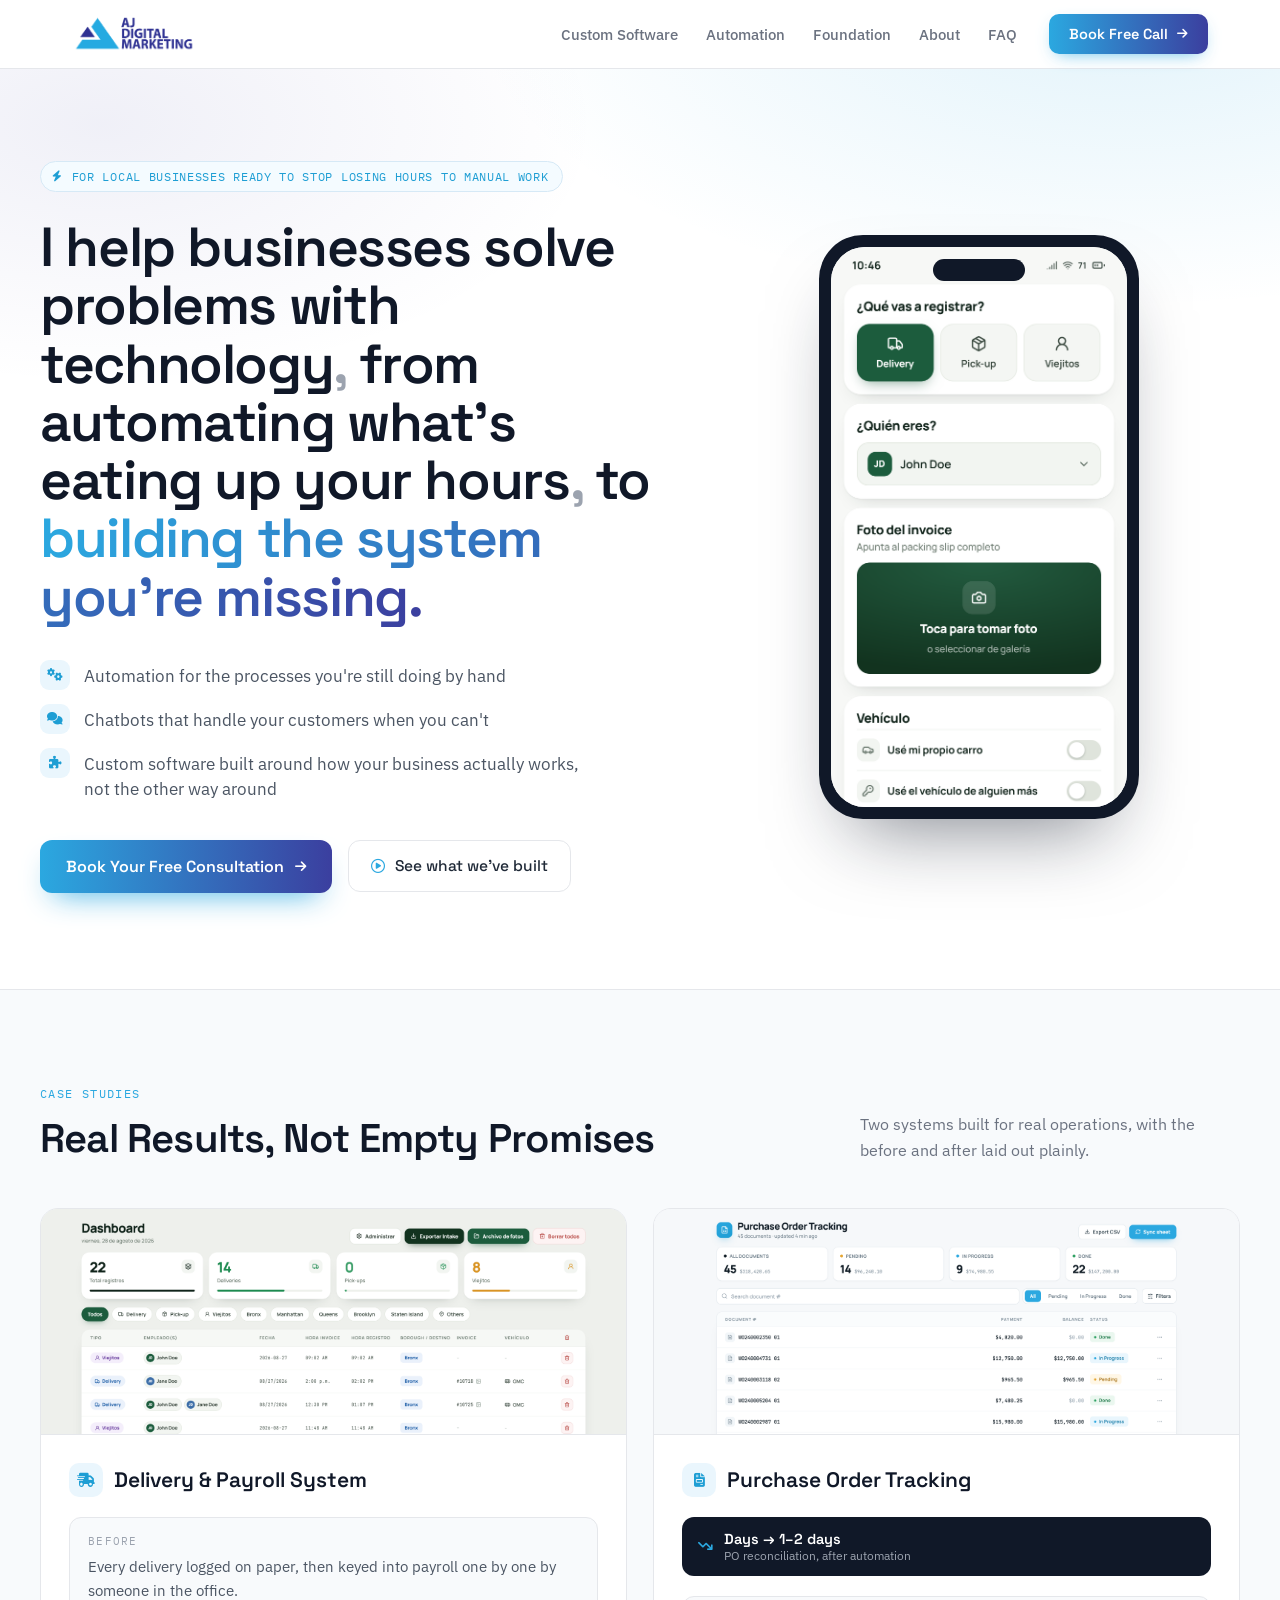
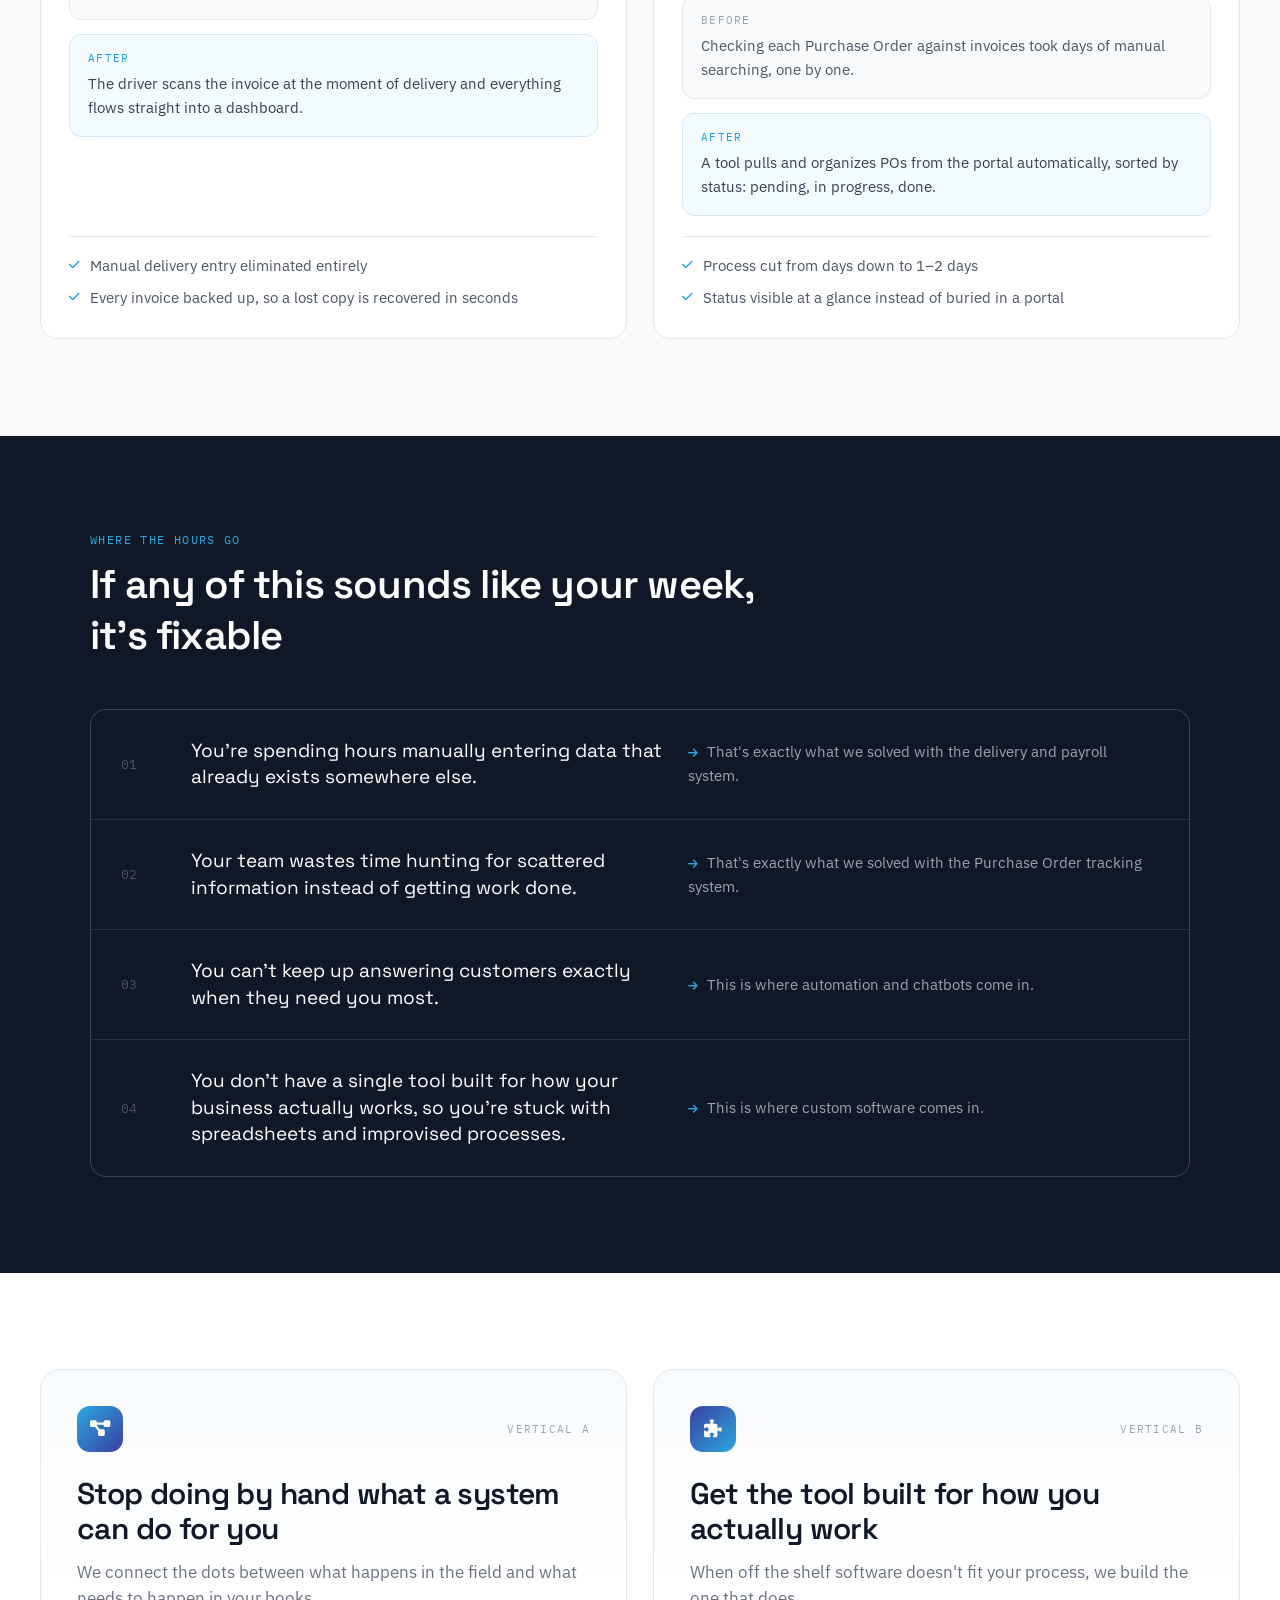
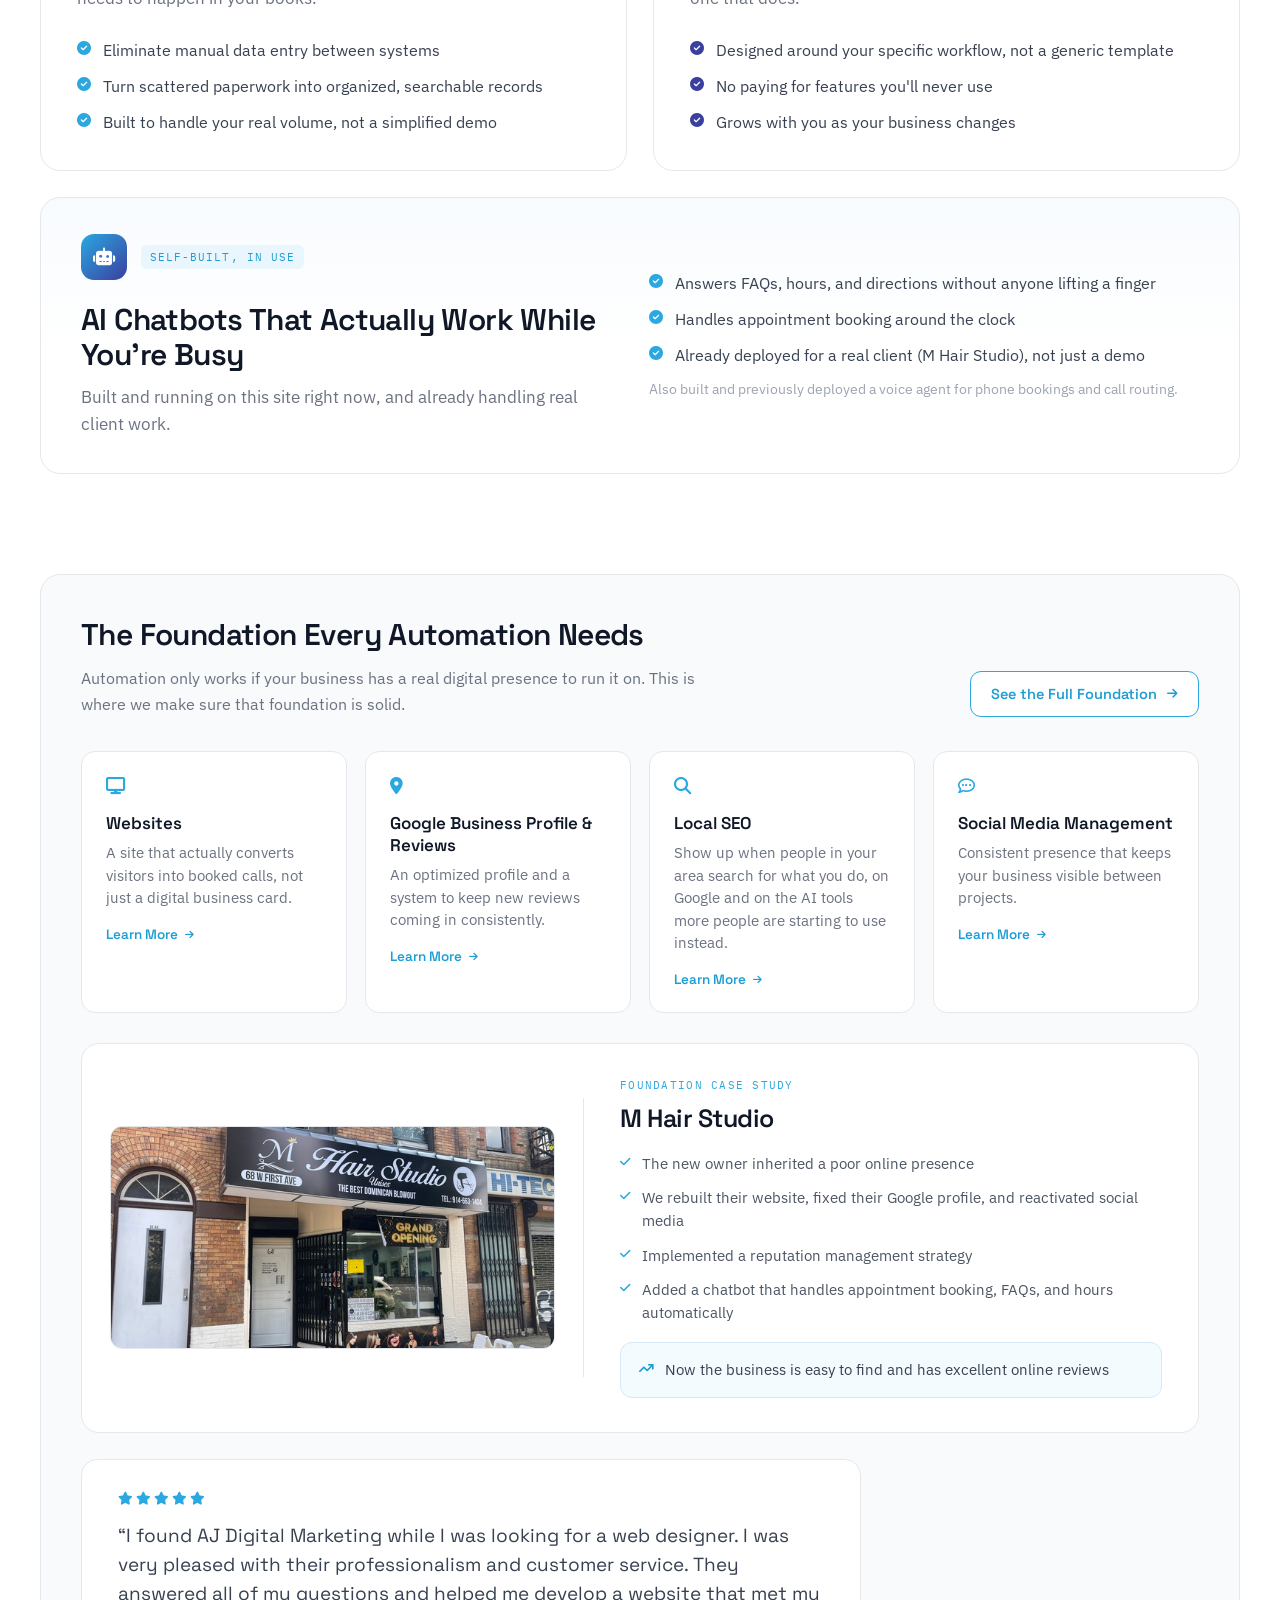
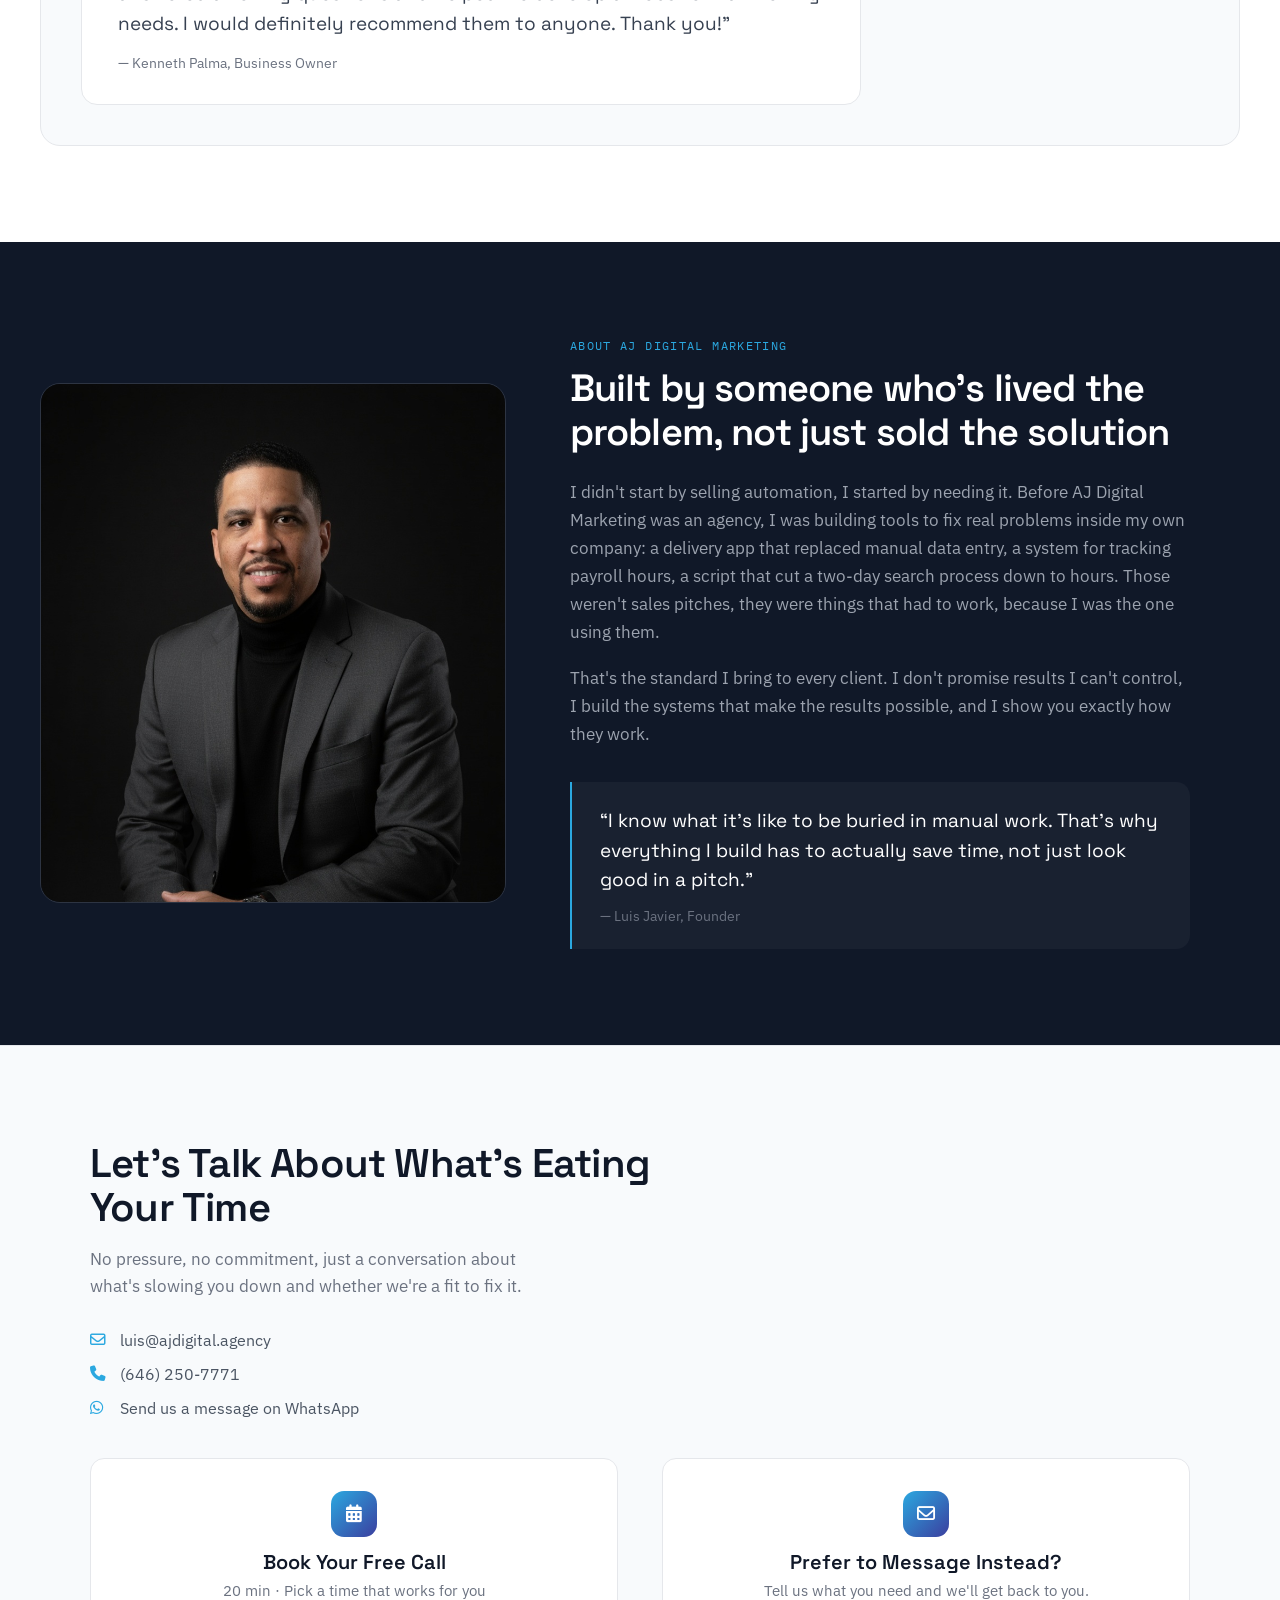
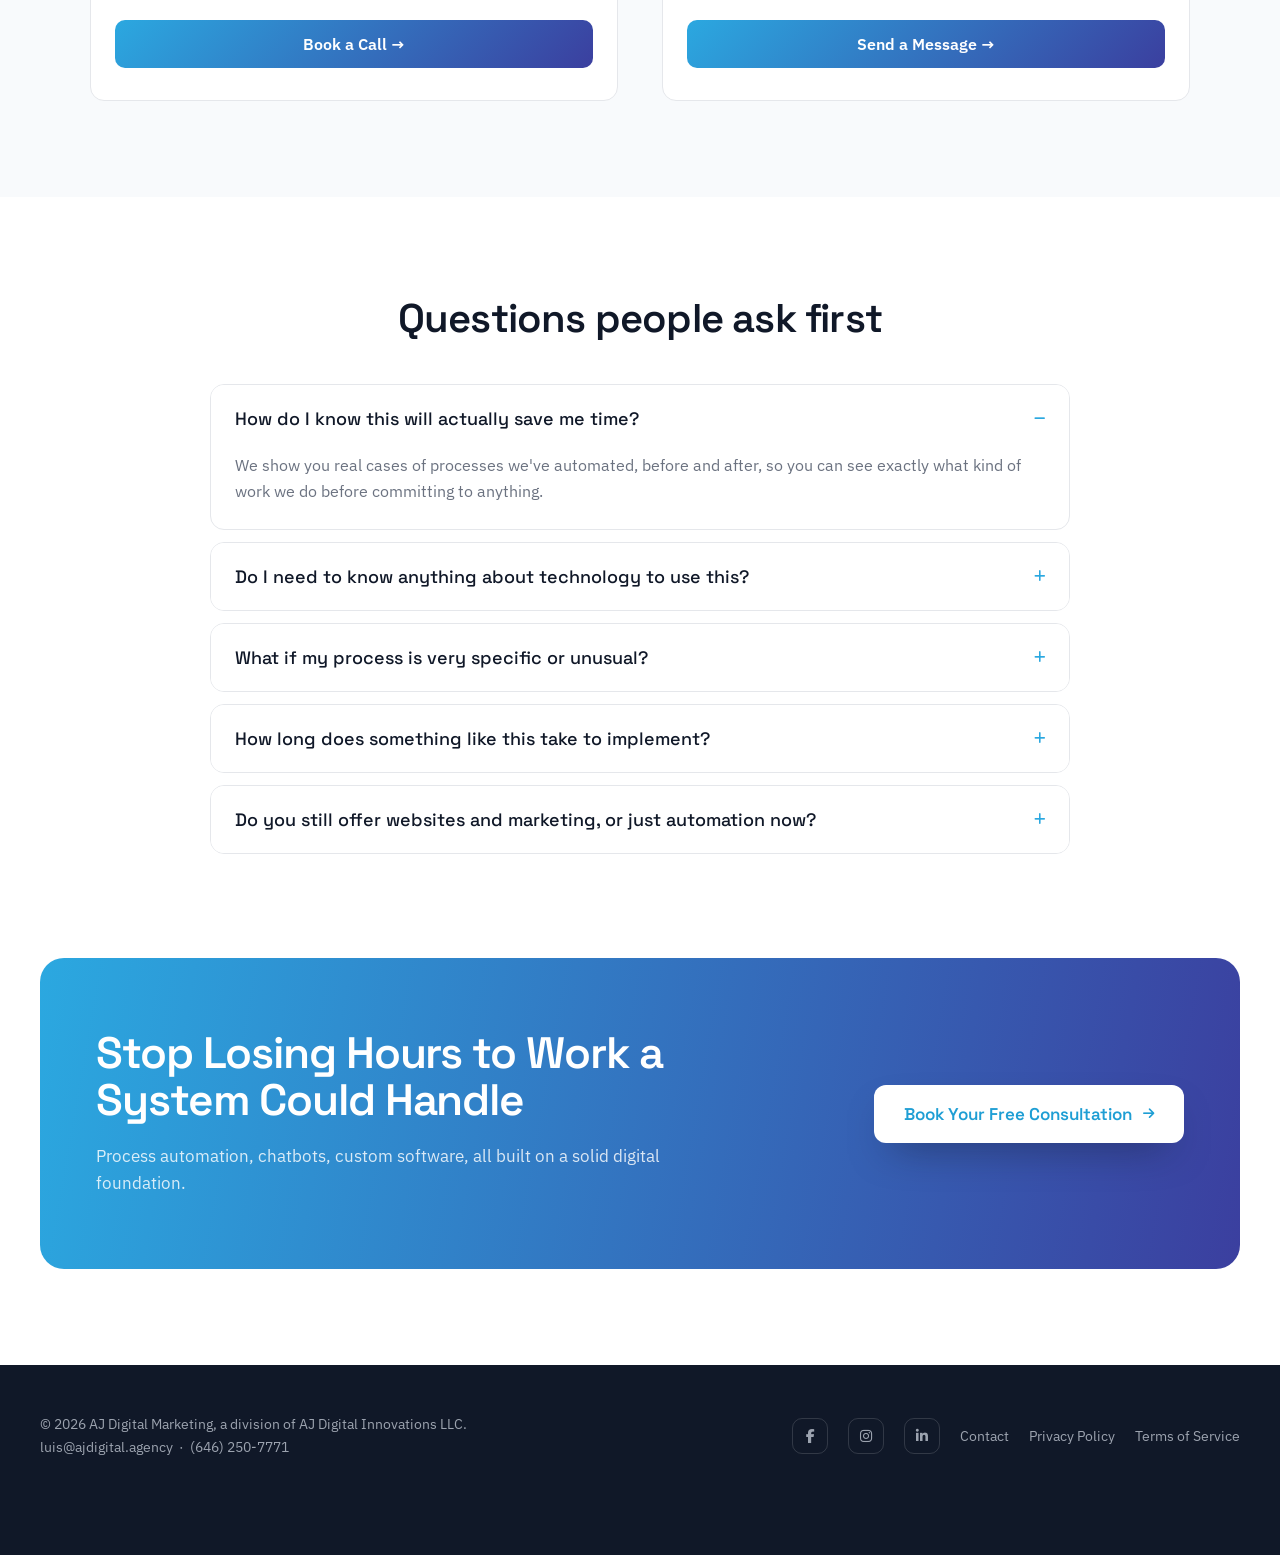
<file: project/index.html>
<!DOCTYPE html>
<html lang="en">
<head>
<meta charset="utf-8">
<meta name="viewport" content="width=device-width, initial-scale=1">
<title>AJ Digital Marketing — Automation, Chatbots &amp; Custom Software</title>
<meta name="description" content="Automation, AI chatbots, and custom software for local businesses ready to stop losing hours to manual work.">
<link rel="preconnect" href="https://fonts.googleapis.com" />
<link rel="preconnect" href="https://fonts.gstatic.com" crossorigin="" />
<link href="https://fonts.googleapis.com/css2?family=Space+Grotesk:wght@400;500;600;700&family=IBM+Plex+Sans:wght@400;500;600&family=IBM+Plex+Mono:wght@400;500&display=swap" rel="stylesheet" />
<link href="https://cdnjs.cloudflare.com/ajax/libs/font-awesome/6.5.2/css/all.min.css" rel="stylesheet" />
<link rel="stylesheet" href="styles.css">
<style>
  body { margin: 0; background: #ffffff; }
  * { box-sizing: border-box; }
  html { scroll-behavior: smooth; }
  a { color: #1E9ED4; text-decoration: none; }
  a:hover { color: #3B3F9F; }
  section[id] { scroll-margin-top: 90px; }
  ::selection { background: #2BA8E0; color: #fff; }
</style>
<script type="application/ld+json">
{
  "@context": "https://schema.org",
  "@type": "Organization",
  "name": "AJ Digital Marketing",
  "alternateName": "AJ Digital Innovations LLC",
  "url": "https://ajdigital.agency",
  "logo": "https://ajdigital.agency/images/aj-logo.png",
  "description": "AJ Digital Marketing designs and builds automation systems, custom software, AI chatbots and voice agents, websites, and local SEO foundations for small businesses in the New York City area.",
  "founder": {
    "@type": "Person",
    "name": "Luis Javier",
    "jobTitle": "Founder"
  },
  "foundingDate": "2024",
  "email": "luis@ajdigital.agency",
  "telephone": "+16462507771",
  "sameAs": [
    "https://www.facebook.com/ajdigitalm",
    "https://www.instagram.com/ajdigitalm/",
    "https://www.linkedin.com/in/luisfjavier/"
  ]
}
</script>

<script type="application/ld+json">
{
  "@context": "https://schema.org",
  "@type": "ProfessionalService",
  "name": "AJ Digital Marketing",
  "image": "https://ajdigital.agency/images/aj-logo.png",
  "url": "https://ajdigital.agency",
  "telephone": "+16462507771",
  "email": "luis@ajdigital.agency",
  "areaServed": {
    "@type": "City",
    "name": "New York City, NY"
  },
  "hasOfferCatalog": {
    "@type": "OfferCatalog",
    "name": "Services",
    "itemListElement": [
      { "@type": "Offer", "itemOffered": { "@type": "Service", "name": "Business Process Automation" } },
      { "@type": "Offer", "itemOffered": { "@type": "Service", "name": "Custom Software Solutions" } },
      { "@type": "Offer", "itemOffered": { "@type": "Service", "name": "AI Chatbots & Voice Agents" } },
      { "@type": "Offer", "itemOffered": { "@type": "Service", "name": "Websites & Local SEO" } },
      { "@type": "Offer", "itemOffered": { "@type": "Service", "name": "Google Business Profile Management" } },
      { "@type": "Offer", "itemOffered": { "@type": "Service", "name": "Social Media Management" } }
    ]
  },
  "review": {
    "@type": "Review",
    "author": { "@type": "Person", "name": "Kenneth Palma" },
    "reviewRating": { "@type": "Rating", "ratingValue": "5", "bestRating": "5" },
    "reviewBody": "I found AJ Digital Marketing while I was looking for a web designer. I was very pleased with their professionalism and customer service. They answered all of my questions and helped me develop a website that met my needs. I would definitely recommend them to anyone. Thank you!"
  }
}
</script>

<script type="application/ld+json">
{
  "@context": "https://schema.org",
  "@type": "WebSite",
  "name": "AJ Digital Marketing",
  "url": "https://ajdigital.agency"
}
</script>

<script type="application/ld+json">
{
  "@context": "https://schema.org",
  "@type": "FAQPage",
  "mainEntity": [
    {
      "@type": "Question",
      "name": "How do I know this will actually save me time?",
      "acceptedAnswer": { "@type": "Answer", "text": "We show you real cases of processes we've automated, before and after, so you can see exactly what kind of work we do before committing to anything." }
    },
    {
      "@type": "Question",
      "name": "Do I need to know anything about technology to use this?",
      "acceptedAnswer": { "@type": "Answer", "text": "No. We build the tools so your team can use them without technical training. You focus on your business, we make sure it works." }
    },
    {
      "@type": "Question",
      "name": "What if my process is very specific or unusual?",
      "acceptedAnswer": { "@type": "Answer", "text": "That's exactly why we offer custom software in addition to standard automation. If a tool doesn't already exist for your exact problem, we build it." }
    },
    {
      "@type": "Question",
      "name": "How long does something like this take to implement?",
      "acceptedAnswer": { "@type": "Answer", "text": "It depends on the project. On the free call, we give you a real estimate based on what you actually need, not a generic answer." }
    },
    {
      "@type": "Question",
      "name": "Do you still offer websites and marketing, or just automation now?",
      "acceptedAnswer": { "@type": "Answer", "text": "Yes, we still offer websites, local SEO, and Google Business Profile management. In fact, they're the foundation that makes automation work well." }
    }
  ]
}
</script>
</head>
<body>
<div style="font-family: 'IBM Plex Sans', system-ui, sans-serif; color: #1f2937; background: #ffffff; overflow-x: clip;">

  <header style="position: sticky; top: 0; z-index: 50; background: rgba(255,255,255,0.88); backdrop-filter: blur(14px); border-bottom: 1px solid #e5e7eb;">
    <div style="max-width: 1200px; margin: 0 auto; padding: 14px 32px; display: flex; align-items: center; gap: 32px;">
      <a href="/" style="display: flex; align-items: center; gap: 10px; flex-shrink: 0;">
        <img src="images/aj-logo.png" alt="AJ Digital Marketing" style="height: 38px; width: auto; display: block;" />
      </a>
      <nav style="display: flex; align-items: center; gap: 28px; margin-left: auto; font-size: 14.5px; font-weight: 500; color: #6b7280;">
        <a href="#results" class="nav-link" style="color: #6b7280;">Custom Software</a>
        <a href="#automation" class="nav-link" style="color: #6b7280;">Automation</a>
        <a href="#foundation" class="nav-link" style="color: #6b7280;">Foundation</a>
        <a href="#about" class="nav-link" style="color: #6b7280;">About</a>
        <a href="#faq" class="nav-link" style="color: #6b7280;">FAQ</a>
      </nav>
      <a href="contact.html#book" class="btn-nav-cta" style="flex-shrink: 0; display: inline-flex; align-items: center; gap: 9px; padding: 11px 20px; border-radius: 10px; background: linear-gradient(90deg, #2BA8E0 0%, #3B3F9F 100%); color: #fff; font-family: 'Space Grotesk', sans-serif; font-weight: 600; font-size: 14.5px; box-shadow: 0 6px 18px -8px rgba(43,168,224,0.85); transition: transform .18s ease, box-shadow .18s ease;">
        Book Free Call<i class="fa-solid fa-arrow-right" style="font-size: 12px;"></i>
      </a>
      <button id="mobile-menu-toggle" aria-label="Open menu" aria-expanded="false" style="display: none; background: none; border: none; cursor: pointer; padding: 8px; margin-left: auto;">
        <svg width="24" height="24" viewBox="0 0 24 24" fill="none" stroke="#101828" stroke-width="2" stroke-linecap="round" stroke-linejoin="round">
          <line x1="3" y1="6" x2="21" y2="6"></line>
          <line x1="3" y1="12" x2="21" y2="12"></line>
          <line x1="3" y1="18" x2="21" y2="18"></line>
        </svg>
      </button>
    </div>
  </header>

  <div id="mobile-menu-panel" style="display: none; position: fixed; top: 0; left: 0; right: 0; bottom: 0; z-index: 100; background: #fff; padding: 24px 32px;">
    <div style="display: flex; justify-content: flex-end; margin-bottom: 24px;">
      <button id="mobile-menu-close" aria-label="Close menu" style="background: none; border: none; cursor: pointer; padding: 8px;">
        <svg width="24" height="24" viewBox="0 0 24 24" fill="none" stroke="#101828" stroke-width="2" stroke-linecap="round" stroke-linejoin="round">
          <line x1="18" y1="6" x2="6" y2="18"></line>
          <line x1="6" y1="6" x2="18" y2="18"></line>
        </svg>
      </button>
    </div>
    <nav style="display: flex; flex-direction: column; gap: 28px; font-size: 20px; font-weight: 600; color: #101828;">
      <a href="#results" style="color: #101828;">Custom Software</a>
      <a href="#automation" style="color: #101828;">Automation</a>
      <a href="#foundation" style="color: #101828;">Foundation</a>
      <a href="#about" style="color: #101828;">About</a>
      <a href="#faq" style="color: #101828;">FAQ</a>
      <a href="contact.html#book" style="margin-top: 12px; background: linear-gradient(135deg, #2BA8E0, #3B3F9F); color: #fff; padding: 14px 20px; border-radius: 10px; text-align: center;">Book Free Call</a>
    </nav>
  </div>

  <section id="top" style="position: relative; padding: 92px 32px 96px; background: radial-gradient(1100px 520px at 88% -8%, rgba(43,168,224,0.14), transparent 60%), radial-gradient(800px 420px at 8% 6%, rgba(59,63,159,0.08), transparent 62%), #ffffff;">
    <div class="grid-2col" style="max-width: 1200px; margin: 0 auto; display: grid; grid-template-columns: 1.08fr 0.92fr; gap: 64px; align-items: center;">
      <div>
        <div style="display: inline-flex; align-items: center; gap: 9px; padding: 7px 14px 7px 11px; border: 1px solid #d6e9f6; background: #f4fbff; border-radius: 999px; font-family: 'IBM Plex Mono', monospace; font-size: 11.5px; letter-spacing: 0.06em; text-transform: uppercase; color: #1E9ED4;">
          <i class="fa-solid fa-bolt" style="font-size: 11px;"></i>For local businesses ready to stop losing hours to manual work
        </div>
        <h1 style="font-family: 'Space Grotesk', sans-serif; font-weight: 600; font-size: 55px; line-height: 1.06; letter-spacing: -0.025em; margin: 26px 0 0; color: #101828; text-wrap: pretty;">
          I help businesses solve problems with technology<span style="color: #9ca3af;">,</span> from automating what's eating up your hours<span style="color: #9ca3af;">,</span> to <span style="background: linear-gradient(90deg, #2BA8E0 0%, #3B3F9F 100%); -webkit-background-clip: text; background-clip: text; -webkit-text-fill-color: transparent;">building the system you're missing.</span>
        </h1>
        <div style="display: flex; flex-direction: column; gap: 14px; margin: 34px 0 0; max-width: 560px;">
          <div style="display: flex; gap: 14px; align-items: flex-start;">
            <span style="flex-shrink: 0; width: 30px; height: 30px; border-radius: 9px; background: #eaf6fd; color: #1E9ED4; display: grid; place-items: center; font-size: 12.5px;"><i class="fa-solid fa-gears"></i></span>
            <p style="margin: 4px 0 0; font-size: 16.5px; line-height: 1.5; color: #4b5563;">Automation for the processes you're still doing by hand</p>
          </div>
          <div style="display: flex; gap: 14px; align-items: flex-start;">
            <span style="flex-shrink: 0; width: 30px; height: 30px; border-radius: 9px; background: #eaf6fd; color: #1E9ED4; display: grid; place-items: center; font-size: 12.5px;"><i class="fa-solid fa-comments"></i></span>
            <p style="margin: 4px 0 0; font-size: 16.5px; line-height: 1.5; color: #4b5563;">Chatbots that handle your customers when you can't</p>
          </div>
          <div style="display: flex; gap: 14px; align-items: flex-start;">
            <span style="flex-shrink: 0; width: 30px; height: 30px; border-radius: 9px; background: #eaf6fd; color: #1E9ED4; display: grid; place-items: center; font-size: 12.5px;"><i class="fa-solid fa-puzzle-piece"></i></span>
            <p style="margin: 4px 0 0; font-size: 16.5px; line-height: 1.5; color: #4b5563;">Custom software built around how your business actually works, not the other way around</p>
          </div>
        </div>
        <div style="display: flex; align-items: center; gap: 16px; margin-top: 38px; flex-wrap: wrap;">
          <a href="contact.html#book" class="btn-hero-primary" style="display: inline-flex; align-items: center; gap: 11px; padding: 16px 26px; border-radius: 12px; background: linear-gradient(90deg, #2BA8E0 0%, #3B3F9F 100%); color: #fff; font-family: 'Space Grotesk', sans-serif; font-weight: 600; font-size: 16px; box-shadow: 0 14px 30px -14px rgba(43,168,224,0.95); transition: transform .18s ease, box-shadow .18s ease;">
            Book Your Free Consultation<i class="fa-solid fa-arrow-right" style="font-size: 13px;"></i>
          </a>
          <a href="#results" class="btn-hero-secondary" style="display: inline-flex; align-items: center; gap: 10px; padding: 15px 22px; border-radius: 12px; border: 1px solid #e5e7eb; background: #fff; color: #1f2937; font-family: 'Space Grotesk', sans-serif; font-weight: 500; font-size: 15.5px; transition: border-color .18s ease, background .18s ease;">
            <i class="fa-regular fa-circle-play" style="color: #2BA8E0; font-size: 14px;"></i>See what we've built
          </a>
        </div>
      </div>
      <div style="display: flex; justify-content: center;">
        <div style="width: 320px; padding: 12px; border-radius: 44px; background: #101828; box-shadow: 0 40px 80px -34px rgba(16,24,40,0.55);">
          <div style="position: relative; border-radius: 34px; overflow: hidden; background: #fff;">
            <div style="position: absolute; top: 12px; left: 50%; transform: translateX(-50%); width: 92px; height: 22px; border-radius: 999px; background: #101828; z-index: 2;"></div>
            <img src="images/driver-scan-app-crop.png" alt="Driver scan app: delivery intake screen" class="img-hero-phone" style="display: block; width: 100%; height: 560px; object-fit: cover; object-position: center top;" />
          </div>
        </div>
      </div>
    </div>
  </section>

  <section id="results" style="padding: 96px 32px; background: #f8fafc; border-top: 1px solid #e5e7eb; border-bottom: 1px solid #e5e7eb;">
    <div style="max-width: 1200px; margin: 0 auto;">
      <div style="display: flex; align-items: flex-end; justify-content: space-between; gap: 40px; flex-wrap: wrap;">
        <div>
          <div style="font-family: 'IBM Plex Mono', monospace; font-size: 11.5px; letter-spacing: 0.12em; text-transform: uppercase; color: #2BA8E0;">Case studies</div>
          <h2 style="font-family: 'Space Grotesk', sans-serif; font-weight: 600; font-size: 40px; letter-spacing: -0.02em; margin: 12px 0 0; color: #101828;">Real Results, Not Empty Promises</h2>
        </div>
        <p style="max-width: 380px; margin: 0; font-size: 15.5px; line-height: 1.65; color: #6b7280;">Two systems built for real operations, with the before and after laid out plainly.</p>
      </div>

      <div class="grid-2col" style="display: grid; grid-template-columns: repeat(2, 1fr); gap: 26px; margin-top: 44px;">
        <article style="background: #fff; border: 1px solid #e5e7eb; border-radius: 18px; overflow: hidden; display: flex; flex-direction: column;">
          <div style="aspect-ratio: 3156 / 1215; border-bottom: 1px solid #e5e7eb; background: #eef2ef;">
            <img src="images/delivery-dashboard-crop.png" alt="Delivery and payroll dashboard" style="display: block; width: 100%; height: 100%; object-fit: contain;" />
          </div>
          <div style="padding: 28px; display: flex; flex-direction: column; gap: 20px; flex: 1;">
            <div style="display: flex; align-items: center; gap: 11px;">
              <span style="width: 34px; height: 34px; border-radius: 10px; background: #eaf6fd; color: #1E9ED4; display: grid; place-items: center; font-size: 14px;"><i class="fa-solid fa-truck-fast"></i></span>
              <h3 style="font-family: 'Space Grotesk', sans-serif; font-weight: 600; font-size: 21px; margin: 0; color: #101828;">Delivery &amp; Payroll System</h3>
            </div>
            <div style="display: grid; gap: 14px;">
              <div style="padding: 16px 18px; border-radius: 12px; background: #f8fafc; border: 1px solid #e5e7eb;">
                <div style="font-family: 'IBM Plex Mono', monospace; font-size: 10.5px; letter-spacing: 0.12em; text-transform: uppercase; color: #9ca3af; margin-bottom: 7px;">Before</div>
                <p style="margin: 0; font-size: 15px; line-height: 1.6; color: #4b5563;">Every delivery logged on paper, then keyed into payroll one by one by someone in the office.</p>
              </div>
              <div style="padding: 16px 18px; border-radius: 12px; background: #f4fbff; border: 1px solid #d6e9f6;">
                <div style="font-family: 'IBM Plex Mono', monospace; font-size: 10.5px; letter-spacing: 0.12em; text-transform: uppercase; color: #1E9ED4; margin-bottom: 7px;">After</div>
                <p style="margin: 0; font-size: 15px; line-height: 1.6; color: #374151;">The driver scans the invoice at the moment of delivery and everything flows straight into a dashboard.</p>
              </div>
            </div>
            <div style="margin-top: auto; display: grid; gap: 10px; border-top: 1px solid #e5e7eb; padding-top: 18px;">
              <div style="display: flex; gap: 10px; font-size: 14.5px; color: #4b5563; line-height: 1.55;"><i class="fa-solid fa-check" style="color: #2BA8E0; font-size: 12px; margin-top: 4px;"></i>Manual delivery entry eliminated entirely</div>
              <div style="display: flex; gap: 10px; font-size: 14.5px; color: #4b5563; line-height: 1.55;"><i class="fa-solid fa-check" style="color: #2BA8E0; font-size: 12px; margin-top: 4px;"></i>Every invoice backed up, so a lost copy is recovered in seconds</div>
            </div>
          </div>
        </article>

        <article style="background: #fff; border: 1px solid #e5e7eb; border-radius: 18px; overflow: hidden; display: flex; flex-direction: column;">
          <div style="aspect-ratio: 3156 / 1215; border-bottom: 1px solid #e5e7eb; background: #f5f7fa;">
            <img src="images/po-tracker-crop.png" alt="Purchase Order tracking tool" style="display: block; width: 100%; height: 100%; object-fit: contain;" />
          </div>
          <div style="padding: 28px; display: flex; flex-direction: column; gap: 20px; flex: 1;">
            <div style="display: flex; align-items: center; gap: 11px;">
              <span style="width: 34px; height: 34px; border-radius: 10px; background: #eaf6fd; color: #1E9ED4; display: grid; place-items: center; font-size: 14px;"><i class="fa-solid fa-file-invoice"></i></span>
              <h3 style="font-family: 'Space Grotesk', sans-serif; font-weight: 600; font-size: 21px; margin: 0; color: #101828;">Purchase Order Tracking</h3>
            </div>
            <div style="display: flex; align-items: center; gap: 11px; padding: 13px 16px; border-radius: 12px; background: #101828;">
              <i class="fa-solid fa-arrow-trend-down" style="color: #2BA8E0; font-size: 13px;"></i>
              <div>
                <div style="font-family: 'Space Grotesk', sans-serif; font-weight: 600; font-size: 14.5px; color: #fff;">Days &rarr; 1–2 days</div>
                <div style="font-size: 12px; color: #9ca3af;">PO reconciliation, after automation</div>
              </div>
            </div>
            <div style="display: grid; gap: 14px;">
              <div style="padding: 16px 18px; border-radius: 12px; background: #f8fafc; border: 1px solid #e5e7eb;">
                <div style="font-family: 'IBM Plex Mono', monospace; font-size: 10.5px; letter-spacing: 0.12em; text-transform: uppercase; color: #9ca3af; margin-bottom: 7px;">Before</div>
                <p style="margin: 0; font-size: 15px; line-height: 1.6; color: #4b5563;">Checking each Purchase Order against invoices took days of manual searching, one by one.</p>
              </div>
              <div style="padding: 16px 18px; border-radius: 12px; background: #f4fbff; border: 1px solid #d6e9f6;">
                <div style="font-family: 'IBM Plex Mono', monospace; font-size: 10.5px; letter-spacing: 0.12em; text-transform: uppercase; color: #1E9ED4; margin-bottom: 7px;">After</div>
                <p style="margin: 0; font-size: 15px; line-height: 1.6; color: #374151;">A tool pulls and organizes POs from the portal automatically, sorted by status: pending, in progress, done.</p>
              </div>
            </div>
            <div style="margin-top: auto; display: grid; gap: 10px; border-top: 1px solid #e5e7eb; padding-top: 18px;">
              <div style="display: flex; gap: 10px; font-size: 14.5px; color: #4b5563; line-height: 1.55;"><i class="fa-solid fa-check" style="color: #2BA8E0; font-size: 12px; margin-top: 4px;"></i>Process cut from days down to 1–2 days</div>
              <div style="display: flex; gap: 10px; font-size: 14.5px; color: #4b5563; line-height: 1.55;"><i class="fa-solid fa-check" style="color: #2BA8E0; font-size: 12px; margin-top: 4px;"></i>Status visible at a glance instead of buried in a portal</div>
            </div>
          </div>
        </article>
      </div>
    </div>
  </section>

  <section style="padding: 96px 32px; background: #101828; color: #fff;">
    <div style="max-width: 1100px; margin: 0 auto;">
      <div style="font-family: 'IBM Plex Mono', monospace; font-size: 11.5px; letter-spacing: 0.12em; text-transform: uppercase; color: #2BA8E0;">Where the hours go</div>
      <h2 style="font-family: 'Space Grotesk', sans-serif; font-weight: 600; font-size: 40px; letter-spacing: -0.02em; margin: 12px 0 48px; color: #fff; max-width: 760px; text-wrap: pretty;">If any of this sounds like your week, it's fixable</h2>

      <div style="display: grid; gap: 1px; background: rgba(255,255,255,0.1); border: 1px solid rgba(255,255,255,0.1); border-radius: 16px; overflow: hidden;">
        <div class="grid-numrow" style="background: #101828; padding: 28px 30px; display: grid; grid-template-columns: 44px 1fr 1fr; gap: 26px; align-items: center;">
          <span style="font-family: 'IBM Plex Mono', monospace; font-size: 13px; color: #4b5563;">01</span>
          <p style="margin: 0; font-family: 'Space Grotesk', sans-serif; font-size: 19px; line-height: 1.4; color: #fff;">You're spending hours manually entering data that already exists somewhere else.</p>
          <p style="margin: 0; font-size: 15px; line-height: 1.6; color: #9ca3af;"><i class="fa-solid fa-arrow-right" style="color: #2BA8E0; font-size: 11px; margin-right: 9px;"></i>That's exactly what we solved with the delivery and payroll system.</p>
        </div>
        <div class="grid-numrow" style="background: #101828; padding: 28px 30px; display: grid; grid-template-columns: 44px 1fr 1fr; gap: 26px; align-items: center;">
          <span style="font-family: 'IBM Plex Mono', monospace; font-size: 13px; color: #4b5563;">02</span>
          <p style="margin: 0; font-family: 'Space Grotesk', sans-serif; font-size: 19px; line-height: 1.4; color: #fff;">Your team wastes time hunting for scattered information instead of getting work done.</p>
          <p style="margin: 0; font-size: 15px; line-height: 1.6; color: #9ca3af;"><i class="fa-solid fa-arrow-right" style="color: #2BA8E0; font-size: 11px; margin-right: 9px;"></i>That's exactly what we solved with the Purchase Order tracking system.</p>
        </div>
        <div class="grid-numrow" style="background: #101828; padding: 28px 30px; display: grid; grid-template-columns: 44px 1fr 1fr; gap: 26px; align-items: center;">
          <span style="font-family: 'IBM Plex Mono', monospace; font-size: 13px; color: #4b5563;">03</span>
          <p style="margin: 0; font-family: 'Space Grotesk', sans-serif; font-size: 19px; line-height: 1.4; color: #fff;">You can't keep up answering customers exactly when they need you most.</p>
          <p style="margin: 0; font-size: 15px; line-height: 1.6; color: #9ca3af;"><i class="fa-solid fa-arrow-right" style="color: #2BA8E0; font-size: 11px; margin-right: 9px;"></i>This is where automation and chatbots come in.</p>
        </div>
        <div class="grid-numrow" style="background: #101828; padding: 28px 30px; display: grid; grid-template-columns: 44px 1fr 1fr; gap: 26px; align-items: center;">
          <span style="font-family: 'IBM Plex Mono', monospace; font-size: 13px; color: #4b5563;">04</span>
          <p style="margin: 0; font-family: 'Space Grotesk', sans-serif; font-size: 19px; line-height: 1.4; color: #fff;">You don't have a single tool built for how your business actually works, so you're stuck with spreadsheets and improvised processes.</p>
          <p style="margin: 0; font-size: 15px; line-height: 1.6; color: #9ca3af;"><i class="fa-solid fa-arrow-right" style="color: #2BA8E0; font-size: 11px; margin-right: 9px;"></i>This is where custom software comes in.</p>
        </div>
      </div>
    </div>
  </section>

  <section id="automation" style="padding: 96px 32px 40px; background: #ffffff;">
    <div style="max-width: 1200px; margin: 0 auto;">
      <div class="grid-2col" style="display: grid; grid-template-columns: repeat(2, 1fr); gap: 26px; align-items: start;">
        <div style="border: 1px solid #e5e7eb; border-radius: 20px; padding: 36px; background: linear-gradient(180deg, #f8fbfe 0%, #ffffff 55%);">
          <div style="display: flex; align-items: center; justify-content: space-between; gap: 16px;">
            <span style="width: 46px; height: 46px; border-radius: 13px; background: linear-gradient(135deg, #2BA8E0 0%, #3B3F9F 100%); color: #fff; display: grid; place-items: center; font-size: 18px;"><i class="fa-solid fa-diagram-project"></i></span>
            <span style="font-family: 'IBM Plex Mono', monospace; font-size: 10.5px; letter-spacing: 0.12em; text-transform: uppercase; color: #9ca3af;">Vertical A</span>
          </div>
          <h3 style="font-family: 'Space Grotesk', sans-serif; font-weight: 600; font-size: 30px; line-height: 1.18; letter-spacing: -0.02em; margin: 24px 0 12px; color: #101828;">Stop doing by hand what a system can do for you</h3>
          <p style="margin: 0; font-size: 16.5px; line-height: 1.6; color: #6b7280;">We connect the dots between what happens in the field and what needs to happen in your books.</p>
          <div style="display: grid; gap: 12px; margin-top: 26px;">
            <div style="display: flex; gap: 12px; font-size: 15.5px; line-height: 1.55; color: #374151;"><i class="fa-solid fa-circle-check" style="color: #2BA8E0; font-size: 14px; margin-top: 3px;"></i>Eliminate manual data entry between systems</div>
            <div style="display: flex; gap: 12px; font-size: 15.5px; line-height: 1.55; color: #374151;"><i class="fa-solid fa-circle-check" style="color: #2BA8E0; font-size: 14px; margin-top: 3px;"></i>Turn scattered paperwork into organized, searchable records</div>
            <div style="display: flex; gap: 12px; font-size: 15.5px; line-height: 1.55; color: #374151;"><i class="fa-solid fa-circle-check" style="color: #2BA8E0; font-size: 14px; margin-top: 3px;"></i>Built to handle your real volume, not a simplified demo</div>
          </div>
        </div>

        <div id="software" style="border: 1px solid #e5e7eb; border-radius: 20px; padding: 36px; background: linear-gradient(180deg, #f8fbfe 0%, #ffffff 55%);">
          <div style="display: flex; align-items: center; justify-content: space-between; gap: 16px;">
            <span style="width: 46px; height: 46px; border-radius: 13px; background: linear-gradient(135deg, #3B3F9F 0%, #2BA8E0 100%); color: #fff; display: grid; place-items: center; font-size: 18px;"><i class="fa-solid fa-puzzle-piece"></i></span>
            <span style="font-family: 'IBM Plex Mono', monospace; font-size: 10.5px; letter-spacing: 0.12em; text-transform: uppercase; color: #9ca3af;">Vertical B</span>
          </div>
          <h3 style="font-family: 'Space Grotesk', sans-serif; font-weight: 600; font-size: 30px; line-height: 1.18; letter-spacing: -0.02em; margin: 24px 0 12px; color: #101828;">Get the tool built for how you actually work</h3>
          <p style="margin: 0; font-size: 16.5px; line-height: 1.6; color: #6b7280;">When off the shelf software doesn't fit your process, we build the one that does.</p>
          <div style="display: grid; gap: 12px; margin-top: 26px;">
            <div style="display: flex; gap: 12px; font-size: 15.5px; line-height: 1.55; color: #374151;"><i class="fa-solid fa-circle-check" style="color: #3B3F9F; font-size: 14px; margin-top: 3px;"></i>Designed around your specific workflow, not a generic template</div>
            <div style="display: flex; gap: 12px; font-size: 15.5px; line-height: 1.55; color: #374151;"><i class="fa-solid fa-circle-check" style="color: #3B3F9F; font-size: 14px; margin-top: 3px;"></i>No paying for features you'll never use</div>
            <div style="display: flex; gap: 12px; font-size: 15.5px; line-height: 1.55; color: #374151;"><i class="fa-solid fa-circle-check" style="color: #3B3F9F; font-size: 14px; margin-top: 3px;"></i>Grows with you as your business changes</div>
          </div>
        </div>
      </div>

      <div id="chatbots" class="grid-2col" style="margin-top: 26px; border: 1px solid #e5e7eb; border-radius: 20px; padding: 36px 40px; background: linear-gradient(180deg, #f8fbfe 0%, #ffffff 55%); display: grid; grid-template-columns: 1fr 1.05fr; gap: 44px; align-items: center;">
        <div>
          <div style="display: flex; align-items: center; gap: 14px;">
            <span style="width: 46px; height: 46px; border-radius: 13px; background: linear-gradient(135deg, #2BA8E0 0%, #3B3F9F 100%); color: #fff; display: grid; place-items: center; font-size: 18px; flex-shrink: 0;"><i class="fa-solid fa-robot"></i></span>
            <span style="font-family: 'IBM Plex Mono', monospace; font-size: 10.5px; letter-spacing: 0.1em; text-transform: uppercase; padding: 5px 9px; border-radius: 6px; background: #eaf6fd; color: #1E9ED4;">Self-built, in use</span>
          </div>
          <h3 style="font-family: 'Space Grotesk', sans-serif; font-weight: 600; font-size: 30px; line-height: 1.18; letter-spacing: -0.02em; margin: 22px 0 12px; color: #101828;">AI Chatbots That Actually Work While You're Busy</h3>
          <p style="margin: 0; font-size: 16.5px; line-height: 1.6; color: #6b7280;">Built and running on this site right now, and already handling real client work.</p>
        </div>
        <div style="display: grid; gap: 12px;">
          <div style="display: flex; gap: 12px; font-size: 15.5px; line-height: 1.55; color: #374151;"><i class="fa-solid fa-circle-check" style="color: #2BA8E0; font-size: 14px; margin-top: 3px;"></i>Answers FAQs, hours, and directions without anyone lifting a finger</div>
          <div style="display: flex; gap: 12px; font-size: 15.5px; line-height: 1.55; color: #374151;"><i class="fa-solid fa-circle-check" style="color: #2BA8E0; font-size: 14px; margin-top: 3px;"></i>Handles appointment booking around the clock</div>
          <div style="display: flex; gap: 12px; font-size: 15.5px; line-height: 1.55; color: #374151;"><i class="fa-solid fa-circle-check" style="color: #2BA8E0; font-size: 14px; margin-top: 3px;"></i>Already deployed for a real client (M Hair Studio), not just a demo</div>
          <p style="margin: 0; font-size: 13.5px; line-height: 1.5; color: #9ca3af;">Also built and previously deployed a voice agent for phone bookings and call routing.</p>
        </div>
      </div>
    </div>
  </section>

  <section id="foundation" style="padding: 60px 32px 96px; background: #ffffff;">
    <div style="max-width: 1200px; margin: 0 auto; border: 1px solid #e5e7eb; border-radius: 20px; padding: 40px; background: #f8fafc;">
      <div style="display: flex; align-items: flex-end; justify-content: space-between; gap: 40px; flex-wrap: wrap;">
        <div style="max-width: 640px;">
          <h2 style="font-family: 'Space Grotesk', sans-serif; font-weight: 600; font-size: 30px; letter-spacing: -0.02em; margin: 0; color: #101828;">The Foundation Every Automation Needs</h2>
          <p style="margin: 12px 0 0; font-size: 16px; line-height: 1.6; color: #6b7280;">Automation only works if your business has a real digital presence to run it on. This is where we make sure that foundation is solid.</p>
        </div>
        <a href="services.html" class="btn-outline-accent" style="display: inline-flex; align-items: center; gap: 10px; padding: 13px 20px; border-radius: 11px; border: 1px solid #2BA8E0; background: #fff; color: #1E9ED4; font-family: 'Space Grotesk', sans-serif; font-weight: 600; font-size: 14.5px; transition: background .18s ease, color .18s ease;">See the Full Foundation<i class="fa-solid fa-arrow-right" style="font-size: 12px;"></i></a>
      </div>
      <div class="grid-4col" style="display: grid; grid-template-columns: repeat(4, 1fr); gap: 18px; margin-top: 34px;">
        <a href="services.html#websites" class="foundation-card" style="display: block; background: #fff; border: 1px solid #e5e7eb; border-radius: 14px; padding: 24px; transition: border-color .18s ease, transform .18s ease;">
          <i class="fa-solid fa-display" style="color: #2BA8E0; font-size: 17px;"></i>
          <h4 style="font-family: 'Space Grotesk', sans-serif; font-weight: 600; font-size: 17px; margin: 16px 0 8px; color: #101828;">Websites</h4>
          <p style="margin: 0; font-size: 14.5px; line-height: 1.55; color: #6b7280;">A site that actually converts visitors into booked calls, not just a digital business card.</p>
          <span style="display: inline-flex; align-items: center; gap: 7px; margin-top: 16px; font-family: 'Space Grotesk', sans-serif; font-weight: 600; font-size: 13.5px; color: #1E9ED4;">Learn More<i class="fa-solid fa-arrow-right" style="font-size: 10px;"></i></span>
        </a>
        <a href="services.html#google-business-profile" class="foundation-card" style="display: block; background: #fff; border: 1px solid #e5e7eb; border-radius: 14px; padding: 24px; transition: border-color .18s ease, transform .18s ease;">
          <i class="fa-solid fa-location-dot" style="color: #2BA8E0; font-size: 17px;"></i>
          <h4 style="font-family: 'Space Grotesk', sans-serif; font-weight: 600; font-size: 17px; margin: 16px 0 8px; color: #101828;">Google Business Profile &amp; Reviews</h4>
          <p style="margin: 0; font-size: 14.5px; line-height: 1.55; color: #6b7280;">An optimized profile and a system to keep new reviews coming in consistently.</p>
          <span style="display: inline-flex; align-items: center; gap: 7px; margin-top: 16px; font-family: 'Space Grotesk', sans-serif; font-weight: 600; font-size: 13.5px; color: #1E9ED4;">Learn More<i class="fa-solid fa-arrow-right" style="font-size: 10px;"></i></span>
        </a>
        <a href="services.html#local-seo" class="foundation-card" style="display: block; background: #fff; border: 1px solid #e5e7eb; border-radius: 14px; padding: 24px; transition: border-color .18s ease, transform .18s ease;">
          <i class="fa-solid fa-magnifying-glass" style="color: #2BA8E0; font-size: 17px;"></i>
          <h4 style="font-family: 'Space Grotesk', sans-serif; font-weight: 600; font-size: 17px; margin: 16px 0 8px; color: #101828;">Local SEO</h4>
          <p style="margin: 0; font-size: 14.5px; line-height: 1.55; color: #6b7280;">Show up when people in your area search for what you do, on Google and on the AI tools more people are starting to use instead.</p>
          <span style="display: inline-flex; align-items: center; gap: 7px; margin-top: 16px; font-family: 'Space Grotesk', sans-serif; font-weight: 600; font-size: 13.5px; color: #1E9ED4;">Learn More<i class="fa-solid fa-arrow-right" style="font-size: 10px;"></i></span>
        </a>
        <a href="services.html#social-media-management" class="foundation-card" style="display: block; background: #fff; border: 1px solid #e5e7eb; border-radius: 14px; padding: 24px; transition: border-color .18s ease, transform .18s ease;">
          <i class="fa-regular fa-comment-dots" style="color: #2BA8E0; font-size: 17px;"></i>
          <h4 style="font-family: 'Space Grotesk', sans-serif; font-weight: 600; font-size: 17px; margin: 16px 0 8px; color: #101828;">Social Media Management</h4>
          <p style="margin: 0; font-size: 14.5px; line-height: 1.55; color: #6b7280;">Consistent presence that keeps your business visible between projects.</p>
          <span style="display: inline-flex; align-items: center; gap: 7px; margin-top: 16px; font-family: 'Space Grotesk', sans-serif; font-weight: 600; font-size: 13.5px; color: #1E9ED4;">Learn More<i class="fa-solid fa-arrow-right" style="font-size: 10px;"></i></span>
        </a>
      </div>
      <article class="grid-2col" style="margin: 30px 0 0; background: #fff; border: 1px solid #e5e7eb; border-radius: 18px; overflow: hidden; display: grid; grid-template-columns: 0.9fr 1.1fr;">
        <div style="align-self: center; padding: 28px; border-right: 1px solid #e5e7eb;">
          <img src="images/m-hair-studio.jpg" alt="M Hair Studio storefront" style="display: block; width: 100%; aspect-ratio: 2 / 1; object-fit: cover; border-radius: 12px; border: 1px solid #e5e7eb;" />
        </div>
        <div style="padding: 34px 36px; display: flex; flex-direction: column; gap: 18px;">
          <div>
            <div style="font-family: 'IBM Plex Mono', monospace; font-size: 10.5px; letter-spacing: 0.12em; text-transform: uppercase; color: #2BA8E0;">Foundation case study</div>
            <h3 style="font-family: 'Space Grotesk', sans-serif; font-weight: 600; font-size: 25px; letter-spacing: -0.02em; margin: 10px 0 0; color: #101828;">M Hair Studio</h3>
          </div>
          <div style="display: grid; gap: 11px;">
            <div style="display: flex; gap: 11px; font-size: 15px; line-height: 1.55; color: #4b5563;"><i class="fa-solid fa-check" style="color: #2BA8E0; font-size: 12px; margin-top: 4px;"></i>The new owner inherited a poor online presence</div>
            <div style="display: flex; gap: 11px; font-size: 15px; line-height: 1.55; color: #4b5563;"><i class="fa-solid fa-check" style="color: #2BA8E0; font-size: 12px; margin-top: 4px;"></i>We rebuilt their website, fixed their Google profile, and reactivated social media</div>
            <div style="display: flex; gap: 11px; font-size: 15px; line-height: 1.55; color: #4b5563;"><i class="fa-solid fa-check" style="color: #2BA8E0; font-size: 12px; margin-top: 4px;"></i>Implemented a reputation management strategy</div>
            <div style="display: flex; gap: 11px; font-size: 15px; line-height: 1.55; color: #4b5563;"><i class="fa-solid fa-check" style="color: #2BA8E0; font-size: 12px; margin-top: 4px;"></i>Added a chatbot that handles appointment booking, FAQs, and hours automatically</div>
          </div>
          <div style="margin-top: auto; padding: 15px 18px; border-radius: 12px; background: #f4fbff; border: 1px solid #d6e9f6; display: flex; gap: 11px; font-size: 15px; line-height: 1.55; color: #374151;">
            <i class="fa-solid fa-arrow-trend-up" style="color: #1E9ED4; font-size: 13px; margin-top: 4px;"></i>Now the business is easy to find and has excellent online reviews
          </div>
        </div>
      </article>
      <figure style="margin: 26px 0 0; background: #fff; border: 1px solid #e5e7eb; border-radius: 16px; padding: 32px 36px; display: grid; gap: 16px; max-width: 780px;">
        <div style="display: flex; gap: 3px; color: #2BA8E0; font-size: 13px;">
          <i class="fa-solid fa-star"></i><i class="fa-solid fa-star"></i><i class="fa-solid fa-star"></i><i class="fa-solid fa-star"></i><i class="fa-solid fa-star"></i>
        </div>
        <blockquote style="margin: 0; font-family: 'Space Grotesk', sans-serif; font-weight: 400; font-size: 19px; line-height: 1.55; color: #374151; text-wrap: pretty;">“I found AJ Digital Marketing while I was looking for a web designer. I was very pleased with their professionalism and customer service. They answered all of my questions and helped me develop a website that met my needs. I would definitely recommend them to anyone. Thank you!”</blockquote>
        <figcaption style="font-size: 14px; color: #6b7280;">— Kenneth Palma, Business Owner</figcaption>
      </figure>
    </div>
  </section>

  <section id="about" style="padding: 96px 32px; background: #101828; color: #fff;">
    <div class="grid-2col" style="max-width: 1200px; margin: 0 auto; display: grid; grid-template-columns: 0.82fr 1.18fr; gap: 64px; align-items: center;">
      <div style="position: relative;">
        <img src="images/luis-javier.jpg" alt="Luis Javier, Founder of AJ Digital Marketing" class="img-about-photo" style="width: 100%; height: 520px; object-fit: cover; object-position: center top; border-radius: 20px; display: block; border: 1px solid rgba(255,255,255,0.12);" />
      </div>
      <div>
        <div style="font-family: 'IBM Plex Mono', monospace; font-size: 11.5px; letter-spacing: 0.12em; text-transform: uppercase; color: #2BA8E0;">About AJ Digital Marketing</div>
        <h2 style="font-family: 'Space Grotesk', sans-serif; font-weight: 600; font-size: 38px; line-height: 1.14; letter-spacing: -0.022em; margin: 14px 0 24px; color: #fff; max-width: 620px; text-wrap: pretty;">Built by someone who's lived the problem, not just sold the solution</h2>
        <p style="margin: 0 0 18px; font-size: 16.5px; line-height: 1.7; color: #9ca3af; max-width: 620px;">I didn't start by selling automation, I started by needing it. Before AJ Digital Marketing was an agency, I was building tools to fix real problems inside my own company: a delivery app that replaced manual data entry, a system for tracking payroll hours, a script that cut a two-day search process down to hours. Those weren't sales pitches, they were things that had to work, because I was the one using them.</p>
        <p style="margin: 0; font-size: 16.5px; line-height: 1.7; color: #9ca3af; max-width: 620px;">That's the standard I bring to every client. I don't promise results I can't control, I build the systems that make the results possible, and I show you exactly how they work.</p>
        <figure style="margin: 34px 0 0; padding: 24px 28px; border-left: 2px solid #2BA8E0; background: rgba(255,255,255,0.04); border-radius: 0 14px 14px 0; max-width: 620px;">
          <blockquote style="margin: 0; font-family: 'Space Grotesk', sans-serif; font-size: 19px; line-height: 1.55; color: #fff; text-wrap: pretty;">“I know what it's like to be buried in manual work. That's why everything I build has to actually save time, not just look good in a pitch.”</blockquote>
          <figcaption style="margin-top: 12px; font-size: 14px; color: #6b7280;">— Luis Javier, Founder</figcaption>
        </figure>
      </div>
    </div>
  </section>

  <section id="book" style="padding: 96px 32px; background: #f8fafc; border-top: 1px solid #e5e7eb;">
    <div style="max-width: 1100px; margin: 0 auto;">

      <div style="max-width: 600px; margin-bottom: 40px;">
        <h2 style="font-family: 'Space Grotesk', sans-serif; font-weight: 600; font-size: 40px; line-height: 1.1; letter-spacing: -0.02em; margin: 0 0 16px; color: #101828;">Let's Talk About What's Eating Your Time</h2>
        <p style="margin: 0; font-size: 16.5px; line-height: 1.65; color: #6b7280; max-width: 460px;">No pressure, no commitment, just a conversation about what's slowing you down and whether we're a fit to fix it.</p>
        <div style="margin-top: 30px; display: grid; gap: 14px;">
          <a href="mailto:luis@ajdigital.agency" class="contact-link" style="display: flex; align-items: center; gap: 12px; font-size: 15.5px; color: #4b5563;"><i class="fa-regular fa-envelope" style="color: #2BA8E0; width: 18px;"></i>luis@ajdigital.agency</a>
          <a href="tel:+16462507771" class="contact-link" style="display: flex; align-items: center; gap: 12px; font-size: 15.5px; color: #4b5563;"><i class="fa-solid fa-phone" style="color: #2BA8E0; width: 18px;"></i>(646) 250-7771</a>
          <a href="https://wa.me/16462507771" class="contact-link" style="display: flex; align-items: center; gap: 12px; font-size: 15.5px; color: #4b5563;"><i class="fa-brands fa-whatsapp" style="color: #2BA8E0; width: 18px;"></i>Send us a message on WhatsApp</a>
        </div>
      </div>

      <div class="grid-2col" style="display: grid; grid-template-columns: 1fr 1fr; gap: 44px; align-items: stretch;">
        <div style="border: 1px solid #e5e7eb; border-radius: 14px; background: #fff; padding: 32px 24px; text-align: center;">
          <div style="width: 46px; height: 46px; border-radius: 13px; background: linear-gradient(135deg, #2BA8E0 0%, #3B3F9F 100%); color: #fff; display: grid; place-items: center; font-size: 18px; margin: 0 auto 12px;">
            <i class="fa-solid fa-calendar-days"></i>
          </div>
          <h3 style="font-family: 'Space Grotesk', sans-serif; font-weight: 600; font-size: 20px; color: #101828; margin: 0 0 6px;">Book Your Free Call</h3>
          <p style="margin: 0 0 20px; font-size: 14.5px; color: #6b7280;">20 min · Pick a time that works for you</p>
          <a href="contact.html#book" style="display: block; text-align: center; box-sizing: border-box; width: 100%; background: linear-gradient(135deg, #2BA8E0, #3B3F9F); color: #fff; border: none; padding: 14px 20px; border-radius: 10px; font-size: 15.5px; font-weight: 600; cursor: pointer;">
            Book a Call →
          </a>
        </div>
        <div style="border: 1px solid #e5e7eb; border-radius: 14px; background: #fff; padding: 32px 24px; text-align: center;">
          <div style="width: 46px; height: 46px; border-radius: 13px; background: linear-gradient(135deg, #2BA8E0 0%, #3B3F9F 100%); color: #fff; display: grid; place-items: center; font-size: 18px; margin: 0 auto 12px;">
            <i class="fa-regular fa-envelope"></i>
          </div>
          <h3 style="font-family: 'Space Grotesk', sans-serif; font-weight: 600; font-size: 20px; color: #101828; margin: 0 0 6px;">Prefer to Message Instead?</h3>
          <p style="margin: 0 0 20px; font-size: 14.5px; color: #6b7280;">Tell us what you need and we'll get back to you.</p>
          <a href="contact.html#contact" style="display: block; text-align: center; box-sizing: border-box; width: 100%; background: linear-gradient(135deg, #2BA8E0, #3B3F9F); color: #fff; border: none; padding: 14px 20px; border-radius: 10px; font-size: 15.5px; font-weight: 600; cursor: pointer;">
            Send a Message →
          </a>
        </div>
      </div>
    </div>
  </section>

  <section id="faq" style="padding: 96px 32px; background: #ffffff;">
    <div style="max-width: 860px; margin: 0 auto;">
      <h2 style="font-family: 'Space Grotesk', sans-serif; font-weight: 600; font-size: 40px; letter-spacing: -0.02em; margin: 0 0 40px; color: #101828; text-align: center;">Questions people ask first</h2>
      <div style="display: grid; gap: 12px;">
        <div class="faq-item open" style="border: 1px solid #e5e7eb; border-radius: 14px; overflow: hidden; background: #fff;">
          <button type="button" class="faq-toggle" style="width: 100%; display: flex; align-items: center; justify-content: space-between; gap: 20px; padding: 22px 24px; border: none; background: #fff; cursor: pointer; text-align: left; font-family: 'Space Grotesk', sans-serif; font-weight: 500; font-size: 18px; color: #101828;">
            How do I know this will actually save me time?<i class="fa-solid fa-minus faq-icon" style="color: #2BA8E0; font-size: 13px;"></i>
          </button>
          <p class="faq-answer" style="margin: 0; padding: 0 24px 24px; font-size: 16px; line-height: 1.65; color: #6b7280; display: block;">We show you real cases of processes we've automated, before and after, so you can see exactly what kind of work we do before committing to anything.</p>
        </div>
        <div class="faq-item" style="border: 1px solid #e5e7eb; border-radius: 14px; overflow: hidden; background: #fff;">
          <button type="button" class="faq-toggle" style="width: 100%; display: flex; align-items: center; justify-content: space-between; gap: 20px; padding: 22px 24px; border: none; background: #fff; cursor: pointer; text-align: left; font-family: 'Space Grotesk', sans-serif; font-weight: 500; font-size: 18px; color: #101828;">
            Do I need to know anything about technology to use this?<i class="fa-solid fa-plus faq-icon" style="color: #2BA8E0; font-size: 13px;"></i>
          </button>
          <p class="faq-answer" style="margin: 0; padding: 0 24px 24px; font-size: 16px; line-height: 1.65; color: #6b7280; display: none;">No. We build the tools so your team can use them without technical training. You focus on your business, we make sure it works.</p>
        </div>
        <div class="faq-item" style="border: 1px solid #e5e7eb; border-radius: 14px; overflow: hidden; background: #fff;">
          <button type="button" class="faq-toggle" style="width: 100%; display: flex; align-items: center; justify-content: space-between; gap: 20px; padding: 22px 24px; border: none; background: #fff; cursor: pointer; text-align: left; font-family: 'Space Grotesk', sans-serif; font-weight: 500; font-size: 18px; color: #101828;">
            What if my process is very specific or unusual?<i class="fa-solid fa-plus faq-icon" style="color: #2BA8E0; font-size: 13px;"></i>
          </button>
          <p class="faq-answer" style="margin: 0; padding: 0 24px 24px; font-size: 16px; line-height: 1.65; color: #6b7280; display: none;">That's exactly why we offer custom software in addition to standard automation. If a tool doesn't already exist for your exact problem, we build it.</p>
        </div>
        <div class="faq-item" style="border: 1px solid #e5e7eb; border-radius: 14px; overflow: hidden; background: #fff;">
          <button type="button" class="faq-toggle" style="width: 100%; display: flex; align-items: center; justify-content: space-between; gap: 20px; padding: 22px 24px; border: none; background: #fff; cursor: pointer; text-align: left; font-family: 'Space Grotesk', sans-serif; font-weight: 500; font-size: 18px; color: #101828;">
            How long does something like this take to implement?<i class="fa-solid fa-plus faq-icon" style="color: #2BA8E0; font-size: 13px;"></i>
          </button>
          <p class="faq-answer" style="margin: 0; padding: 0 24px 24px; font-size: 16px; line-height: 1.65; color: #6b7280; display: none;">It depends on the project. On the free call, we give you a real estimate based on what you actually need, not a generic answer.</p>
        </div>
        <div class="faq-item" style="border: 1px solid #e5e7eb; border-radius: 14px; overflow: hidden; background: #fff;">
          <button type="button" class="faq-toggle" style="width: 100%; display: flex; align-items: center; justify-content: space-between; gap: 20px; padding: 22px 24px; border: none; background: #fff; cursor: pointer; text-align: left; font-family: 'Space Grotesk', sans-serif; font-weight: 500; font-size: 18px; color: #101828;">
            Do you still offer websites and marketing, or just automation now?<i class="fa-solid fa-plus faq-icon" style="color: #2BA8E0; font-size: 13px;"></i>
          </button>
          <p class="faq-answer" style="margin: 0; padding: 0 24px 24px; font-size: 16px; line-height: 1.65; color: #6b7280; display: none;">Yes, we still offer websites, local SEO, and Google Business Profile management. In fact, they're the foundation that makes automation work well.</p>
        </div>
      </div>
    </div>
  </section>

  <section style="padding: 8px 32px 96px; background: #ffffff;">
    <div class="grid-2col" style="max-width: 1200px; margin: 0 auto; border-radius: 24px; padding: 72px 56px; background: linear-gradient(100deg, #2BA8E0 0%, #3B3F9F 100%); color: #fff; display: grid; grid-template-columns: 1.2fr auto; gap: 48px; align-items: center;">
      <div>
        <h2 style="font-family: 'Space Grotesk', sans-serif; font-weight: 600; font-size: 44px; line-height: 1.08; letter-spacing: -0.025em; margin: 0; color: #fff; text-wrap: pretty;">Stop Losing Hours to Work a System Could Handle</h2>
        <p style="margin: 18px 0 0; font-size: 17px; line-height: 1.6; color: rgba(255,255,255,0.82); max-width: 620px;">Process automation, chatbots, custom software, all built on a solid digital foundation.</p>
      </div>
      <a href="contact.html#book" class="btn-cta-white" style="justify-self: end; display: inline-flex; align-items: center; gap: 11px; padding: 18px 30px; border-radius: 12px; background: #fff; color: #1E9ED4; font-family: 'Space Grotesk', sans-serif; font-weight: 600; font-size: 17px; box-shadow: 0 18px 40px -18px rgba(16,24,40,0.6); transition: transform .18s ease;">
        Book Your Free Consultation<i class="fa-solid fa-arrow-right" style="font-size: 13px;"></i>
      </a>
    </div>
  </section>

  <footer style="padding: 48px 32px; background: #101828; color: #9ca3af;">
    <div style="max-width: 1200px; margin: 0 auto; display: flex; align-items: center; justify-content: space-between; gap: 32px; flex-wrap: wrap;">
      <div style="font-size: 13.5px; line-height: 1.7;">
        © 2026 AJ Digital Marketing, a division of AJ Digital Innovations LLC.<br />
        <a href="mailto:luis@ajdigital.agency" class="footer-link" style="color: #9ca3af;">luis@ajdigital.agency</a> &nbsp;·&nbsp; <a href="tel:+16462507771" class="footer-link" style="color: #9ca3af;">(646) 250-7771</a>
      </div>
      <div style="display: flex; align-items: center; gap: 20px; flex-wrap: wrap;">
        <a href="https://www.facebook.com/ajdigitalm" aria-label="Facebook" class="social-icon" style="width: 36px; height: 36px; border-radius: 10px; border: 1px solid rgba(255,255,255,0.14); display: grid; place-items: center; color: #9ca3af; font-size: 14px;"><i class="fa-brands fa-facebook-f"></i></a>
        <a href="https://www.instagram.com/ajdigitalm/" aria-label="Instagram" class="social-icon" style="width: 36px; height: 36px; border-radius: 10px; border: 1px solid rgba(255,255,255,0.14); display: grid; place-items: center; color: #9ca3af; font-size: 14px;"><i class="fa-brands fa-instagram"></i></a>
        <a href="https://www.linkedin.com/in/luisfjavier/" aria-label="LinkedIn" class="social-icon" style="width: 36px; height: 36px; border-radius: 10px; border: 1px solid rgba(255,255,255,0.14); display: grid; place-items: center; color: #9ca3af; font-size: 14px;"><i class="fa-brands fa-linkedin-in"></i></a>
        <a href="contact.html" class="footer-link" style="color: #9ca3af; font-size: 13.5px;">Contact</a>
        <a href="privacy-policy.html" class="footer-link" style="color: #9ca3af; font-size: 13.5px;">Privacy Policy</a>
        <a href="terms-of-service.html" class="footer-link" style="color: #9ca3af; font-size: 13.5px;">Terms of Service</a>
      </div>
    </div>
  </footer>
</div>

<script>
  // FAQ accordion
  document.querySelectorAll('.faq-item').forEach(function (item) {
    var btn = item.querySelector('.faq-toggle');
    var answer = item.querySelector('.faq-answer');
    var icon = item.querySelector('.faq-icon');
    btn.addEventListener('click', function () {
      var isOpen = item.classList.toggle('open');
      answer.style.display = isOpen ? 'block' : 'none';
      icon.classList.toggle('fa-plus', !isOpen);
      icon.classList.toggle('fa-minus', isOpen);
    });
  });

</script>

<button id="scroll-top-btn" aria-label="Scroll to top" style="display: none; position: fixed; left: 20px; bottom: 20px; z-index: 90; width: 48px; height: 48px; border-radius: 50%; border: none; background: linear-gradient(135deg, #2BA8E0, #3B3F9F); color: #fff; cursor: pointer; box-shadow: 0 8px 20px -6px rgba(16,24,40,0.35); align-items: center; justify-content: center; font-size: 18px;">
  <i class="fa-solid fa-arrow-up"></i>
</button>

<div class="gtranslate_wrapper"></div>
<script>
window.gtranslateSettings = {
  "default_language":"en",
  "languages":["en","es"],
  "wrapper_selector":".gtranslate_wrapper",
  "switcher_horizontal_position":"inline",
  "flag_style":"3d",
  "alt_flags":{"en":"usa","es":"mexico"}
}
</script>
<script src="https://cdn.gtranslate.net/widgets/latest/float.js" defer></script>
<script src="https://widgets.leadconnectorhq.com/loader.js" data-resources-url="https://widgets.leadconnectorhq.com/chat-widget/loader.js" data-widget-id="6ad2969ee19e4c46e8906d6e"></script>

<script src="mobile-menu.js"></script>
<script src="scroll-top.js"></script>
</body>
</html>
</file>
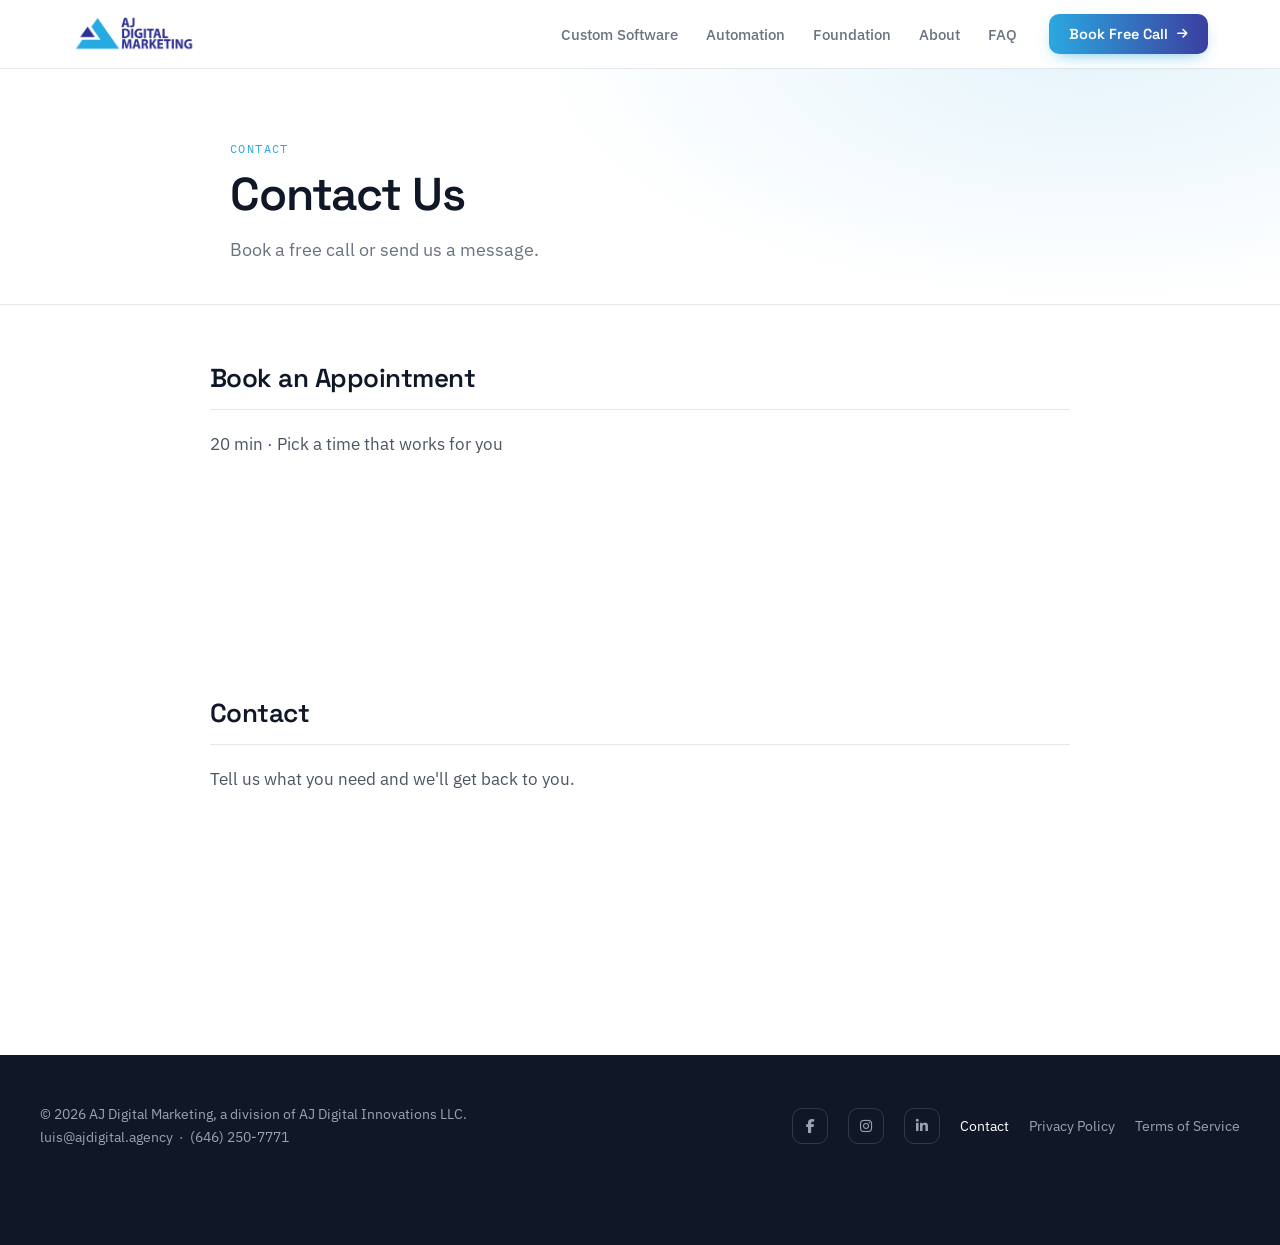
<file: project/contact.html>
<!DOCTYPE html>
<html lang="en">
<head>
<meta charset="utf-8">
<meta name="viewport" content="width=device-width, initial-scale=1">
<title>Contact Us | AJ Digital Marketing</title>
<meta name="description" content="Book a free 20 minute call with AJ Digital Marketing or send us a message. Automation, AI chatbots, and custom software for local businesses.">
<link rel="preconnect" href="https://fonts.googleapis.com" />
<link rel="preconnect" href="https://fonts.gstatic.com" crossorigin="" />
<link href="https://fonts.googleapis.com/css2?family=Space+Grotesk:wght@400;500;600;700&family=IBM+Plex+Sans:wght@400;500;600&family=IBM+Plex+Mono:wght@400;500&display=swap" rel="stylesheet" />
<link href="https://cdnjs.cloudflare.com/ajax/libs/font-awesome/6.5.2/css/all.min.css" rel="stylesheet" />
<link rel="stylesheet" href="styles.css">
<style>
  body { margin: 0; background: #ffffff; }
  * { box-sizing: border-box; }
  html { scroll-behavior: smooth; }
  section[id] { scroll-margin-top: 90px; }
  a { color: #1E9ED4; text-decoration: none; }
  a:hover { color: #3B3F9F; }
  ::selection { background: #2BA8E0; color: #fff; }
</style>
<script type="application/ld+json">
{
  "@context": "https://schema.org",
  "@type": "Organization",
  "name": "AJ Digital Marketing",
  "alternateName": "AJ Digital Innovations LLC",
  "url": "https://ajdigital.agency",
  "logo": "https://ajdigital.agency/images/aj-logo.png",
  "sameAs": [
    "https://www.facebook.com/ajdigitalm",
    "https://www.instagram.com/ajdigitalm/",
    "https://www.linkedin.com/in/luisfjavier/"
  ]
}
</script>

<script type="application/ld+json">
{
  "@context": "https://schema.org",
  "@type": "WebSite",
  "name": "AJ Digital Marketing",
  "url": "https://ajdigital.agency"
}
</script>
</head>
<body>
<div style="font-family: 'IBM Plex Sans', system-ui, sans-serif; color: #1f2937; background: #ffffff; overflow-x: clip;">

  <header style="position: sticky; top: 0; z-index: 50; background: rgba(255,255,255,0.88); backdrop-filter: blur(14px); border-bottom: 1px solid #e5e7eb;">
    <div style="max-width: 1200px; margin: 0 auto; padding: 14px 32px; display: flex; align-items: center; gap: 32px;">
      <a href="index.html" style="display: flex; align-items: center; gap: 10px; flex-shrink: 0;">
        <img src="images/aj-logo.png" alt="AJ Digital Marketing" style="height: 38px; width: auto; display: block;" />
      </a>
      <nav style="display: flex; align-items: center; gap: 28px; margin-left: auto; font-size: 14.5px; font-weight: 500; color: #6b7280;">
        <a href="index.html#results" class="nav-link" style="color: #6b7280;">Custom Software</a>
        <a href="index.html#automation" class="nav-link" style="color: #6b7280;">Automation</a>
        <a href="index.html#foundation" class="nav-link" style="color: #6b7280;">Foundation</a>
        <a href="index.html#about" class="nav-link" style="color: #6b7280;">About</a>
        <a href="index.html#faq" class="nav-link" style="color: #6b7280;">FAQ</a>
      </nav>
      <a href="#book" class="btn-nav-cta" style="flex-shrink: 0; display: inline-flex; align-items: center; gap: 9px; padding: 11px 20px; border-radius: 10px; background: linear-gradient(90deg, #2BA8E0 0%, #3B3F9F 100%); color: #fff; font-family: 'Space Grotesk', sans-serif; font-weight: 600; font-size: 14.5px; box-shadow: 0 6px 18px -8px rgba(43,168,224,0.85); transition: transform .18s ease, box-shadow .18s ease;">
        Book Free Call<i class="fa-solid fa-arrow-right" style="font-size: 12px;"></i>
      </a>
      <button id="mobile-menu-toggle" aria-label="Open menu" aria-expanded="false" style="display: none; background: none; border: none; cursor: pointer; padding: 8px; margin-left: auto;">
        <svg width="24" height="24" viewBox="0 0 24 24" fill="none" stroke="#101828" stroke-width="2" stroke-linecap="round" stroke-linejoin="round">
          <line x1="3" y1="6" x2="21" y2="6"></line>
          <line x1="3" y1="12" x2="21" y2="12"></line>
          <line x1="3" y1="18" x2="21" y2="18"></line>
        </svg>
      </button>
    </div>
  </header>

  <div id="mobile-menu-panel" style="display: none; position: fixed; top: 0; left: 0; right: 0; bottom: 0; z-index: 100; background: #fff; padding: 24px 32px;">
    <div style="display: flex; justify-content: flex-end; margin-bottom: 24px;">
      <button id="mobile-menu-close" aria-label="Close menu" style="background: none; border: none; cursor: pointer; padding: 8px;">
        <svg width="24" height="24" viewBox="0 0 24 24" fill="none" stroke="#101828" stroke-width="2" stroke-linecap="round" stroke-linejoin="round">
          <line x1="18" y1="6" x2="6" y2="18"></line>
          <line x1="6" y1="6" x2="18" y2="18"></line>
        </svg>
      </button>
    </div>
    <nav style="display: flex; flex-direction: column; gap: 28px; font-size: 20px; font-weight: 600; color: #101828;">
      <a href="index.html#results" style="color: #101828;">Custom Software</a>
      <a href="index.html#automation" style="color: #101828;">Automation</a>
      <a href="index.html#foundation" style="color: #101828;">Foundation</a>
      <a href="index.html#about" style="color: #101828;">About</a>
      <a href="index.html#faq" style="color: #101828;">FAQ</a>
      <a href="#book" style="margin-top: 12px; background: linear-gradient(135deg, #2BA8E0, #3B3F9F); color: #fff; padding: 14px 20px; border-radius: 10px; text-align: center;">Book Free Call</a>
    </nav>
  </div>

  <section style="padding: 72px 32px 40px; background: radial-gradient(900px 420px at 85% -10%, rgba(43,168,224,0.12), transparent 62%), #ffffff; border-bottom: 1px solid #e5e7eb;">
    <div style="max-width: 820px; margin: 0 auto;">
      <div style="font-family: 'IBM Plex Mono', monospace; font-size: 11.5px; letter-spacing: 0.12em; text-transform: uppercase; color: #2BA8E0;">Contact</div>
      <h1 style="font-family: 'Space Grotesk', sans-serif; font-weight: 600; font-size: 46px; line-height: 1.08; letter-spacing: -0.025em; margin: 14px 0 0; color: #101828;">Contact Us</h1>
      <p style="margin: 16px 0 0; font-size: 17.5px; line-height: 1.6; color: #6b7280;">Book a free call or send us a message.</p>
    </div>
  </section>

  <article style="padding: 56px 32px 88px; background: #ffffff;">
    <div style="max-width: 860px; margin: 0 auto; display: flex; flex-direction: column; gap: 64px;">

      <section id="book">
        <h2 style="font-family: 'Space Grotesk', sans-serif; font-weight: 600; font-size: 26px; letter-spacing: -0.02em; margin: 0 0 20px; color: #101828; padding-bottom: 14px; border-bottom: 1px solid #e5e7eb;">Book an Appointment</h2>
        <p style="margin: 0 0 20px; font-size: 16.5px; line-height: 1.7; color: #4b5563;">20 min · Pick a time that works for you</p>
        <iframe src="https://links.ajdigital.agency/widget/booking/iiUAK7duvRT7ahCFDg10" allow="payment" style="width: 100%;border:none;overflow: hidden;" scrolling="no" id="iiUAK7duvRT7ahCFDg10_1792480526064"></iframe><br><script src="https://links.ajdigital.agency/js/form_embed.js" type="text/javascript"></script>
      </section>

      <section id="contact">
        <h2 style="font-family: 'Space Grotesk', sans-serif; font-weight: 600; font-size: 26px; letter-spacing: -0.02em; margin: 0 0 20px; color: #101828; padding-bottom: 14px; border-bottom: 1px solid #e5e7eb;">Contact</h2>
        <p style="margin: 0 0 20px; font-size: 16.5px; line-height: 1.7; color: #4b5563;">Tell us what you need and we'll get back to you.</p>
        <iframe
            src="https://links.ajdigital.agency/widget/form/suEZabtSjMIKiXqPFBdD"
            style="width:100%;height:100%;border:none;border-radius:8px"
            id="inline-suEZabtSjMIKiXqPFBdD"
            data-layout="{'id':'INLINE'}"
            data-trigger-type="alwaysShow"
            data-trigger-value=""
            data-activation-type="alwaysActivated"
            data-activation-value=""
            data-deactivation-type="neverDeactivate"
            data-deactivation-value=""
            data-form-name="Aj Digital Website"
            data-height="1032"
            data-layout-iframe-id="inline-suEZabtSjMIKiXqPFBdD"
            data-form-id="suEZabtSjMIKiXqPFBdD"
            data-cookie-consent="true"
            data-cookie-consent-provider="auto"
            title="Aj Digital Website"
    
                >
        </iframe>
      </section>

    </div>
  </article>


  <footer style="padding: 48px 32px; background: #101828; color: #9ca3af;">
    <div style="max-width: 1200px; margin: 0 auto; display: flex; align-items: center; justify-content: space-between; gap: 32px; flex-wrap: wrap;">
      <div style="font-size: 13.5px; line-height: 1.7;">
        © 2026 AJ Digital Marketing, a division of AJ Digital Innovations LLC.<br />
        <a href="mailto:luis@ajdigital.agency" class="footer-link" style="color: #9ca3af;">luis@ajdigital.agency</a> &nbsp;·&nbsp; <a href="tel:+16462507771" class="footer-link" style="color: #9ca3af;">(646) 250-7771</a>
      </div>
      <div style="display: flex; align-items: center; gap: 20px; flex-wrap: wrap;">
        <a href="https://www.facebook.com/ajdigitalm" aria-label="Facebook" class="social-icon" style="width: 36px; height: 36px; border-radius: 10px; border: 1px solid rgba(255,255,255,0.14); display: grid; place-items: center; color: #9ca3af; font-size: 14px;"><i class="fa-brands fa-facebook-f"></i></a>
        <a href="https://www.instagram.com/ajdigitalm/" aria-label="Instagram" class="social-icon" style="width: 36px; height: 36px; border-radius: 10px; border: 1px solid rgba(255,255,255,0.14); display: grid; place-items: center; color: #9ca3af; font-size: 14px;"><i class="fa-brands fa-instagram"></i></a>
        <a href="https://www.linkedin.com/in/luisfjavier/" aria-label="LinkedIn" class="social-icon" style="width: 36px; height: 36px; border-radius: 10px; border: 1px solid rgba(255,255,255,0.14); display: grid; place-items: center; color: #9ca3af; font-size: 14px;"><i class="fa-brands fa-linkedin-in"></i></a>
        <a href="contact.html" class="footer-link" style="color: #fff; font-size: 13.5px;">Contact</a>
        <a href="privacy-policy.html" class="footer-link" style="color: #9ca3af; font-size: 13.5px;">Privacy Policy</a>
        <a href="terms-of-service.html" class="footer-link" style="color: #9ca3af; font-size: 13.5px;">Terms of Service</a>
      </div>
    </div>
  </footer>
</div>

<button id="scroll-top-btn" aria-label="Scroll to top" style="display: none; position: fixed; left: 20px; bottom: 20px; z-index: 90; width: 48px; height: 48px; border-radius: 50%; border: none; background: linear-gradient(135deg, #2BA8E0, #3B3F9F); color: #fff; cursor: pointer; box-shadow: 0 8px 20px -6px rgba(16,24,40,0.35); align-items: center; justify-content: center; font-size: 18px;">
  <i class="fa-solid fa-arrow-up"></i>
</button>

<div class="gtranslate_wrapper"></div>
<script>
window.gtranslateSettings = {
  "default_language":"en",
  "languages":["en","es"],
  "wrapper_selector":".gtranslate_wrapper",
  "switcher_horizontal_position":"inline",
  "flag_style":"3d",
  "alt_flags":{"en":"usa","es":"mexico"}
}
</script>
<script src="https://cdn.gtranslate.net/widgets/latest/float.js" defer></script>
<script src="https://widgets.leadconnectorhq.com/loader.js" data-resources-url="https://widgets.leadconnectorhq.com/chat-widget/loader.js" data-widget-id="6ad2969ee19e4c46e8906d6e"></script>

<script src="mobile-menu.js"></script>
<script src="scroll-top.js"></script>
<script>
  // Keep #book or #contact in view while the GHL iframes load and change height.
  // Stops as soon as the visitor scrolls on their own.
  (function () {
    var target = location.hash && document.getElementById(location.hash.slice(1));
    if (!target || !window.ResizeObserver) return;
    var userScrolled = false;
    ['wheel', 'touchmove', 'keydown'].forEach(function (ev) {
      window.addEventListener(ev, function () { userScrolled = true; }, { passive: true, once: true });
    });
    var ro = new ResizeObserver(function () {
      if (!userScrolled) target.scrollIntoView({ behavior: 'instant', block: 'start' });
    });
    document.querySelectorAll('#book iframe, #contact iframe').forEach(function (f) { ro.observe(f); });
    setTimeout(function () { ro.disconnect(); }, 15000);
  })();
</script>
</body>
</html>
</file>
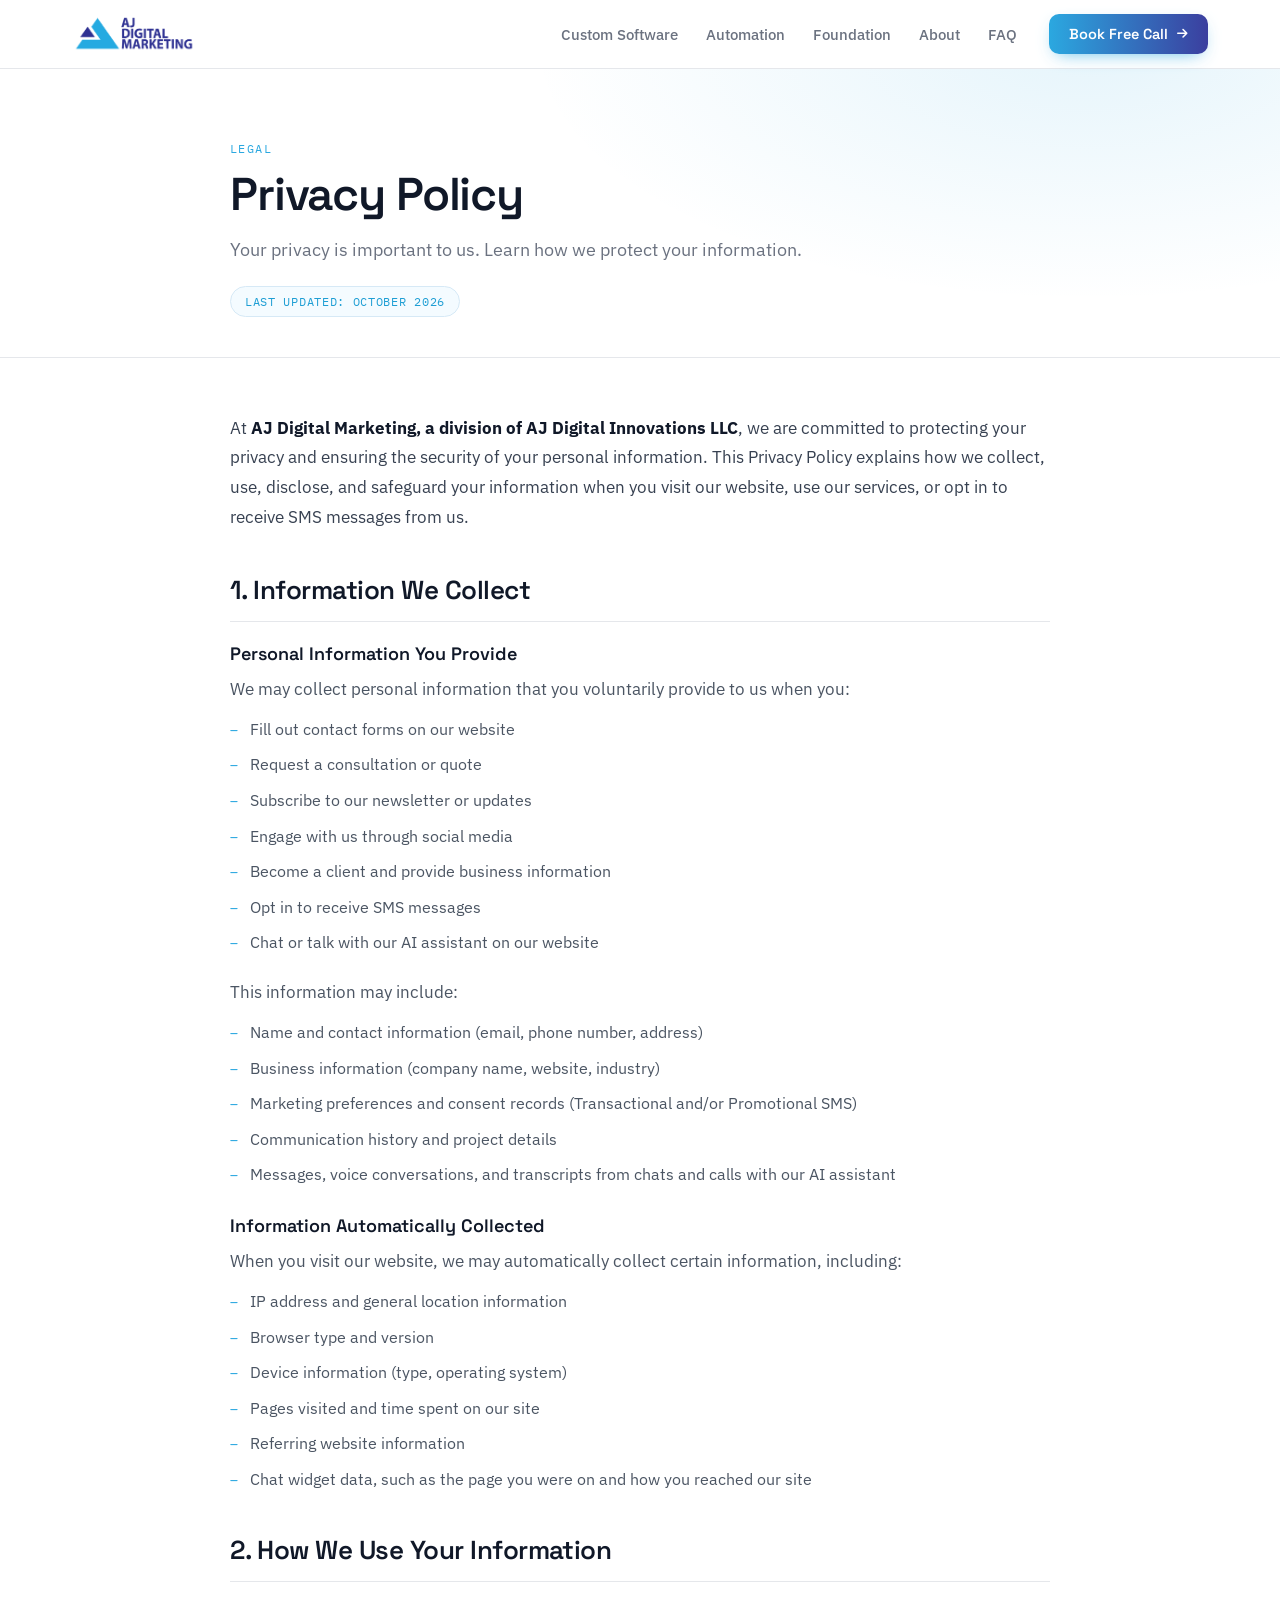
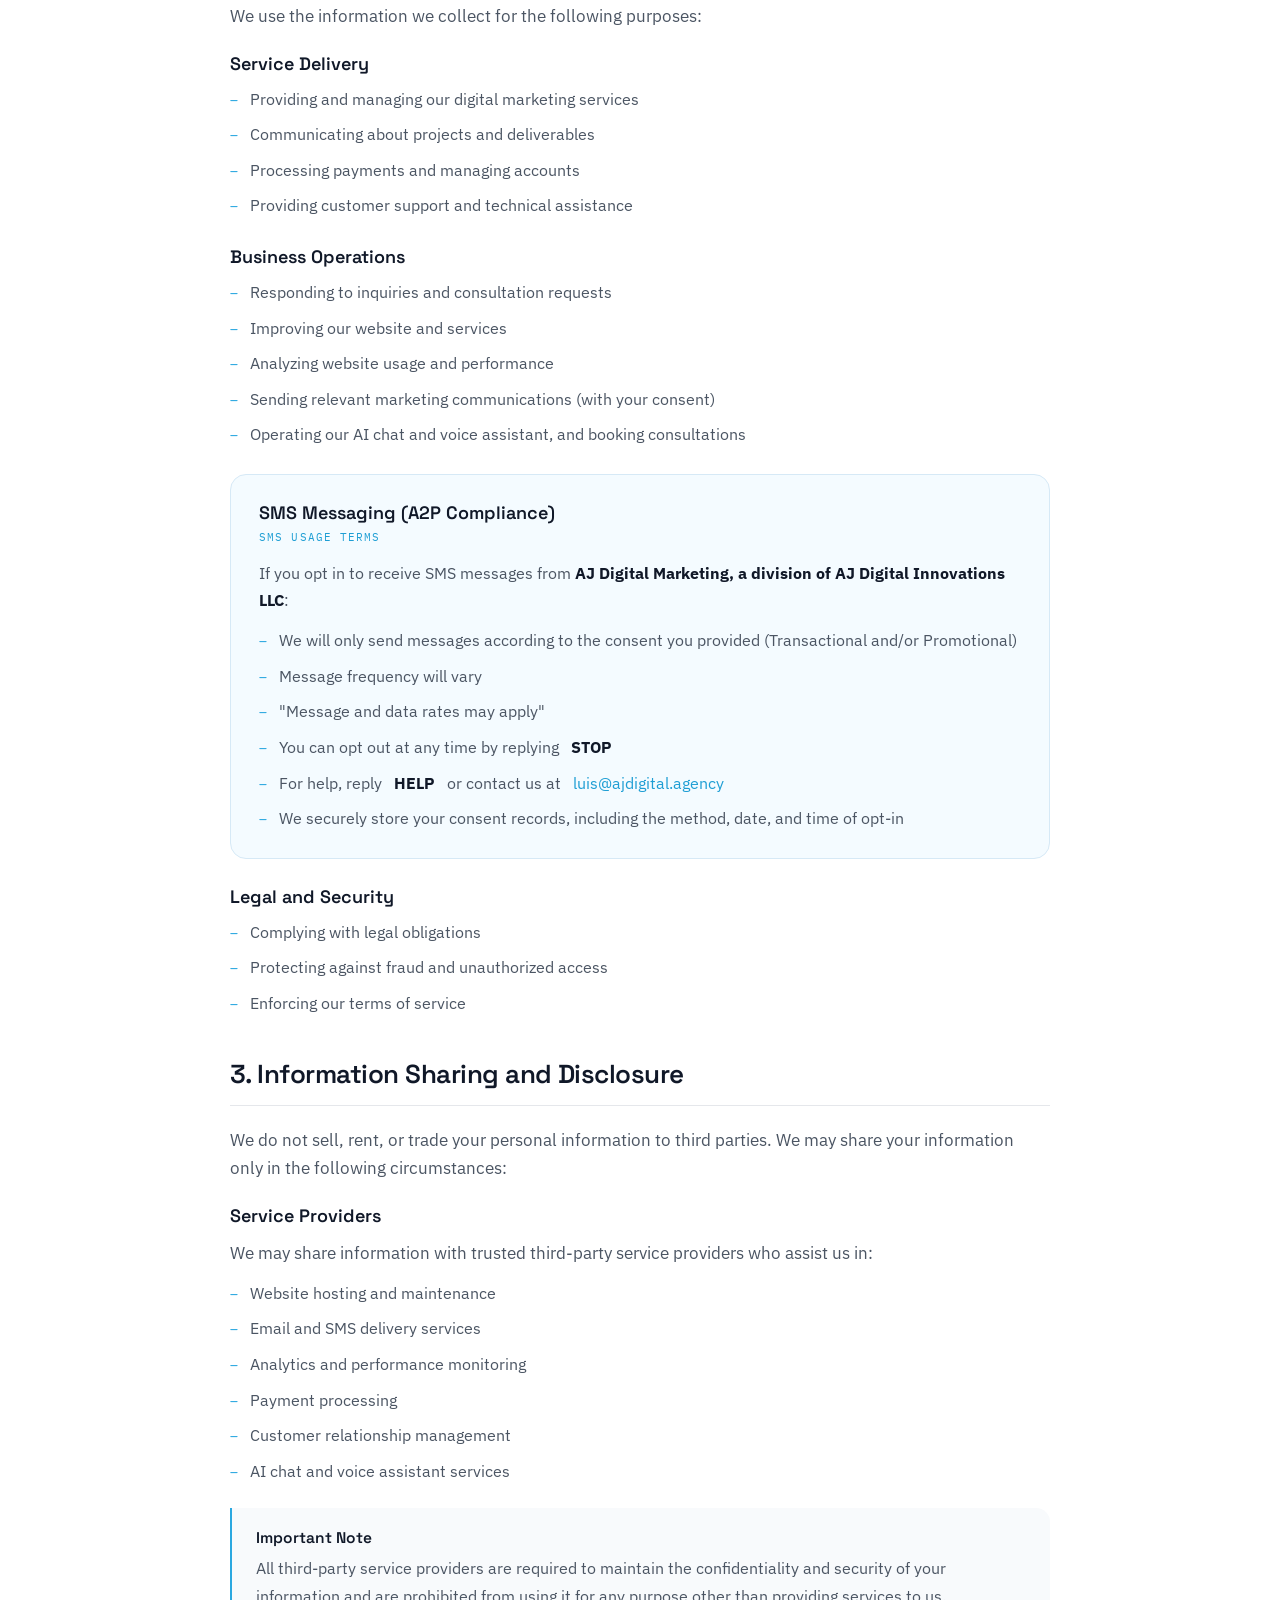
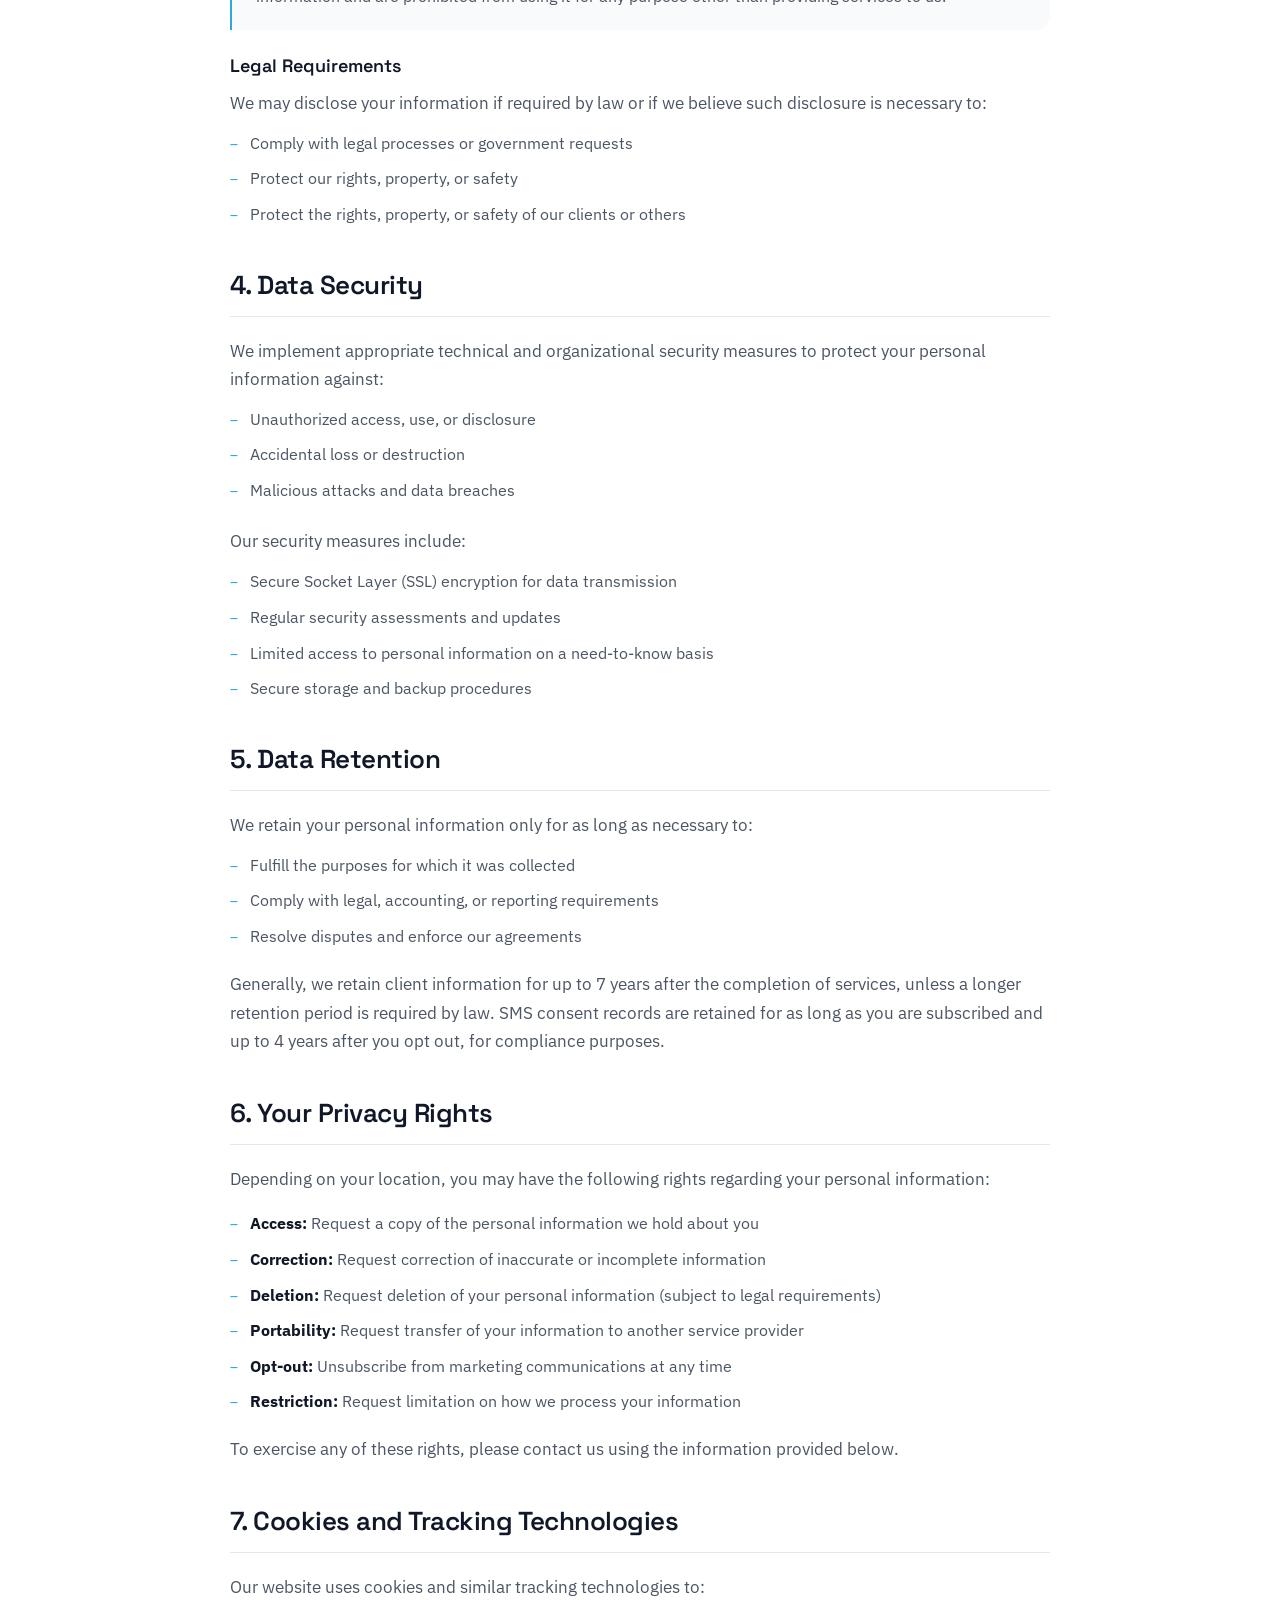
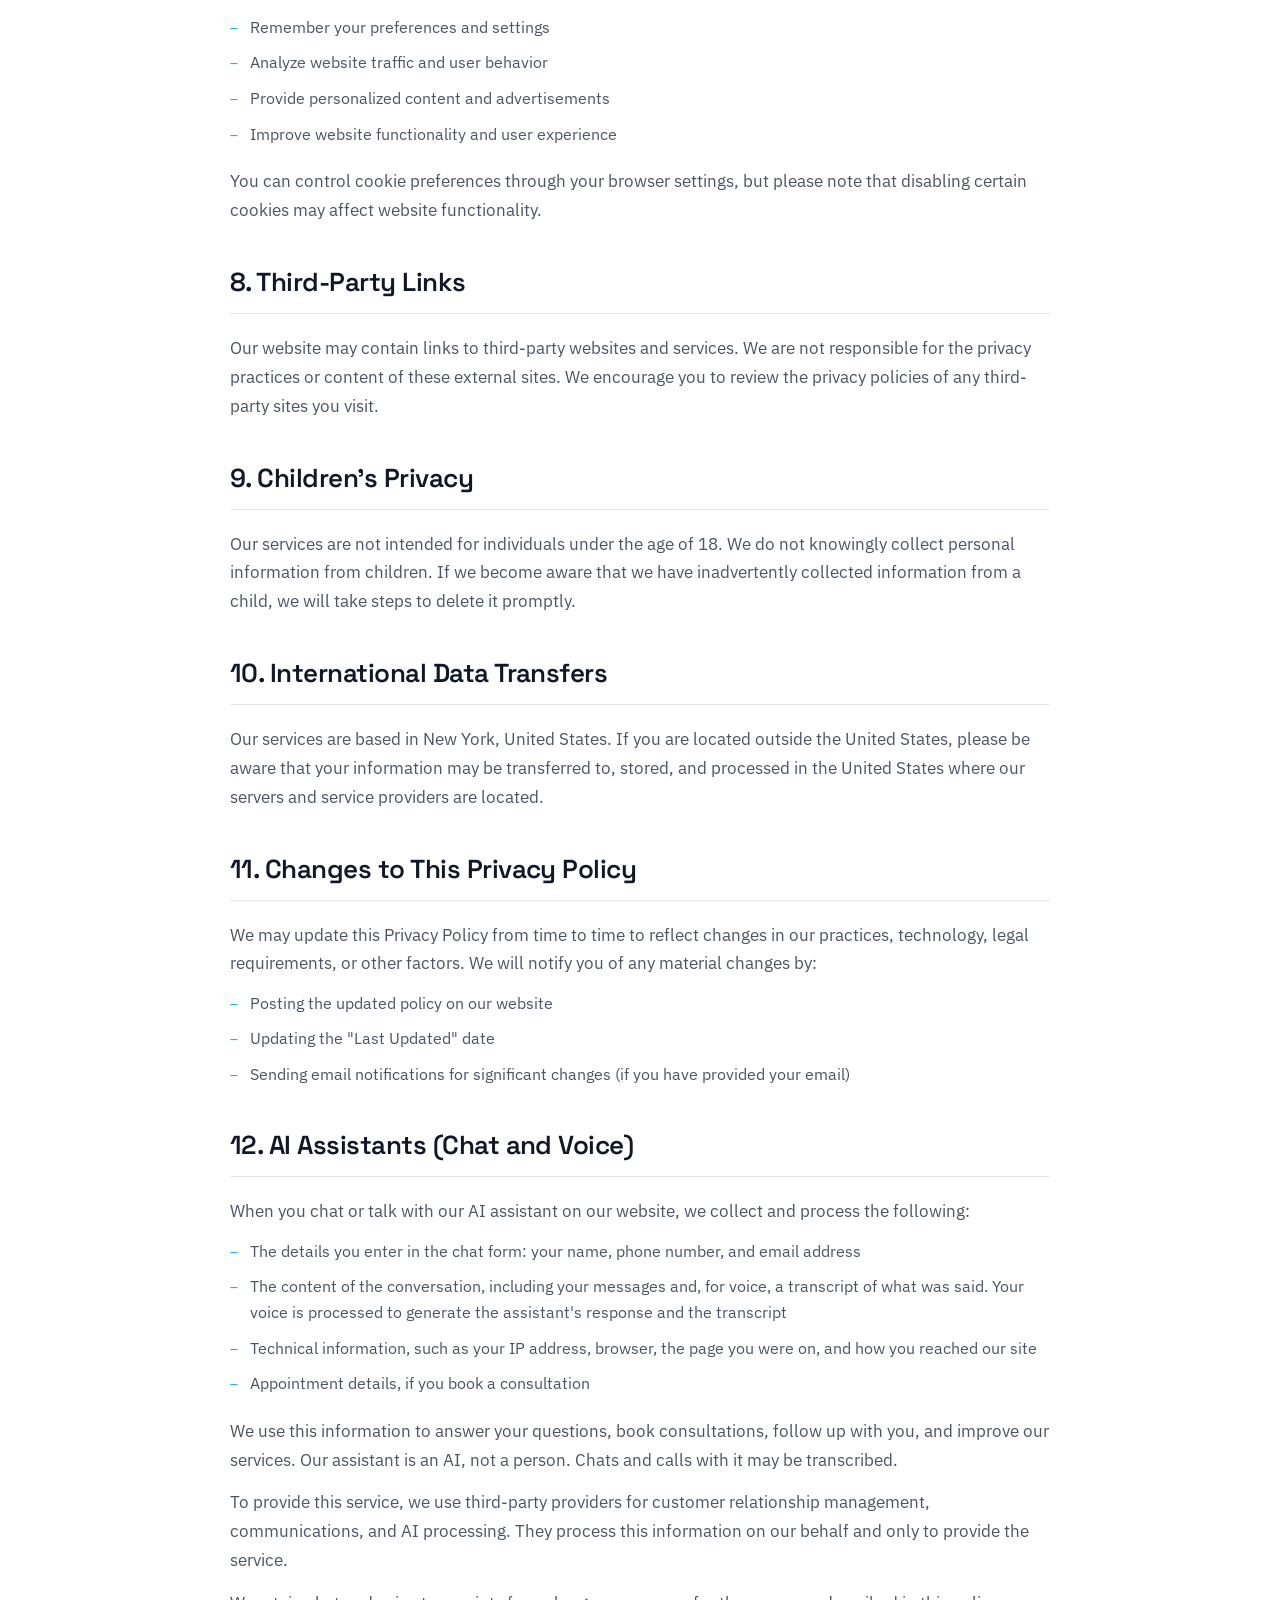
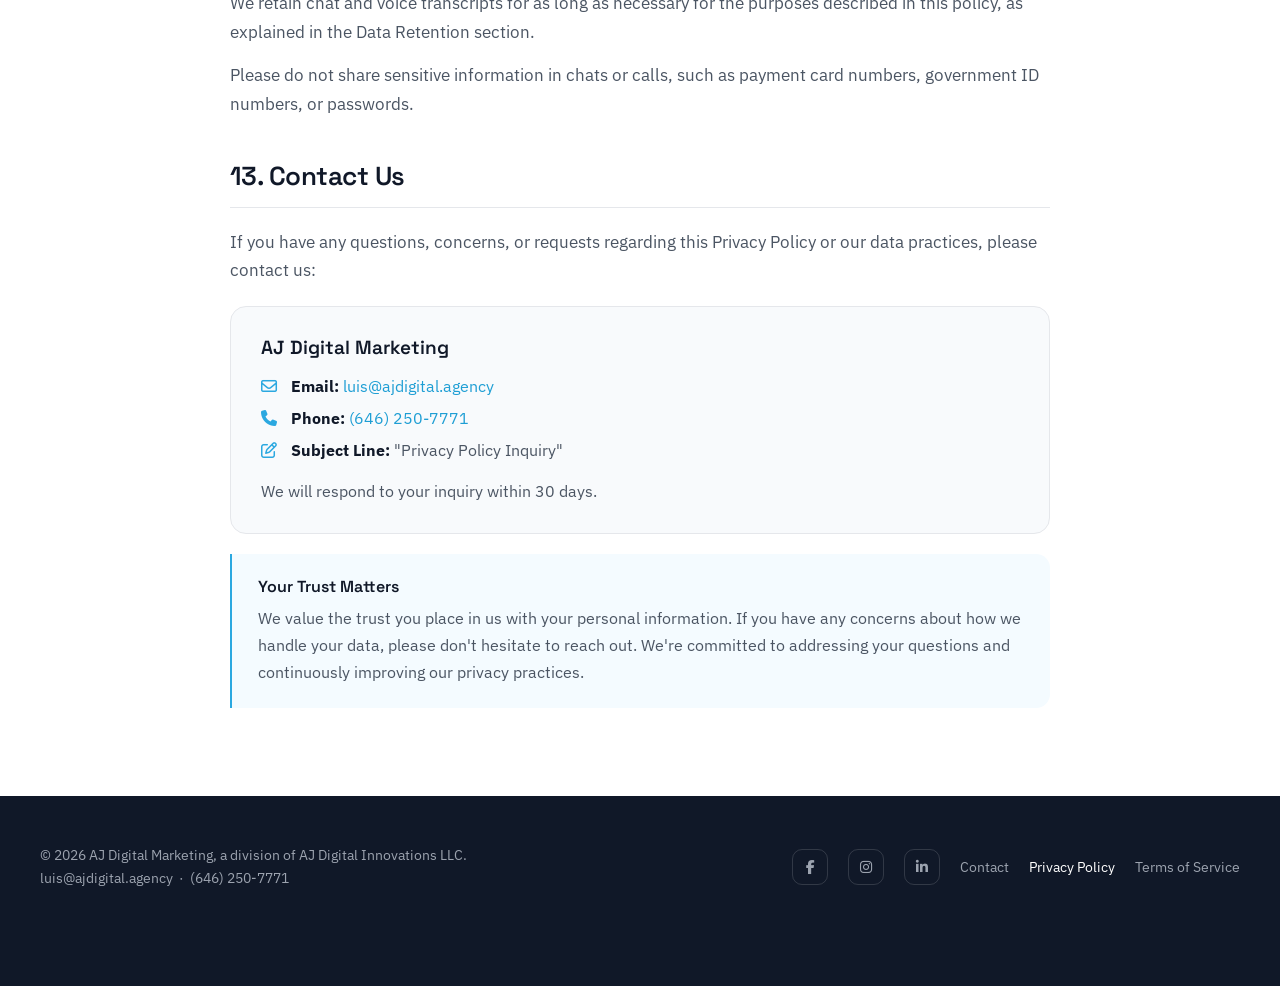
<file: project/privacy-policy.html>
<!DOCTYPE html>
<html lang="en">
<head>
<meta charset="utf-8">
<meta name="viewport" content="width=device-width, initial-scale=1">
<title>Privacy Policy — AJ Digital Marketing</title>
<link rel="preconnect" href="https://fonts.googleapis.com" />
<link rel="preconnect" href="https://fonts.gstatic.com" crossorigin="" />
<link href="https://fonts.googleapis.com/css2?family=Space+Grotesk:wght@400;500;600;700&family=IBM+Plex+Sans:wght@400;500;600&family=IBM+Plex+Mono:wght@400;500&display=swap" rel="stylesheet" />
<link href="https://cdnjs.cloudflare.com/ajax/libs/font-awesome/6.5.2/css/all.min.css" rel="stylesheet" />
<link rel="stylesheet" href="styles.css">
<style>
  body { margin: 0; background: #ffffff; }
  * { box-sizing: border-box; }
  html { scroll-behavior: smooth; }
  a { color: #1E9ED4; text-decoration: none; }
  a:hover { color: #3B3F9F; }
  ::selection { background: #2BA8E0; color: #fff; }
</style>
<script type="application/ld+json">
{
  "@context": "https://schema.org",
  "@type": "Organization",
  "name": "AJ Digital Marketing",
  "alternateName": "AJ Digital Innovations LLC",
  "url": "https://ajdigital.agency",
  "logo": "https://ajdigital.agency/images/aj-logo.png",
  "sameAs": [
    "https://www.facebook.com/ajdigitalm",
    "https://www.instagram.com/ajdigitalm/",
    "https://www.linkedin.com/in/luisfjavier/"
  ]
}
</script>

<script type="application/ld+json">
{
  "@context": "https://schema.org",
  "@type": "WebSite",
  "name": "AJ Digital Marketing",
  "url": "https://ajdigital.agency"
}
</script>
</head>
<body>
<div style="font-family: 'IBM Plex Sans', system-ui, sans-serif; color: #1f2937; background: #ffffff; overflow-x: clip;">

  <header style="position: sticky; top: 0; z-index: 50; background: rgba(255,255,255,0.88); backdrop-filter: blur(14px); border-bottom: 1px solid #e5e7eb;">
    <div style="max-width: 1200px; margin: 0 auto; padding: 14px 32px; display: flex; align-items: center; gap: 32px;">
      <a href="index.html" style="display: flex; align-items: center; gap: 10px; flex-shrink: 0;">
        <img src="images/aj-logo.png" alt="AJ Digital Marketing" style="height: 38px; width: auto; display: block;" />
      </a>
      <nav style="display: flex; align-items: center; gap: 28px; margin-left: auto; font-size: 14.5px; font-weight: 500; color: #6b7280;">
        <a href="index.html#results" class="nav-link" style="color: #6b7280;">Custom Software</a>
        <a href="index.html#automation" class="nav-link" style="color: #6b7280;">Automation</a>
        <a href="index.html#foundation" class="nav-link" style="color: #6b7280;">Foundation</a>
        <a href="index.html#about" class="nav-link" style="color: #6b7280;">About</a>
        <a href="index.html#faq" class="nav-link" style="color: #6b7280;">FAQ</a>
      </nav>
      <a href="contact.html#book" class="btn-nav-cta" style="flex-shrink: 0; display: inline-flex; align-items: center; gap: 9px; padding: 11px 20px; border-radius: 10px; background: linear-gradient(90deg, #2BA8E0 0%, #3B3F9F 100%); color: #fff; font-family: 'Space Grotesk', sans-serif; font-weight: 600; font-size: 14.5px; box-shadow: 0 6px 18px -8px rgba(43,168,224,0.85); transition: transform .18s ease, box-shadow .18s ease;">
        Book Free Call<i class="fa-solid fa-arrow-right" style="font-size: 12px;"></i>
      </a>
      <button id="mobile-menu-toggle" aria-label="Open menu" aria-expanded="false" style="display: none; background: none; border: none; cursor: pointer; padding: 8px; margin-left: auto;">
        <svg width="24" height="24" viewBox="0 0 24 24" fill="none" stroke="#101828" stroke-width="2" stroke-linecap="round" stroke-linejoin="round">
          <line x1="3" y1="6" x2="21" y2="6"></line>
          <line x1="3" y1="12" x2="21" y2="12"></line>
          <line x1="3" y1="18" x2="21" y2="18"></line>
        </svg>
      </button>
    </div>
  </header>

  <div id="mobile-menu-panel" style="display: none; position: fixed; top: 0; left: 0; right: 0; bottom: 0; z-index: 100; background: #fff; padding: 24px 32px;">
    <div style="display: flex; justify-content: flex-end; margin-bottom: 24px;">
      <button id="mobile-menu-close" aria-label="Close menu" style="background: none; border: none; cursor: pointer; padding: 8px;">
        <svg width="24" height="24" viewBox="0 0 24 24" fill="none" stroke="#101828" stroke-width="2" stroke-linecap="round" stroke-linejoin="round">
          <line x1="18" y1="6" x2="6" y2="18"></line>
          <line x1="6" y1="6" x2="18" y2="18"></line>
        </svg>
      </button>
    </div>
    <nav style="display: flex; flex-direction: column; gap: 28px; font-size: 20px; font-weight: 600; color: #101828;">
      <a href="index.html#results" style="color: #101828;">Custom Software</a>
      <a href="index.html#automation" style="color: #101828;">Automation</a>
      <a href="index.html#foundation" style="color: #101828;">Foundation</a>
      <a href="index.html#about" style="color: #101828;">About</a>
      <a href="index.html#faq" style="color: #101828;">FAQ</a>
      <a href="contact.html#book" style="margin-top: 12px; background: linear-gradient(135deg, #2BA8E0, #3B3F9F); color: #fff; padding: 14px 20px; border-radius: 10px; text-align: center;">Book Free Call</a>
    </nav>
  </div>

  <section style="padding: 72px 32px 40px; background: radial-gradient(900px 420px at 85% -10%, rgba(43,168,224,0.12), transparent 62%), #ffffff; border-bottom: 1px solid #e5e7eb;">
    <div style="max-width: 820px; margin: 0 auto;">
      <div style="font-family: 'IBM Plex Mono', monospace; font-size: 11.5px; letter-spacing: 0.12em; text-transform: uppercase; color: #2BA8E0;">Legal</div>
      <h1 style="font-family: 'Space Grotesk', sans-serif; font-weight: 600; font-size: 46px; line-height: 1.08; letter-spacing: -0.025em; margin: 14px 0 0; color: #101828;">Privacy Policy</h1>
      <p style="margin: 16px 0 0; font-size: 17.5px; line-height: 1.6; color: #6b7280;">Your privacy is important to us. Learn how we protect your information.</p>
      <div style="margin-top: 22px; display: inline-block; font-family: 'IBM Plex Mono', monospace; font-size: 11.5px; letter-spacing: 0.06em; text-transform: uppercase; color: #1E9ED4; background: #f4fbff; border: 1px solid #d6e9f6; border-radius: 999px; padding: 7px 14px;">Last Updated: October 2026</div>
    </div>
  </section>

  <article style="padding: 56px 32px 88px; background: #ffffff;">
    <div style="max-width: 820px; margin: 0 auto; display: flex; flex-direction: column; gap: 40px;">

      <p style="margin: 0; font-size: 17px; line-height: 1.75; color: #374151;">At <strong style="color: #101828;">AJ Digital Marketing, a division of AJ Digital Innovations LLC</strong>, we are committed to protecting your privacy and ensuring the security of your personal information. This Privacy Policy explains how we collect, use, disclose, and safeguard your information when you visit our website, use our services, or opt in to receive SMS messages from us.</p>

      <section>
        <h2 style="font-family: 'Space Grotesk', sans-serif; font-weight: 600; font-size: 26px; letter-spacing: -0.02em; margin: 0 0 20px; color: #101828; padding-bottom: 14px; border-bottom: 1px solid #e5e7eb;">1. Information We Collect</h2>
        <h3 style="font-family: 'Space Grotesk', sans-serif; font-weight: 600; font-size: 18px; margin: 0 0 10px; color: #101828;">Personal Information You Provide</h3>
        <p style="margin: 0 0 14px; font-size: 16.5px; line-height: 1.7; color: #4b5563;">We may collect personal information that you voluntarily provide to us when you:</p>
        <div style="display: grid; gap: 10px; margin-bottom: 22px;">
          <div style="display: flex; gap: 12px; font-size: 16px; line-height: 1.6; color: #4b5563;"><i class="fa-solid fa-minus" style="color: #2BA8E0; font-size: 9px; margin-top: 9px;"></i>Fill out contact forms on our website</div>
          <div style="display: flex; gap: 12px; font-size: 16px; line-height: 1.6; color: #4b5563;"><i class="fa-solid fa-minus" style="color: #2BA8E0; font-size: 9px; margin-top: 9px;"></i>Request a consultation or quote</div>
          <div style="display: flex; gap: 12px; font-size: 16px; line-height: 1.6; color: #4b5563;"><i class="fa-solid fa-minus" style="color: #2BA8E0; font-size: 9px; margin-top: 9px;"></i>Subscribe to our newsletter or updates</div>
          <div style="display: flex; gap: 12px; font-size: 16px; line-height: 1.6; color: #4b5563;"><i class="fa-solid fa-minus" style="color: #2BA8E0; font-size: 9px; margin-top: 9px;"></i>Engage with us through social media</div>
          <div style="display: flex; gap: 12px; font-size: 16px; line-height: 1.6; color: #4b5563;"><i class="fa-solid fa-minus" style="color: #2BA8E0; font-size: 9px; margin-top: 9px;"></i>Become a client and provide business information</div>
          <div style="display: flex; gap: 12px; font-size: 16px; line-height: 1.6; color: #4b5563;"><i class="fa-solid fa-minus" style="color: #2BA8E0; font-size: 9px; margin-top: 9px;"></i>Opt in to receive SMS messages</div>
          <div style="display: flex; gap: 12px; font-size: 16px; line-height: 1.6; color: #4b5563;"><i class="fa-solid fa-minus" style="color: #2BA8E0; font-size: 9px; margin-top: 9px;"></i>Chat or talk with our AI assistant on our website</div>
        </div>
        <p style="margin: 0 0 14px; font-size: 16.5px; line-height: 1.7; color: #4b5563;">This information may include:</p>
        <div style="display: grid; gap: 10px; margin-bottom: 26px;">
          <div style="display: flex; gap: 12px; font-size: 16px; line-height: 1.6; color: #4b5563;"><i class="fa-solid fa-minus" style="color: #2BA8E0; font-size: 9px; margin-top: 9px;"></i>Name and contact information (email, phone number, address)</div>
          <div style="display: flex; gap: 12px; font-size: 16px; line-height: 1.6; color: #4b5563;"><i class="fa-solid fa-minus" style="color: #2BA8E0; font-size: 9px; margin-top: 9px;"></i>Business information (company name, website, industry)</div>
          <div style="display: flex; gap: 12px; font-size: 16px; line-height: 1.6; color: #4b5563;"><i class="fa-solid fa-minus" style="color: #2BA8E0; font-size: 9px; margin-top: 9px;"></i>Marketing preferences and consent records (Transactional and/or Promotional SMS)</div>
          <div style="display: flex; gap: 12px; font-size: 16px; line-height: 1.6; color: #4b5563;"><i class="fa-solid fa-minus" style="color: #2BA8E0; font-size: 9px; margin-top: 9px;"></i>Communication history and project details</div>
          <div style="display: flex; gap: 12px; font-size: 16px; line-height: 1.6; color: #4b5563;"><i class="fa-solid fa-minus" style="color: #2BA8E0; font-size: 9px; margin-top: 9px;"></i>Messages, voice conversations, and transcripts from chats and calls with our AI assistant</div>
        </div>
        <h3 style="font-family: 'Space Grotesk', sans-serif; font-weight: 600; font-size: 18px; margin: 0 0 10px; color: #101828;">Information Automatically Collected</h3>
        <p style="margin: 0 0 14px; font-size: 16.5px; line-height: 1.7; color: #4b5563;">When you visit our website, we may automatically collect certain information, including:</p>
        <div style="display: grid; gap: 10px;">
          <div style="display: flex; gap: 12px; font-size: 16px; line-height: 1.6; color: #4b5563;"><i class="fa-solid fa-minus" style="color: #2BA8E0; font-size: 9px; margin-top: 9px;"></i>IP address and general location information</div>
          <div style="display: flex; gap: 12px; font-size: 16px; line-height: 1.6; color: #4b5563;"><i class="fa-solid fa-minus" style="color: #2BA8E0; font-size: 9px; margin-top: 9px;"></i>Browser type and version</div>
          <div style="display: flex; gap: 12px; font-size: 16px; line-height: 1.6; color: #4b5563;"><i class="fa-solid fa-minus" style="color: #2BA8E0; font-size: 9px; margin-top: 9px;"></i>Device information (type, operating system)</div>
          <div style="display: flex; gap: 12px; font-size: 16px; line-height: 1.6; color: #4b5563;"><i class="fa-solid fa-minus" style="color: #2BA8E0; font-size: 9px; margin-top: 9px;"></i>Pages visited and time spent on our site</div>
          <div style="display: flex; gap: 12px; font-size: 16px; line-height: 1.6; color: #4b5563;"><i class="fa-solid fa-minus" style="color: #2BA8E0; font-size: 9px; margin-top: 9px;"></i>Referring website information</div>
          <div style="display: flex; gap: 12px; font-size: 16px; line-height: 1.6; color: #4b5563;"><i class="fa-solid fa-minus" style="color: #2BA8E0; font-size: 9px; margin-top: 9px;"></i>Chat widget data, such as the page you were on and how you reached our site</div>
        </div>
      </section>

      <section>
        <h2 style="font-family: 'Space Grotesk', sans-serif; font-weight: 600; font-size: 26px; letter-spacing: -0.02em; margin: 0 0 20px; color: #101828; padding-bottom: 14px; border-bottom: 1px solid #e5e7eb;">2. How We Use Your Information</h2>
        <p style="margin: 0 0 22px; font-size: 16.5px; line-height: 1.7; color: #4b5563;">We use the information we collect for the following purposes:</p>
        <h3 style="font-family: 'Space Grotesk', sans-serif; font-weight: 600; font-size: 18px; margin: 0 0 12px; color: #101828;">Service Delivery</h3>
        <div style="display: grid; gap: 10px; margin-bottom: 26px;">
          <div style="display: flex; gap: 12px; font-size: 16px; line-height: 1.6; color: #4b5563;"><i class="fa-solid fa-minus" style="color: #2BA8E0; font-size: 9px; margin-top: 9px;"></i>Providing and managing our digital marketing services</div>
          <div style="display: flex; gap: 12px; font-size: 16px; line-height: 1.6; color: #4b5563;"><i class="fa-solid fa-minus" style="color: #2BA8E0; font-size: 9px; margin-top: 9px;"></i>Communicating about projects and deliverables</div>
          <div style="display: flex; gap: 12px; font-size: 16px; line-height: 1.6; color: #4b5563;"><i class="fa-solid fa-minus" style="color: #2BA8E0; font-size: 9px; margin-top: 9px;"></i>Processing payments and managing accounts</div>
          <div style="display: flex; gap: 12px; font-size: 16px; line-height: 1.6; color: #4b5563;"><i class="fa-solid fa-minus" style="color: #2BA8E0; font-size: 9px; margin-top: 9px;"></i>Providing customer support and technical assistance</div>
        </div>
        <h3 style="font-family: 'Space Grotesk', sans-serif; font-weight: 600; font-size: 18px; margin: 0 0 12px; color: #101828;">Business Operations</h3>
        <div style="display: grid; gap: 10px; margin-bottom: 26px;">
          <div style="display: flex; gap: 12px; font-size: 16px; line-height: 1.6; color: #4b5563;"><i class="fa-solid fa-minus" style="color: #2BA8E0; font-size: 9px; margin-top: 9px;"></i>Responding to inquiries and consultation requests</div>
          <div style="display: flex; gap: 12px; font-size: 16px; line-height: 1.6; color: #4b5563;"><i class="fa-solid fa-minus" style="color: #2BA8E0; font-size: 9px; margin-top: 9px;"></i>Improving our website and services</div>
          <div style="display: flex; gap: 12px; font-size: 16px; line-height: 1.6; color: #4b5563;"><i class="fa-solid fa-minus" style="color: #2BA8E0; font-size: 9px; margin-top: 9px;"></i>Analyzing website usage and performance</div>
          <div style="display: flex; gap: 12px; font-size: 16px; line-height: 1.6; color: #4b5563;"><i class="fa-solid fa-minus" style="color: #2BA8E0; font-size: 9px; margin-top: 9px;"></i>Sending relevant marketing communications (with your consent)</div>
          <div style="display: flex; gap: 12px; font-size: 16px; line-height: 1.6; color: #4b5563;"><i class="fa-solid fa-minus" style="color: #2BA8E0; font-size: 9px; margin-top: 9px;"></i>Operating our AI chat and voice assistant, and booking consultations</div>
        </div>
        <div style="border: 1px solid #d6e9f6; background: #f4fbff; border-radius: 16px; padding: 26px 28px;">
          <h3 style="font-family: 'Space Grotesk', sans-serif; font-weight: 600; font-size: 18px; margin: 0 0 6px; color: #101828;">SMS Messaging (A2P Compliance)</h3>
          <div style="font-family: 'IBM Plex Mono', monospace; font-size: 11px; letter-spacing: 0.1em; text-transform: uppercase; color: #1E9ED4; margin-bottom: 16px;">SMS Usage Terms</div>
          <p style="margin: 0 0 14px; font-size: 16px; line-height: 1.7; color: #4b5563;">If you opt in to receive SMS messages from <strong style="color: #101828;">AJ Digital Marketing, a division of AJ Digital Innovations LLC</strong>:</p>
          <div style="display: grid; gap: 10px;">
            <div style="display: flex; gap: 12px; font-size: 16px; line-height: 1.6; color: #4b5563;"><i class="fa-solid fa-minus" style="color: #2BA8E0; font-size: 9px; margin-top: 9px;"></i>We will only send messages according to the consent you provided (Transactional and/or Promotional)</div>
            <div style="display: flex; gap: 12px; font-size: 16px; line-height: 1.6; color: #4b5563;"><i class="fa-solid fa-minus" style="color: #2BA8E0; font-size: 9px; margin-top: 9px;"></i>Message frequency will vary</div>
            <div style="display: flex; gap: 12px; font-size: 16px; line-height: 1.6; color: #4b5563;"><i class="fa-solid fa-minus" style="color: #2BA8E0; font-size: 9px; margin-top: 9px;"></i>"Message and data rates may apply"</div>
            <div style="display: flex; gap: 12px; font-size: 16px; line-height: 1.6; color: #4b5563;"><i class="fa-solid fa-minus" style="color: #2BA8E0; font-size: 9px; margin-top: 9px;"></i>You can opt out at any time by replying <strong style="color: #101828;">STOP</strong></div>
            <div style="display: flex; gap: 12px; font-size: 16px; line-height: 1.6; color: #4b5563;"><i class="fa-solid fa-minus" style="color: #2BA8E0; font-size: 9px; margin-top: 9px;"></i>For help, reply <strong style="color: #101828;">HELP</strong> or contact us at <a href="mailto:luis@ajdigital.agency">luis@ajdigital.agency</a></div>
            <div style="display: flex; gap: 12px; font-size: 16px; line-height: 1.6; color: #4b5563;"><i class="fa-solid fa-minus" style="color: #2BA8E0; font-size: 9px; margin-top: 9px;"></i>We securely store your consent records, including the method, date, and time of opt-in</div>
          </div>
        </div>
        <h3 style="font-family: 'Space Grotesk', sans-serif; font-weight: 600; font-size: 18px; margin: 26px 0 12px; color: #101828;">Legal and Security</h3>
        <div style="display: grid; gap: 10px;">
          <div style="display: flex; gap: 12px; font-size: 16px; line-height: 1.6; color: #4b5563;"><i class="fa-solid fa-minus" style="color: #2BA8E0; font-size: 9px; margin-top: 9px;"></i>Complying with legal obligations</div>
          <div style="display: flex; gap: 12px; font-size: 16px; line-height: 1.6; color: #4b5563;"><i class="fa-solid fa-minus" style="color: #2BA8E0; font-size: 9px; margin-top: 9px;"></i>Protecting against fraud and unauthorized access</div>
          <div style="display: flex; gap: 12px; font-size: 16px; line-height: 1.6; color: #4b5563;"><i class="fa-solid fa-minus" style="color: #2BA8E0; font-size: 9px; margin-top: 9px;"></i>Enforcing our terms of service</div>
        </div>
      </section>

      <section>
        <h2 style="font-family: 'Space Grotesk', sans-serif; font-weight: 600; font-size: 26px; letter-spacing: -0.02em; margin: 0 0 20px; color: #101828; padding-bottom: 14px; border-bottom: 1px solid #e5e7eb;">3. Information Sharing and Disclosure</h2>
        <p style="margin: 0 0 22px; font-size: 16.5px; line-height: 1.7; color: #4b5563;">We do not sell, rent, or trade your personal information to third parties. We may share your information only in the following circumstances:</p>
        <h3 style="font-family: 'Space Grotesk', sans-serif; font-weight: 600; font-size: 18px; margin: 0 0 12px; color: #101828;">Service Providers</h3>
        <p style="margin: 0 0 14px; font-size: 16.5px; line-height: 1.7; color: #4b5563;">We may share information with trusted third-party service providers who assist us in:</p>
        <div style="display: grid; gap: 10px; margin-bottom: 24px;">
          <div style="display: flex; gap: 12px; font-size: 16px; line-height: 1.6; color: #4b5563;"><i class="fa-solid fa-minus" style="color: #2BA8E0; font-size: 9px; margin-top: 9px;"></i>Website hosting and maintenance</div>
          <div style="display: flex; gap: 12px; font-size: 16px; line-height: 1.6; color: #4b5563;"><i class="fa-solid fa-minus" style="color: #2BA8E0; font-size: 9px; margin-top: 9px;"></i>Email and SMS delivery services</div>
          <div style="display: flex; gap: 12px; font-size: 16px; line-height: 1.6; color: #4b5563;"><i class="fa-solid fa-minus" style="color: #2BA8E0; font-size: 9px; margin-top: 9px;"></i>Analytics and performance monitoring</div>
          <div style="display: flex; gap: 12px; font-size: 16px; line-height: 1.6; color: #4b5563;"><i class="fa-solid fa-minus" style="color: #2BA8E0; font-size: 9px; margin-top: 9px;"></i>Payment processing</div>
          <div style="display: flex; gap: 12px; font-size: 16px; line-height: 1.6; color: #4b5563;"><i class="fa-solid fa-minus" style="color: #2BA8E0; font-size: 9px; margin-top: 9px;"></i>Customer relationship management</div>
          <div style="display: flex; gap: 12px; font-size: 16px; line-height: 1.6; color: #4b5563;"><i class="fa-solid fa-minus" style="color: #2BA8E0; font-size: 9px; margin-top: 9px;"></i>AI chat and voice assistant services</div>
        </div>
        <div style="border-left: 2px solid #2BA8E0; background: #f8fafc; border-radius: 0 14px 14px 0; padding: 20px 24px; margin-bottom: 24px;">
          <div style="font-family: 'Space Grotesk', sans-serif; font-weight: 600; font-size: 15.5px; color: #101828; margin-bottom: 7px;">Important Note</div>
          <p style="margin: 0; font-size: 16px; line-height: 1.7; color: #4b5563;">All third-party service providers are required to maintain the confidentiality and security of your information and are prohibited from using it for any purpose other than providing services to us.</p>
        </div>
        <h3 style="font-family: 'Space Grotesk', sans-serif; font-weight: 600; font-size: 18px; margin: 0 0 12px; color: #101828;">Legal Requirements</h3>
        <p style="margin: 0 0 14px; font-size: 16.5px; line-height: 1.7; color: #4b5563;">We may disclose your information if required by law or if we believe such disclosure is necessary to:</p>
        <div style="display: grid; gap: 10px;">
          <div style="display: flex; gap: 12px; font-size: 16px; line-height: 1.6; color: #4b5563;"><i class="fa-solid fa-minus" style="color: #2BA8E0; font-size: 9px; margin-top: 9px;"></i>Comply with legal processes or government requests</div>
          <div style="display: flex; gap: 12px; font-size: 16px; line-height: 1.6; color: #4b5563;"><i class="fa-solid fa-minus" style="color: #2BA8E0; font-size: 9px; margin-top: 9px;"></i>Protect our rights, property, or safety</div>
          <div style="display: flex; gap: 12px; font-size: 16px; line-height: 1.6; color: #4b5563;"><i class="fa-solid fa-minus" style="color: #2BA8E0; font-size: 9px; margin-top: 9px;"></i>Protect the rights, property, or safety of our clients or others</div>
        </div>
      </section>

      <section>
        <h2 style="font-family: 'Space Grotesk', sans-serif; font-weight: 600; font-size: 26px; letter-spacing: -0.02em; margin: 0 0 20px; color: #101828; padding-bottom: 14px; border-bottom: 1px solid #e5e7eb;">4. Data Security</h2>
        <p style="margin: 0 0 14px; font-size: 16.5px; line-height: 1.7; color: #4b5563;">We implement appropriate technical and organizational security measures to protect your personal information against:</p>
        <div style="display: grid; gap: 10px; margin-bottom: 24px;">
          <div style="display: flex; gap: 12px; font-size: 16px; line-height: 1.6; color: #4b5563;"><i class="fa-solid fa-minus" style="color: #2BA8E0; font-size: 9px; margin-top: 9px;"></i>Unauthorized access, use, or disclosure</div>
          <div style="display: flex; gap: 12px; font-size: 16px; line-height: 1.6; color: #4b5563;"><i class="fa-solid fa-minus" style="color: #2BA8E0; font-size: 9px; margin-top: 9px;"></i>Accidental loss or destruction</div>
          <div style="display: flex; gap: 12px; font-size: 16px; line-height: 1.6; color: #4b5563;"><i class="fa-solid fa-minus" style="color: #2BA8E0; font-size: 9px; margin-top: 9px;"></i>Malicious attacks and data breaches</div>
        </div>
        <p style="margin: 0 0 14px; font-size: 16.5px; line-height: 1.7; color: #4b5563;">Our security measures include:</p>
        <div style="display: grid; gap: 10px;">
          <div style="display: flex; gap: 12px; font-size: 16px; line-height: 1.6; color: #4b5563;"><i class="fa-solid fa-minus" style="color: #2BA8E0; font-size: 9px; margin-top: 9px;"></i>Secure Socket Layer (SSL) encryption for data transmission</div>
          <div style="display: flex; gap: 12px; font-size: 16px; line-height: 1.6; color: #4b5563;"><i class="fa-solid fa-minus" style="color: #2BA8E0; font-size: 9px; margin-top: 9px;"></i>Regular security assessments and updates</div>
          <div style="display: flex; gap: 12px; font-size: 16px; line-height: 1.6; color: #4b5563;"><i class="fa-solid fa-minus" style="color: #2BA8E0; font-size: 9px; margin-top: 9px;"></i>Limited access to personal information on a need-to-know basis</div>
          <div style="display: flex; gap: 12px; font-size: 16px; line-height: 1.6; color: #4b5563;"><i class="fa-solid fa-minus" style="color: #2BA8E0; font-size: 9px; margin-top: 9px;"></i>Secure storage and backup procedures</div>
        </div>
      </section>

      <section>
        <h2 style="font-family: 'Space Grotesk', sans-serif; font-weight: 600; font-size: 26px; letter-spacing: -0.02em; margin: 0 0 20px; color: #101828; padding-bottom: 14px; border-bottom: 1px solid #e5e7eb;">5. Data Retention</h2>
        <p style="margin: 0 0 14px; font-size: 16.5px; line-height: 1.7; color: #4b5563;">We retain your personal information only for as long as necessary to:</p>
        <div style="display: grid; gap: 10px; margin-bottom: 20px;">
          <div style="display: flex; gap: 12px; font-size: 16px; line-height: 1.6; color: #4b5563;"><i class="fa-solid fa-minus" style="color: #2BA8E0; font-size: 9px; margin-top: 9px;"></i>Fulfill the purposes for which it was collected</div>
          <div style="display: flex; gap: 12px; font-size: 16px; line-height: 1.6; color: #4b5563;"><i class="fa-solid fa-minus" style="color: #2BA8E0; font-size: 9px; margin-top: 9px;"></i>Comply with legal, accounting, or reporting requirements</div>
          <div style="display: flex; gap: 12px; font-size: 16px; line-height: 1.6; color: #4b5563;"><i class="fa-solid fa-minus" style="color: #2BA8E0; font-size: 9px; margin-top: 9px;"></i>Resolve disputes and enforce our agreements</div>
        </div>
        <p style="margin: 0; font-size: 16.5px; line-height: 1.75; color: #4b5563;">Generally, we retain client information for up to 7 years after the completion of services, unless a longer retention period is required by law. SMS consent records are retained for as long as you are subscribed and up to 4 years after you opt out, for compliance purposes.</p>
      </section>

      <section>
        <h2 style="font-family: 'Space Grotesk', sans-serif; font-weight: 600; font-size: 26px; letter-spacing: -0.02em; margin: 0 0 20px; color: #101828; padding-bottom: 14px; border-bottom: 1px solid #e5e7eb;">6. Your Privacy Rights</h2>
        <p style="margin: 0 0 18px; font-size: 16.5px; line-height: 1.7; color: #4b5563;">Depending on your location, you may have the following rights regarding your personal information:</p>
        <div style="display: grid; gap: 10px; margin-bottom: 20px;">
          <div style="display: flex; gap: 12px; font-size: 16px; line-height: 1.6; color: #4b5563;"><i class="fa-solid fa-minus" style="color: #2BA8E0; font-size: 9px; margin-top: 9px;"></i><span><strong style="color: #101828;">Access:</strong> Request a copy of the personal information we hold about you</span></div>
          <div style="display: flex; gap: 12px; font-size: 16px; line-height: 1.6; color: #4b5563;"><i class="fa-solid fa-minus" style="color: #2BA8E0; font-size: 9px; margin-top: 9px;"></i><span><strong style="color: #101828;">Correction:</strong> Request correction of inaccurate or incomplete information</span></div>
          <div style="display: flex; gap: 12px; font-size: 16px; line-height: 1.6; color: #4b5563;"><i class="fa-solid fa-minus" style="color: #2BA8E0; font-size: 9px; margin-top: 9px;"></i><span><strong style="color: #101828;">Deletion:</strong> Request deletion of your personal information (subject to legal requirements)</span></div>
          <div style="display: flex; gap: 12px; font-size: 16px; line-height: 1.6; color: #4b5563;"><i class="fa-solid fa-minus" style="color: #2BA8E0; font-size: 9px; margin-top: 9px;"></i><span><strong style="color: #101828;">Portability:</strong> Request transfer of your information to another service provider</span></div>
          <div style="display: flex; gap: 12px; font-size: 16px; line-height: 1.6; color: #4b5563;"><i class="fa-solid fa-minus" style="color: #2BA8E0; font-size: 9px; margin-top: 9px;"></i><span><strong style="color: #101828;">Opt-out:</strong> Unsubscribe from marketing communications at any time</span></div>
          <div style="display: flex; gap: 12px; font-size: 16px; line-height: 1.6; color: #4b5563;"><i class="fa-solid fa-minus" style="color: #2BA8E0; font-size: 9px; margin-top: 9px;"></i><span><strong style="color: #101828;">Restriction:</strong> Request limitation on how we process your information</span></div>
        </div>
        <p style="margin: 0; font-size: 16.5px; line-height: 1.75; color: #4b5563;">To exercise any of these rights, please contact us using the information provided below.</p>
      </section>

      <section>
        <h2 style="font-family: 'Space Grotesk', sans-serif; font-weight: 600; font-size: 26px; letter-spacing: -0.02em; margin: 0 0 20px; color: #101828; padding-bottom: 14px; border-bottom: 1px solid #e5e7eb;">7. Cookies and Tracking Technologies</h2>
        <p style="margin: 0 0 14px; font-size: 16.5px; line-height: 1.7; color: #4b5563;">Our website uses cookies and similar tracking technologies to:</p>
        <div style="display: grid; gap: 10px; margin-bottom: 20px;">
          <div style="display: flex; gap: 12px; font-size: 16px; line-height: 1.6; color: #4b5563;"><i class="fa-solid fa-minus" style="color: #2BA8E0; font-size: 9px; margin-top: 9px;"></i>Remember your preferences and settings</div>
          <div style="display: flex; gap: 12px; font-size: 16px; line-height: 1.6; color: #4b5563;"><i class="fa-solid fa-minus" style="color: #2BA8E0; font-size: 9px; margin-top: 9px;"></i>Analyze website traffic and user behavior</div>
          <div style="display: flex; gap: 12px; font-size: 16px; line-height: 1.6; color: #4b5563;"><i class="fa-solid fa-minus" style="color: #2BA8E0; font-size: 9px; margin-top: 9px;"></i>Provide personalized content and advertisements</div>
          <div style="display: flex; gap: 12px; font-size: 16px; line-height: 1.6; color: #4b5563;"><i class="fa-solid fa-minus" style="color: #2BA8E0; font-size: 9px; margin-top: 9px;"></i>Improve website functionality and user experience</div>
        </div>
        <p style="margin: 0; font-size: 16.5px; line-height: 1.75; color: #4b5563;">You can control cookie preferences through your browser settings, but please note that disabling certain cookies may affect website functionality.</p>
      </section>

      <section>
        <h2 style="font-family: 'Space Grotesk', sans-serif; font-weight: 600; font-size: 26px; letter-spacing: -0.02em; margin: 0 0 20px; color: #101828; padding-bottom: 14px; border-bottom: 1px solid #e5e7eb;">8. Third-Party Links</h2>
        <p style="margin: 0; font-size: 16.5px; line-height: 1.75; color: #4b5563;">Our website may contain links to third-party websites and services. We are not responsible for the privacy practices or content of these external sites. We encourage you to review the privacy policies of any third-party sites you visit.</p>
      </section>

      <section>
        <h2 style="font-family: 'Space Grotesk', sans-serif; font-weight: 600; font-size: 26px; letter-spacing: -0.02em; margin: 0 0 20px; color: #101828; padding-bottom: 14px; border-bottom: 1px solid #e5e7eb;">9. Children's Privacy</h2>
        <p style="margin: 0; font-size: 16.5px; line-height: 1.75; color: #4b5563;">Our services are not intended for individuals under the age of 18. We do not knowingly collect personal information from children. If we become aware that we have inadvertently collected information from a child, we will take steps to delete it promptly.</p>
      </section>

      <section>
        <h2 style="font-family: 'Space Grotesk', sans-serif; font-weight: 600; font-size: 26px; letter-spacing: -0.02em; margin: 0 0 20px; color: #101828; padding-bottom: 14px; border-bottom: 1px solid #e5e7eb;">10. International Data Transfers</h2>
        <p style="margin: 0; font-size: 16.5px; line-height: 1.75; color: #4b5563;">Our services are based in New York, United States. If you are located outside the United States, please be aware that your information may be transferred to, stored, and processed in the United States where our servers and service providers are located.</p>
      </section>

      <section>
        <h2 style="font-family: 'Space Grotesk', sans-serif; font-weight: 600; font-size: 26px; letter-spacing: -0.02em; margin: 0 0 20px; color: #101828; padding-bottom: 14px; border-bottom: 1px solid #e5e7eb;">11. Changes to This Privacy Policy</h2>
        <p style="margin: 0 0 14px; font-size: 16.5px; line-height: 1.7; color: #4b5563;">We may update this Privacy Policy from time to time to reflect changes in our practices, technology, legal requirements, or other factors. We will notify you of any material changes by:</p>
        <div style="display: grid; gap: 10px;">
          <div style="display: flex; gap: 12px; font-size: 16px; line-height: 1.6; color: #4b5563;"><i class="fa-solid fa-minus" style="color: #2BA8E0; font-size: 9px; margin-top: 9px;"></i>Posting the updated policy on our website</div>
          <div style="display: flex; gap: 12px; font-size: 16px; line-height: 1.6; color: #4b5563;"><i class="fa-solid fa-minus" style="color: #2BA8E0; font-size: 9px; margin-top: 9px;"></i>Updating the "Last Updated" date</div>
          <div style="display: flex; gap: 12px; font-size: 16px; line-height: 1.6; color: #4b5563;"><i class="fa-solid fa-minus" style="color: #2BA8E0; font-size: 9px; margin-top: 9px;"></i>Sending email notifications for significant changes (if you have provided your email)</div>
        </div>
      </section>

      <section>
        <h2 style="font-family: 'Space Grotesk', sans-serif; font-weight: 600; font-size: 26px; letter-spacing: -0.02em; margin: 0 0 20px; color: #101828; padding-bottom: 14px; border-bottom: 1px solid #e5e7eb;">12. AI Assistants (Chat and Voice)</h2>
        <p style="margin: 0 0 14px; font-size: 16.5px; line-height: 1.7; color: #4b5563;">When you chat or talk with our AI assistant on our website, we collect and process the following:</p>
        <div style="display: grid; gap: 10px; margin-bottom: 20px;">
          <div style="display: flex; gap: 12px; font-size: 16px; line-height: 1.6; color: #4b5563;"><i class="fa-solid fa-minus" style="color: #2BA8E0; font-size: 9px; margin-top: 9px;"></i>The details you enter in the chat form: your name, phone number, and email address</div>
          <div style="display: flex; gap: 12px; font-size: 16px; line-height: 1.6; color: #4b5563;"><i class="fa-solid fa-minus" style="color: #2BA8E0; font-size: 9px; margin-top: 9px;"></i>The content of the conversation, including your messages and, for voice, a transcript of what was said. Your voice is processed to generate the assistant's response and the transcript</div>
          <div style="display: flex; gap: 12px; font-size: 16px; line-height: 1.6; color: #4b5563;"><i class="fa-solid fa-minus" style="color: #2BA8E0; font-size: 9px; margin-top: 9px;"></i>Technical information, such as your IP address, browser, the page you were on, and how you reached our site</div>
          <div style="display: flex; gap: 12px; font-size: 16px; line-height: 1.6; color: #4b5563;"><i class="fa-solid fa-minus" style="color: #2BA8E0; font-size: 9px; margin-top: 9px;"></i>Appointment details, if you book a consultation</div>
        </div>
        <p style="margin: 0 0 14px; font-size: 16.5px; line-height: 1.75; color: #4b5563;">We use this information to answer your questions, book consultations, follow up with you, and improve our services. Our assistant is an AI, not a person. Chats and calls with it may be transcribed.</p>
        <p style="margin: 0 0 14px; font-size: 16.5px; line-height: 1.75; color: #4b5563;">To provide this service, we use third-party providers for customer relationship management, communications, and AI processing. They process this information on our behalf and only to provide the service.</p>
        <p style="margin: 0 0 14px; font-size: 16.5px; line-height: 1.75; color: #4b5563;">We retain chat and voice transcripts for as long as necessary for the purposes described in this policy, as explained in the Data Retention section.</p>
        <p style="margin: 0; font-size: 16.5px; line-height: 1.75; color: #4b5563;">Please do not share sensitive information in chats or calls, such as payment card numbers, government ID numbers, or passwords.</p>
      </section>

      <section>
        <h2 style="font-family: 'Space Grotesk', sans-serif; font-weight: 600; font-size: 26px; letter-spacing: -0.02em; margin: 0 0 20px; color: #101828; padding-bottom: 14px; border-bottom: 1px solid #e5e7eb;">13. Contact Us</h2>
        <p style="margin: 0 0 22px; font-size: 16.5px; line-height: 1.7; color: #4b5563;">If you have any questions, concerns, or requests regarding this Privacy Policy or our data practices, please contact us:</p>
        <div style="border: 1px solid #e5e7eb; border-radius: 16px; padding: 28px 30px; background: #f8fafc;">
          <h3 style="font-family: 'Space Grotesk', sans-serif; font-weight: 600; font-size: 19px; margin: 0 0 16px; color: #101828;">AJ Digital Marketing</h3>
          <div style="display: grid; gap: 12px; font-size: 16px; color: #4b5563;">
            <div style="display: flex; align-items: center; gap: 12px;"><i class="fa-regular fa-envelope" style="color: #2BA8E0; width: 18px;"></i><span><strong style="color: #101828;">Email:</strong> <a href="mailto:luis@ajdigital.agency">luis@ajdigital.agency</a></span></div>
            <div style="display: flex; align-items: center; gap: 12px;"><i class="fa-solid fa-phone" style="color: #2BA8E0; width: 18px;"></i><span><strong style="color: #101828;">Phone:</strong> <a href="tel:+16462507771">(646) 250-7771</a></span></div>
            <div style="display: flex; align-items: center; gap: 12px;"><i class="fa-regular fa-pen-to-square" style="color: #2BA8E0; width: 18px;"></i><span><strong style="color: #101828;">Subject Line:</strong> "Privacy Policy Inquiry"</span></div>
          </div>
          <p style="margin: 18px 0 0; font-size: 16px; line-height: 1.7; color: #4b5563;">We will respond to your inquiry within 30 days.</p>
        </div>
        <div style="margin-top: 20px; border-left: 2px solid #2BA8E0; background: #f4fbff; border-radius: 0 14px 14px 0; padding: 22px 26px;">
          <div style="font-family: 'Space Grotesk', sans-serif; font-weight: 600; font-size: 16px; color: #101828; margin-bottom: 8px;">Your Trust Matters</div>
          <p style="margin: 0; font-size: 16px; line-height: 1.7; color: #4b5563;">We value the trust you place in us with your personal information. If you have any concerns about how we handle your data, please don't hesitate to reach out. We're committed to addressing your questions and continuously improving our privacy practices.</p>
        </div>
      </section>
    </div>
  </article>

  <footer style="padding: 48px 32px; background: #101828; color: #9ca3af;">
    <div style="max-width: 1200px; margin: 0 auto; display: flex; align-items: center; justify-content: space-between; gap: 32px; flex-wrap: wrap;">
      <div style="font-size: 13.5px; line-height: 1.7;">
        © 2026 AJ Digital Marketing, a division of AJ Digital Innovations LLC.<br />
        <a href="mailto:luis@ajdigital.agency" class="footer-link" style="color: #9ca3af;">luis@ajdigital.agency</a> &nbsp;·&nbsp; <a href="tel:+16462507771" class="footer-link" style="color: #9ca3af;">(646) 250-7771</a>
      </div>
      <div style="display: flex; align-items: center; gap: 20px; flex-wrap: wrap;">
        <a href="https://www.facebook.com/ajdigitalm" aria-label="Facebook" class="social-icon" style="width: 36px; height: 36px; border-radius: 10px; border: 1px solid rgba(255,255,255,0.14); display: grid; place-items: center; color: #9ca3af; font-size: 14px;"><i class="fa-brands fa-facebook-f"></i></a>
        <a href="https://www.instagram.com/ajdigitalm/" aria-label="Instagram" class="social-icon" style="width: 36px; height: 36px; border-radius: 10px; border: 1px solid rgba(255,255,255,0.14); display: grid; place-items: center; color: #9ca3af; font-size: 14px;"><i class="fa-brands fa-instagram"></i></a>
        <a href="https://www.linkedin.com/in/luisfjavier/" aria-label="LinkedIn" class="social-icon" style="width: 36px; height: 36px; border-radius: 10px; border: 1px solid rgba(255,255,255,0.14); display: grid; place-items: center; color: #9ca3af; font-size: 14px;"><i class="fa-brands fa-linkedin-in"></i></a>
        <a href="contact.html" class="footer-link" style="color: #9ca3af; font-size: 13.5px;">Contact</a>
        <a href="privacy-policy.html" class="footer-link" style="color: #fff; font-size: 13.5px;">Privacy Policy</a>
        <a href="terms-of-service.html" class="footer-link" style="color: #9ca3af; font-size: 13.5px;">Terms of Service</a>
      </div>
    </div>
  </footer>
</div>

<button id="scroll-top-btn" aria-label="Scroll to top" style="display: none; position: fixed; left: 20px; bottom: 20px; z-index: 90; width: 48px; height: 48px; border-radius: 50%; border: none; background: linear-gradient(135deg, #2BA8E0, #3B3F9F); color: #fff; cursor: pointer; box-shadow: 0 8px 20px -6px rgba(16,24,40,0.35); align-items: center; justify-content: center; font-size: 18px;">
  <i class="fa-solid fa-arrow-up"></i>
</button>

<div class="gtranslate_wrapper"></div>
<script>
window.gtranslateSettings = {
  "default_language":"en",
  "languages":["en","es"],
  "wrapper_selector":".gtranslate_wrapper",
  "switcher_horizontal_position":"inline",
  "flag_style":"3d",
  "alt_flags":{"en":"usa","es":"mexico"}
}
</script>
<script src="https://cdn.gtranslate.net/widgets/latest/float.js" defer></script>
<script src="https://widgets.leadconnectorhq.com/loader.js" data-resources-url="https://widgets.leadconnectorhq.com/chat-widget/loader.js" data-widget-id="6ad2969ee19e4c46e8906d6e"></script>

<script src="mobile-menu.js"></script>
<script src="scroll-top.js"></script>
</body>
</html>
</file>
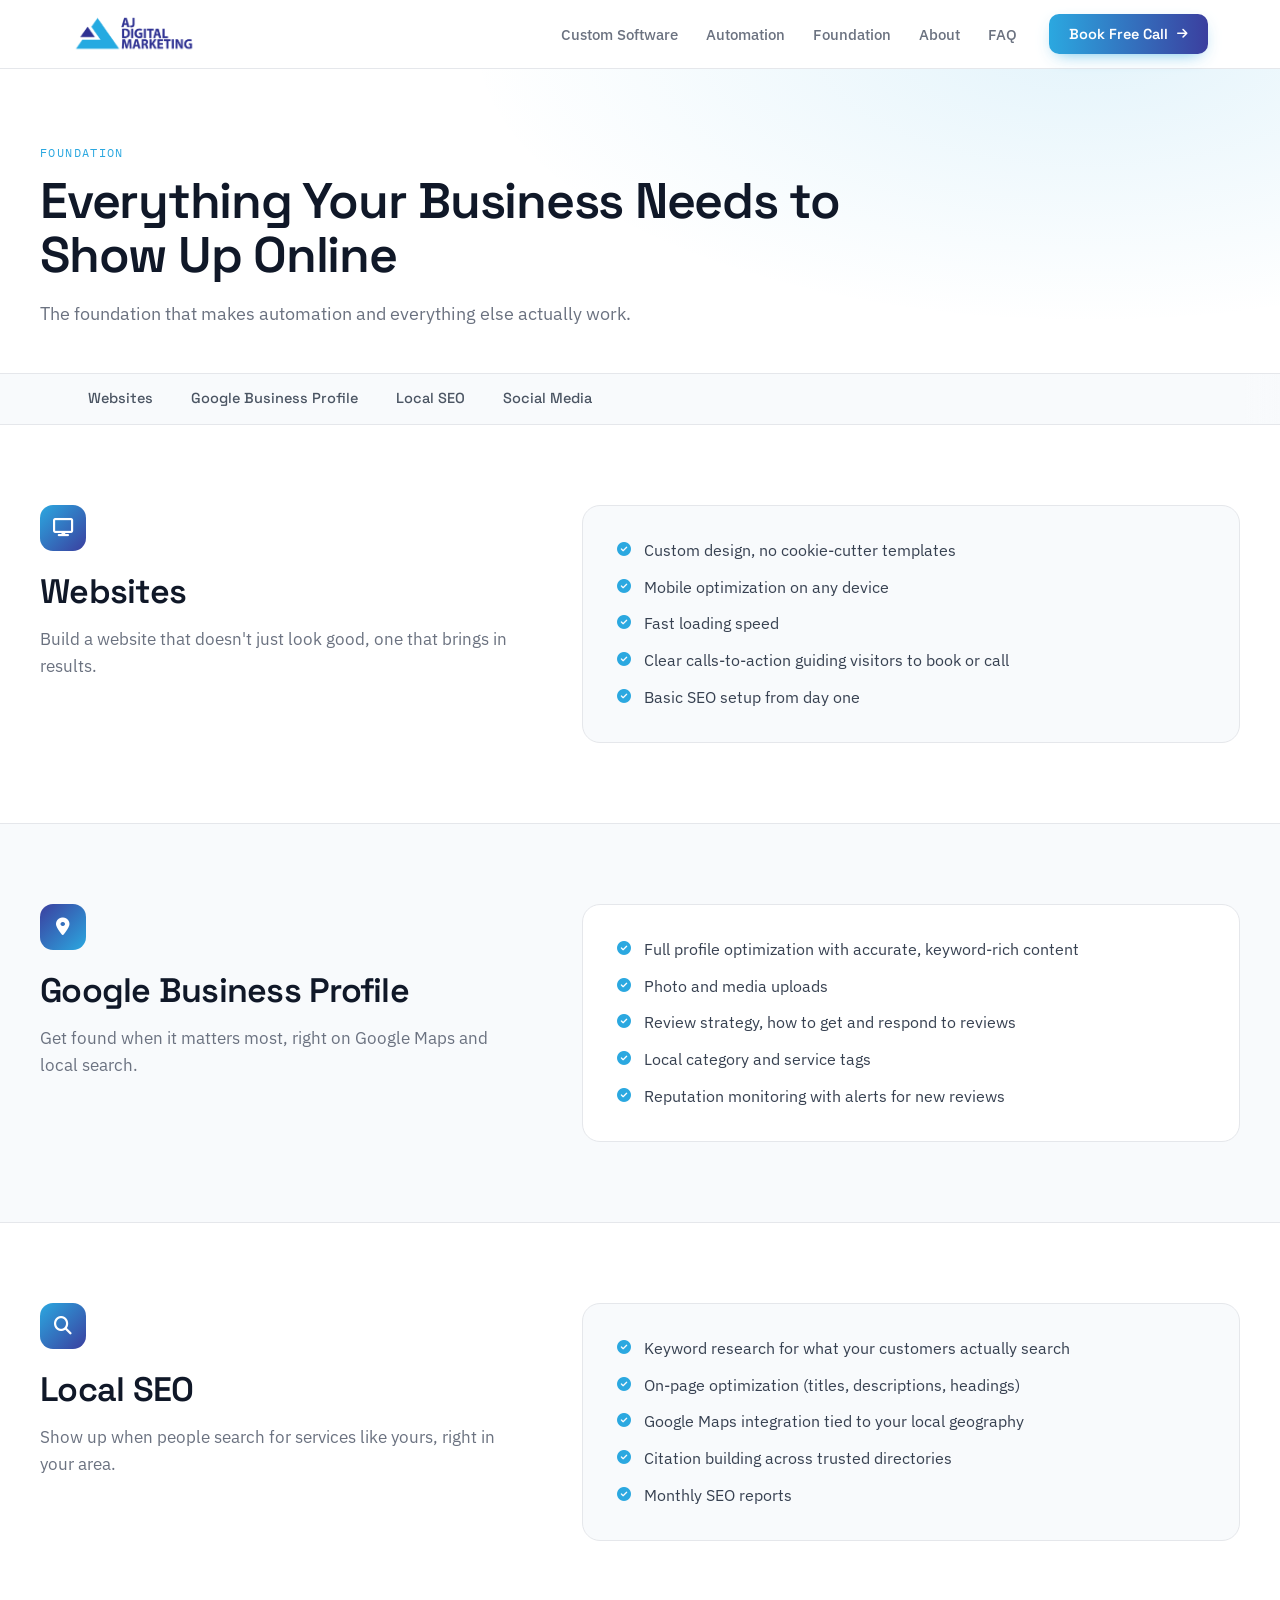
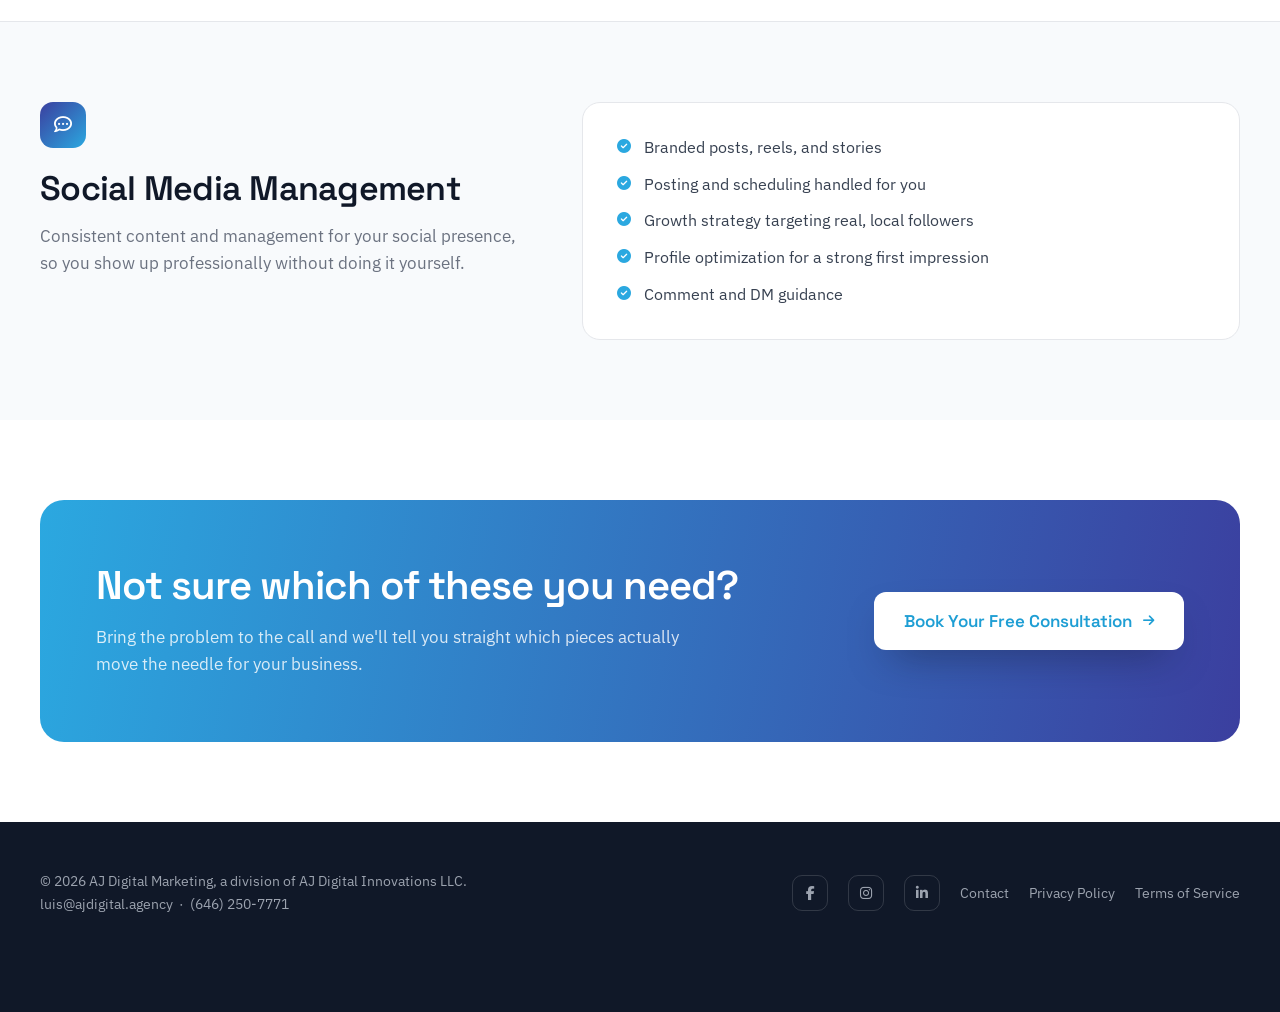
<file: project/services.html>
<!DOCTYPE html>
<html lang="en">
<head>
<meta charset="utf-8">
<meta name="viewport" content="width=device-width, initial-scale=1">
<title>Services — AJ Digital Marketing</title>
<meta name="description" content="Websites, Google Business Profile, Local SEO, and Social Media Management — the foundation that makes automation work.">
<link rel="preconnect" href="https://fonts.googleapis.com" />
<link rel="preconnect" href="https://fonts.gstatic.com" crossorigin="" />
<link href="https://fonts.googleapis.com/css2?family=Space+Grotesk:wght@400;500;600;700&family=IBM+Plex+Sans:wght@400;500;600&family=IBM+Plex+Mono:wght@400;500&display=swap" rel="stylesheet" />
<link href="https://cdnjs.cloudflare.com/ajax/libs/font-awesome/6.5.2/css/all.min.css" rel="stylesheet" />
<link rel="stylesheet" href="styles.css">
<style>
  body { margin: 0; background: #ffffff; }
  * { box-sizing: border-box; }
  html { scroll-behavior: smooth; }
  a { color: #1E9ED4; text-decoration: none; }
  a:hover { color: #3B3F9F; }
  section[id] { scroll-margin-top: 140px; }
  ::selection { background: #2BA8E0; color: #fff; }
</style>
<script type="application/ld+json">
{
  "@context": "https://schema.org",
  "@type": "Organization",
  "name": "AJ Digital Marketing",
  "alternateName": "AJ Digital Innovations LLC",
  "url": "https://ajdigital.agency",
  "logo": "https://ajdigital.agency/images/aj-logo.png",
  "sameAs": [
    "https://www.facebook.com/ajdigitalm",
    "https://www.instagram.com/ajdigitalm/",
    "https://www.linkedin.com/in/luisfjavier/"
  ]
}
</script>

<script type="application/ld+json">
{
  "@context": "https://schema.org",
  "@type": "WebSite",
  "name": "AJ Digital Marketing",
  "url": "https://ajdigital.agency"
}
</script>
</head>
<body>
<div style="font-family: 'IBM Plex Sans', system-ui, sans-serif; color: #1f2937; background: #ffffff; overflow-x: clip;">

  <header style="position: sticky; top: 0; z-index: 50; background: rgba(255,255,255,0.88); backdrop-filter: blur(14px); border-bottom: 1px solid #e5e7eb;">
    <div style="max-width: 1200px; margin: 0 auto; padding: 14px 32px; display: flex; align-items: center; gap: 32px;">
      <a href="index.html" style="display: flex; align-items: center; gap: 10px; flex-shrink: 0;">
        <img src="images/aj-logo.png" alt="AJ Digital Marketing" style="height: 38px; width: auto; display: block;" />
      </a>
      <nav style="display: flex; align-items: center; gap: 28px; margin-left: auto; font-size: 14.5px; font-weight: 500; color: #6b7280;">
        <a href="index.html#results" class="nav-link" style="color: #6b7280;">Custom Software</a>
        <a href="index.html#automation" class="nav-link" style="color: #6b7280;">Automation</a>
        <a href="index.html#foundation" class="nav-link" style="color: #6b7280;">Foundation</a>
        <a href="index.html#about" class="nav-link" style="color: #6b7280;">About</a>
        <a href="index.html#faq" class="nav-link" style="color: #6b7280;">FAQ</a>
      </nav>
      <a href="contact.html#book" class="btn-nav-cta" style="flex-shrink: 0; display: inline-flex; align-items: center; gap: 9px; padding: 11px 20px; border-radius: 10px; background: linear-gradient(90deg, #2BA8E0 0%, #3B3F9F 100%); color: #fff; font-family: 'Space Grotesk', sans-serif; font-weight: 600; font-size: 14.5px; box-shadow: 0 6px 18px -8px rgba(43,168,224,0.85); transition: transform .18s ease, box-shadow .18s ease;">
        Book Free Call<i class="fa-solid fa-arrow-right" style="font-size: 12px;"></i>
      </a>
      <button id="mobile-menu-toggle" aria-label="Open menu" aria-expanded="false" style="display: none; background: none; border: none; cursor: pointer; padding: 8px; margin-left: auto;">
        <svg width="24" height="24" viewBox="0 0 24 24" fill="none" stroke="#101828" stroke-width="2" stroke-linecap="round" stroke-linejoin="round">
          <line x1="3" y1="6" x2="21" y2="6"></line>
          <line x1="3" y1="12" x2="21" y2="12"></line>
          <line x1="3" y1="18" x2="21" y2="18"></line>
        </svg>
      </button>
    </div>
  </header>

  <div id="mobile-menu-panel" style="display: none; position: fixed; top: 0; left: 0; right: 0; bottom: 0; z-index: 100; background: #fff; padding: 24px 32px;">
    <div style="display: flex; justify-content: flex-end; margin-bottom: 24px;">
      <button id="mobile-menu-close" aria-label="Close menu" style="background: none; border: none; cursor: pointer; padding: 8px;">
        <svg width="24" height="24" viewBox="0 0 24 24" fill="none" stroke="#101828" stroke-width="2" stroke-linecap="round" stroke-linejoin="round">
          <line x1="18" y1="6" x2="6" y2="18"></line>
          <line x1="6" y1="6" x2="18" y2="18"></line>
        </svg>
      </button>
    </div>
    <nav style="display: flex; flex-direction: column; gap: 28px; font-size: 20px; font-weight: 600; color: #101828;">
      <a href="index.html#results" style="color: #101828;">Custom Software</a>
      <a href="index.html#automation" style="color: #101828;">Automation</a>
      <a href="index.html#foundation" style="color: #101828;">Foundation</a>
      <a href="index.html#about" style="color: #101828;">About</a>
      <a href="index.html#faq" style="color: #101828;">FAQ</a>
      <a href="contact.html#book" style="margin-top: 12px; background: linear-gradient(135deg, #2BA8E0, #3B3F9F); color: #fff; padding: 14px 20px; border-radius: 10px; text-align: center;">Book Free Call</a>
    </nav>
  </div>

  <section style="padding: 76px 32px 44px; background: radial-gradient(1000px 460px at 85% -10%, rgba(43,168,224,0.13), transparent 62%), #ffffff;">
    <div style="max-width: 1200px; margin: 0 auto;">
      <div style="font-family: 'IBM Plex Mono', monospace; font-size: 11.5px; letter-spacing: 0.12em; text-transform: uppercase; color: #2BA8E0;">Foundation</div>
      <h1 style="font-family: 'Space Grotesk', sans-serif; font-weight: 600; font-size: 50px; line-height: 1.08; letter-spacing: -0.025em; margin: 14px 0 0; color: #101828; max-width: 900px; text-wrap: pretty;">Everything Your Business Needs to Show Up Online</h1>
      <p style="margin: 18px 0 0; font-size: 18px; line-height: 1.6; color: #6b7280; max-width: 620px;">The foundation that makes automation and everything else actually work.</p>
    </div>
  </section>

  <div class="subnav-fade-wrapper" style="position: sticky; top: 69px; z-index: 40; background: rgba(248,250,252,0.94); backdrop-filter: blur(14px); border-top: 1px solid #e5e7eb; border-bottom: 1px solid #e5e7eb;">
    <div style="max-width: 1200px; margin: 0 auto; padding: 0 32px; display: flex; align-items: center; gap: 6px; overflow-x: auto; -webkit-overflow-scrolling: touch;">
      <a href="#websites" class="subnav-link" style="padding: 15px 16px; font-family: 'Space Grotesk', sans-serif; font-weight: 500; font-size: 14.5px; color: #4b5563; white-space: nowrap; border-bottom: 2px solid transparent;">Websites</a>
      <a href="#google-business-profile" class="subnav-link" style="padding: 15px 16px; font-family: 'Space Grotesk', sans-serif; font-weight: 500; font-size: 14.5px; color: #4b5563; white-space: nowrap; border-bottom: 2px solid transparent;">Google Business Profile</a>
      <a href="#local-seo" class="subnav-link" style="padding: 15px 16px; font-family: 'Space Grotesk', sans-serif; font-weight: 500; font-size: 14.5px; color: #4b5563; white-space: nowrap; border-bottom: 2px solid transparent;">Local SEO</a>
      <a href="#social-media-management" class="subnav-link" style="padding: 15px 16px; font-family: 'Space Grotesk', sans-serif; font-weight: 500; font-size: 14.5px; color: #4b5563; white-space: nowrap; border-bottom: 2px solid transparent;">Social Media</a>
    </div>
  </div>

  <section id="websites" style="scroll-margin-top: 122px; padding: 80px 32px; background: #ffffff;">
    <div class="grid-2col" style="max-width: 1200px; margin: 0 auto; display: grid; grid-template-columns: 0.85fr 1.15fr; gap: 56px; align-items: start;">
      <div>
        <span style="width: 46px; height: 46px; border-radius: 13px; background: linear-gradient(135deg, #2BA8E0 0%, #3B3F9F 100%); color: #fff; display: grid; place-items: center; font-size: 18px;"><i class="fa-solid fa-display"></i></span>
        <h2 style="font-family: 'Space Grotesk', sans-serif; font-weight: 600; font-size: 34px; line-height: 1.14; letter-spacing: -0.022em; margin: 22px 0 0; color: #101828;">Websites</h2>
        <p style="margin: 14px 0 0; font-size: 17px; line-height: 1.6; color: #6b7280;">Build a website that doesn't just look good, one that brings in results.</p>
      </div>
      <div style="display: grid; gap: 12px; border: 1px solid #e5e7eb; border-radius: 18px; padding: 32px 34px; background: #f8fafc;">
        <div style="display: flex; gap: 13px; font-size: 16px; line-height: 1.55; color: #374151;"><i class="fa-solid fa-circle-check" style="color: #2BA8E0; font-size: 14px; margin-top: 4px;"></i>Custom design, no cookie-cutter templates</div>
        <div style="display: flex; gap: 13px; font-size: 16px; line-height: 1.55; color: #374151;"><i class="fa-solid fa-circle-check" style="color: #2BA8E0; font-size: 14px; margin-top: 4px;"></i>Mobile optimization on any device</div>
        <div style="display: flex; gap: 13px; font-size: 16px; line-height: 1.55; color: #374151;"><i class="fa-solid fa-circle-check" style="color: #2BA8E0; font-size: 14px; margin-top: 4px;"></i>Fast loading speed</div>
        <div style="display: flex; gap: 13px; font-size: 16px; line-height: 1.55; color: #374151;"><i class="fa-solid fa-circle-check" style="color: #2BA8E0; font-size: 14px; margin-top: 4px;"></i>Clear calls-to-action guiding visitors to book or call</div>
        <div style="display: flex; gap: 13px; font-size: 16px; line-height: 1.55; color: #374151;"><i class="fa-solid fa-circle-check" style="color: #2BA8E0; font-size: 14px; margin-top: 4px;"></i>Basic SEO setup from day one</div>
      </div>
    </div>
  </section>

  <section id="google-business-profile" style="scroll-margin-top: 122px; padding: 80px 32px; background: #f8fafc; border-top: 1px solid #e5e7eb; border-bottom: 1px solid #e5e7eb;">
    <div class="grid-2col" style="max-width: 1200px; margin: 0 auto; display: grid; grid-template-columns: 0.85fr 1.15fr; gap: 56px; align-items: start;">
      <div>
        <span style="width: 46px; height: 46px; border-radius: 13px; background: linear-gradient(135deg, #3B3F9F 0%, #2BA8E0 100%); color: #fff; display: grid; place-items: center; font-size: 18px;"><i class="fa-solid fa-location-dot"></i></span>
        <h2 style="font-family: 'Space Grotesk', sans-serif; font-weight: 600; font-size: 34px; line-height: 1.14; letter-spacing: -0.022em; margin: 22px 0 0; color: #101828;">Google Business Profile</h2>
        <p style="margin: 14px 0 0; font-size: 17px; line-height: 1.6; color: #6b7280;">Get found when it matters most, right on Google Maps and local search.</p>
      </div>
      <div style="display: grid; gap: 12px; border: 1px solid #e5e7eb; border-radius: 18px; padding: 32px 34px; background: #fff;">
        <div style="display: flex; gap: 13px; font-size: 16px; line-height: 1.55; color: #374151;"><i class="fa-solid fa-circle-check" style="color: #2BA8E0; font-size: 14px; margin-top: 4px;"></i>Full profile optimization with accurate, keyword-rich content</div>
        <div style="display: flex; gap: 13px; font-size: 16px; line-height: 1.55; color: #374151;"><i class="fa-solid fa-circle-check" style="color: #2BA8E0; font-size: 14px; margin-top: 4px;"></i>Photo and media uploads</div>
        <div style="display: flex; gap: 13px; font-size: 16px; line-height: 1.55; color: #374151;"><i class="fa-solid fa-circle-check" style="color: #2BA8E0; font-size: 14px; margin-top: 4px;"></i>Review strategy, how to get and respond to reviews</div>
        <div style="display: flex; gap: 13px; font-size: 16px; line-height: 1.55; color: #374151;"><i class="fa-solid fa-circle-check" style="color: #2BA8E0; font-size: 14px; margin-top: 4px;"></i>Local category and service tags</div>
        <div style="display: flex; gap: 13px; font-size: 16px; line-height: 1.55; color: #374151;"><i class="fa-solid fa-circle-check" style="color: #2BA8E0; font-size: 14px; margin-top: 4px;"></i>Reputation monitoring with alerts for new reviews</div>
      </div>
    </div>
  </section>

  <section id="local-seo" style="scroll-margin-top: 122px; padding: 80px 32px; background: #ffffff;">
    <div class="grid-2col" style="max-width: 1200px; margin: 0 auto; display: grid; grid-template-columns: 0.85fr 1.15fr; gap: 56px; align-items: start;">
      <div>
        <span style="width: 46px; height: 46px; border-radius: 13px; background: linear-gradient(135deg, #2BA8E0 0%, #3B3F9F 100%); color: #fff; display: grid; place-items: center; font-size: 18px;"><i class="fa-solid fa-magnifying-glass"></i></span>
        <h2 style="font-family: 'Space Grotesk', sans-serif; font-weight: 600; font-size: 34px; line-height: 1.14; letter-spacing: -0.022em; margin: 22px 0 0; color: #101828;">Local SEO</h2>
        <p style="margin: 14px 0 0; font-size: 17px; line-height: 1.6; color: #6b7280;">Show up when people search for services like yours, right in your area.</p>
      </div>
      <div style="display: grid; gap: 12px; border: 1px solid #e5e7eb; border-radius: 18px; padding: 32px 34px; background: #f8fafc;">
        <div style="display: flex; gap: 13px; font-size: 16px; line-height: 1.55; color: #374151;"><i class="fa-solid fa-circle-check" style="color: #2BA8E0; font-size: 14px; margin-top: 4px;"></i>Keyword research for what your customers actually search</div>
        <div style="display: flex; gap: 13px; font-size: 16px; line-height: 1.55; color: #374151;"><i class="fa-solid fa-circle-check" style="color: #2BA8E0; font-size: 14px; margin-top: 4px;"></i>On-page optimization (titles, descriptions, headings)</div>
        <div style="display: flex; gap: 13px; font-size: 16px; line-height: 1.55; color: #374151;"><i class="fa-solid fa-circle-check" style="color: #2BA8E0; font-size: 14px; margin-top: 4px;"></i>Google Maps integration tied to your local geography</div>
        <div style="display: flex; gap: 13px; font-size: 16px; line-height: 1.55; color: #374151;"><i class="fa-solid fa-circle-check" style="color: #2BA8E0; font-size: 14px; margin-top: 4px;"></i>Citation building across trusted directories</div>
        <div style="display: flex; gap: 13px; font-size: 16px; line-height: 1.55; color: #374151;"><i class="fa-solid fa-circle-check" style="color: #2BA8E0; font-size: 14px; margin-top: 4px;"></i>Monthly SEO reports</div>
      </div>
    </div>
  </section>

  <section id="social-media-management" style="scroll-margin-top: 122px; padding: 80px 32px; background: #f8fafc; border-top: 1px solid #e5e7eb;">
    <div class="grid-2col" style="max-width: 1200px; margin: 0 auto; display: grid; grid-template-columns: 0.85fr 1.15fr; gap: 56px; align-items: start;">
      <div>
        <span style="width: 46px; height: 46px; border-radius: 13px; background: linear-gradient(135deg, #3B3F9F 0%, #2BA8E0 100%); color: #fff; display: grid; place-items: center; font-size: 18px;"><i class="fa-regular fa-comment-dots"></i></span>
        <h2 style="font-family: 'Space Grotesk', sans-serif; font-weight: 600; font-size: 34px; line-height: 1.14; letter-spacing: -0.022em; margin: 22px 0 0; color: #101828;">Social Media Management</h2>
        <p style="margin: 14px 0 0; font-size: 17px; line-height: 1.6; color: #6b7280;">Consistent content and management for your social presence, so you show up professionally without doing it yourself.</p>
      </div>
      <div style="display: grid; gap: 12px; border: 1px solid #e5e7eb; border-radius: 18px; padding: 32px 34px; background: #fff;">
        <div style="display: flex; gap: 13px; font-size: 16px; line-height: 1.55; color: #374151;"><i class="fa-solid fa-circle-check" style="color: #2BA8E0; font-size: 14px; margin-top: 4px;"></i>Branded posts, reels, and stories</div>
        <div style="display: flex; gap: 13px; font-size: 16px; line-height: 1.55; color: #374151;"><i class="fa-solid fa-circle-check" style="color: #2BA8E0; font-size: 14px; margin-top: 4px;"></i>Posting and scheduling handled for you</div>
        <div style="display: flex; gap: 13px; font-size: 16px; line-height: 1.55; color: #374151;"><i class="fa-solid fa-circle-check" style="color: #2BA8E0; font-size: 14px; margin-top: 4px;"></i>Growth strategy targeting real, local followers</div>
        <div style="display: flex; gap: 13px; font-size: 16px; line-height: 1.55; color: #374151;"><i class="fa-solid fa-circle-check" style="color: #2BA8E0; font-size: 14px; margin-top: 4px;"></i>Profile optimization for a strong first impression</div>
        <div style="display: flex; gap: 13px; font-size: 16px; line-height: 1.55; color: #374151;"><i class="fa-solid fa-circle-check" style="color: #2BA8E0; font-size: 14px; margin-top: 4px;"></i>Comment and DM guidance</div>
      </div>
    </div>
  </section>

  <section style="padding: 80px 32px; background: #ffffff;">
    <div class="grid-2col" style="max-width: 1200px; margin: 0 auto; border-radius: 24px; padding: 64px 56px; background: linear-gradient(100deg, #2BA8E0 0%, #3B3F9F 100%); color: #fff; display: grid; grid-template-columns: 1.2fr auto; gap: 48px; align-items: center;">
      <div>
        <h2 style="font-family: 'Space Grotesk', sans-serif; font-weight: 600; font-size: 40px; line-height: 1.1; letter-spacing: -0.025em; margin: 0; color: #fff; text-wrap: pretty;">Not sure which of these you need?</h2>
        <p style="margin: 16px 0 0; font-size: 17px; line-height: 1.6; color: rgba(255,255,255,0.82); max-width: 600px;">Bring the problem to the call and we'll tell you straight which pieces actually move the needle for your business.</p>
      </div>
      <a href="contact.html#book" class="btn-cta-white" style="justify-self: end; display: inline-flex; align-items: center; gap: 11px; padding: 18px 30px; border-radius: 12px; background: #fff; color: #1E9ED4; font-family: 'Space Grotesk', sans-serif; font-weight: 600; font-size: 17px; box-shadow: 0 18px 40px -18px rgba(16,24,40,0.6); transition: transform .18s ease;">
        Book Your Free Consultation<i class="fa-solid fa-arrow-right" style="font-size: 13px;"></i>
      </a>
    </div>
  </section>

  <footer style="padding: 48px 32px; background: #101828; color: #9ca3af;">
    <div style="max-width: 1200px; margin: 0 auto; display: flex; align-items: center; justify-content: space-between; gap: 32px; flex-wrap: wrap;">
      <div style="font-size: 13.5px; line-height: 1.7;">
        © 2026 AJ Digital Marketing, a division of AJ Digital Innovations LLC.<br />
        <a href="mailto:luis@ajdigital.agency" class="footer-link" style="color: #9ca3af;">luis@ajdigital.agency</a> &nbsp;·&nbsp; <a href="tel:+16462507771" class="footer-link" style="color: #9ca3af;">(646) 250-7771</a>
      </div>
      <div style="display: flex; align-items: center; gap: 20px; flex-wrap: wrap;">
        <a href="https://www.facebook.com/ajdigitalm" aria-label="Facebook" class="social-icon" style="width: 36px; height: 36px; border-radius: 10px; border: 1px solid rgba(255,255,255,0.14); display: grid; place-items: center; color: #9ca3af; font-size: 14px;"><i class="fa-brands fa-facebook-f"></i></a>
        <a href="https://www.instagram.com/ajdigitalm/" aria-label="Instagram" class="social-icon" style="width: 36px; height: 36px; border-radius: 10px; border: 1px solid rgba(255,255,255,0.14); display: grid; place-items: center; color: #9ca3af; font-size: 14px;"><i class="fa-brands fa-instagram"></i></a>
        <a href="https://www.linkedin.com/in/luisfjavier/" aria-label="LinkedIn" class="social-icon" style="width: 36px; height: 36px; border-radius: 10px; border: 1px solid rgba(255,255,255,0.14); display: grid; place-items: center; color: #9ca3af; font-size: 14px;"><i class="fa-brands fa-linkedin-in"></i></a>
        <a href="contact.html" class="footer-link" style="color: #9ca3af; font-size: 13.5px;">Contact</a>
        <a href="privacy-policy.html" class="footer-link" style="color: #9ca3af; font-size: 13.5px;">Privacy Policy</a>
        <a href="terms-of-service.html" class="footer-link" style="color: #9ca3af; font-size: 13.5px;">Terms of Service</a>
      </div>
    </div>
  </footer>
</div>

<button id="scroll-top-btn" aria-label="Scroll to top" style="display: none; position: fixed; left: 20px; bottom: 20px; z-index: 90; width: 48px; height: 48px; border-radius: 50%; border: none; background: linear-gradient(135deg, #2BA8E0, #3B3F9F); color: #fff; cursor: pointer; box-shadow: 0 8px 20px -6px rgba(16,24,40,0.35); align-items: center; justify-content: center; font-size: 18px;">
  <i class="fa-solid fa-arrow-up"></i>
</button>

<div class="gtranslate_wrapper"></div>
<script>
window.gtranslateSettings = {
  "default_language":"en",
  "languages":["en","es"],
  "wrapper_selector":".gtranslate_wrapper",
  "switcher_horizontal_position":"inline",
  "flag_style":"3d",
  "alt_flags":{"en":"usa","es":"mexico"}
}
</script>
<script src="https://cdn.gtranslate.net/widgets/latest/float.js" defer></script>
<script src="https://widgets.leadconnectorhq.com/loader.js" data-resources-url="https://widgets.leadconnectorhq.com/chat-widget/loader.js" data-widget-id="6ad2969ee19e4c46e8906d6e"></script>

<script src="mobile-menu.js"></script>
<script src="scroll-top.js"></script>
</body>
</html>
</file>
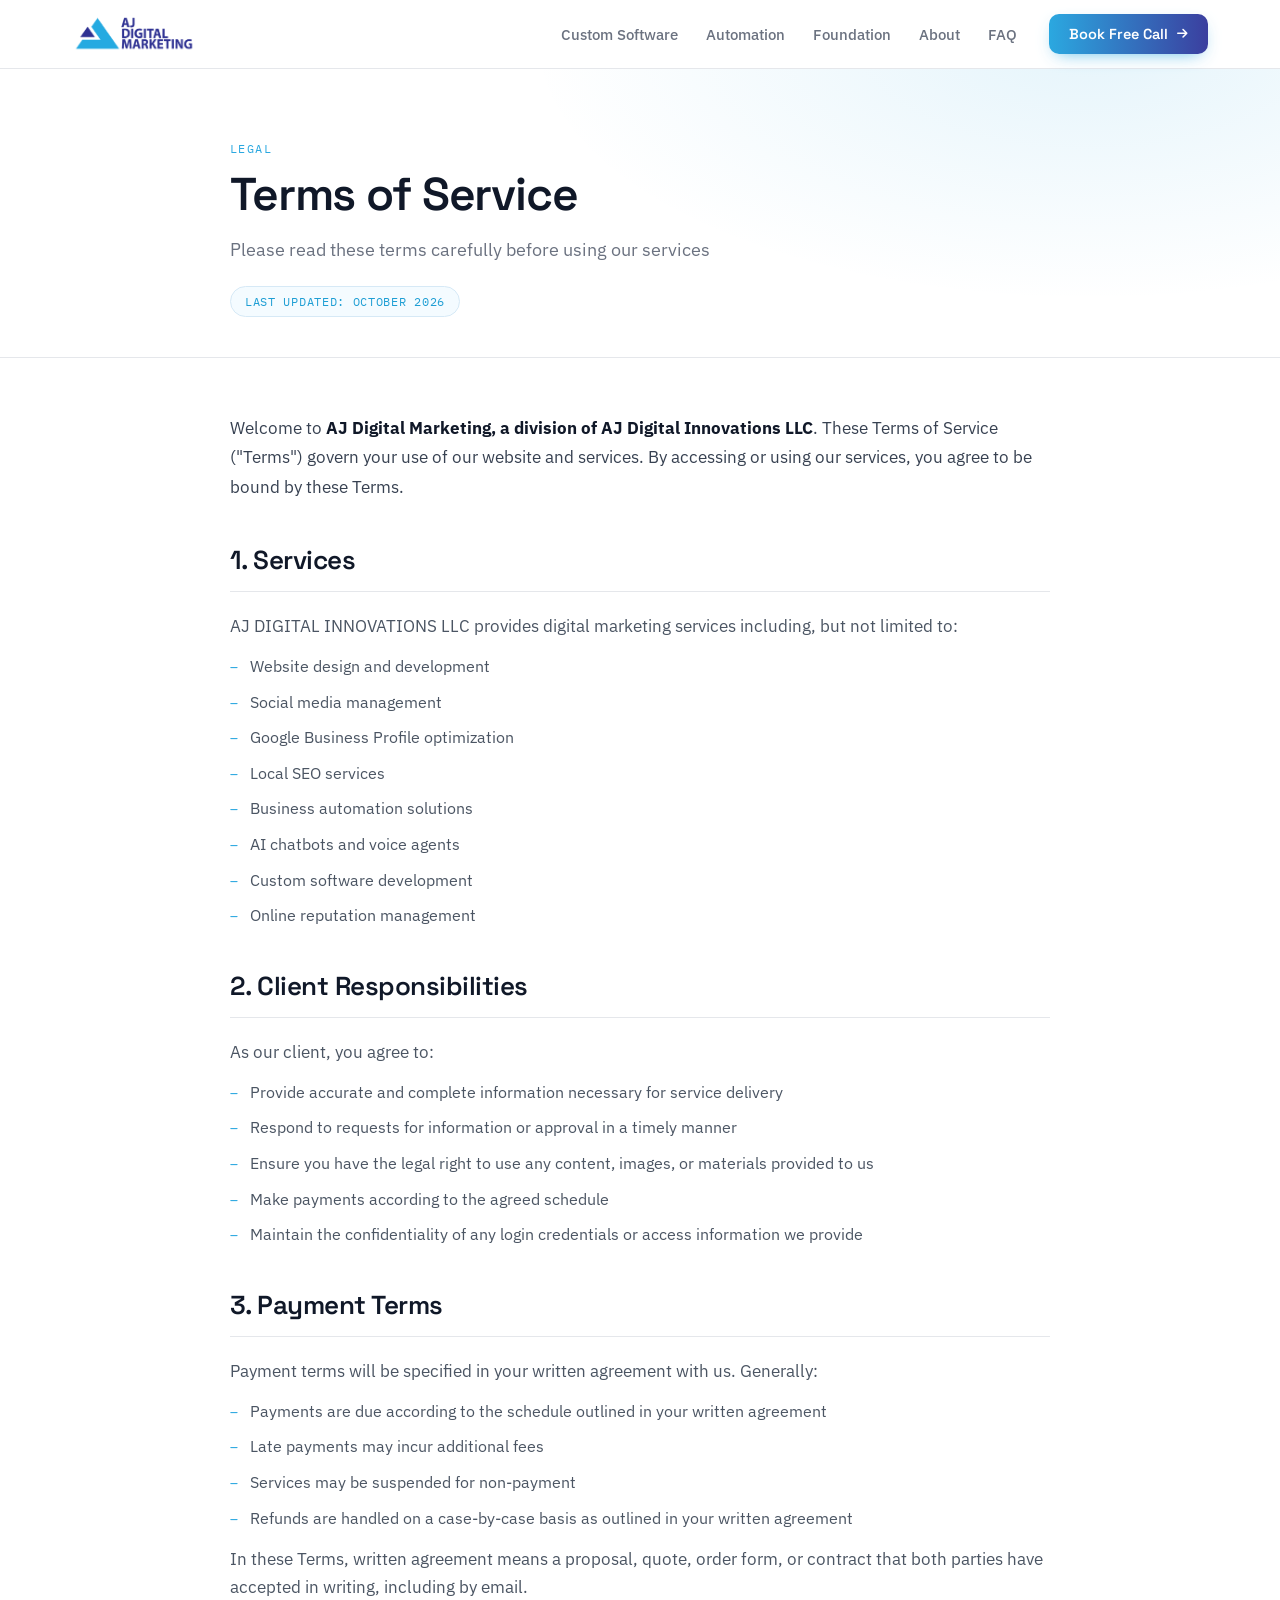
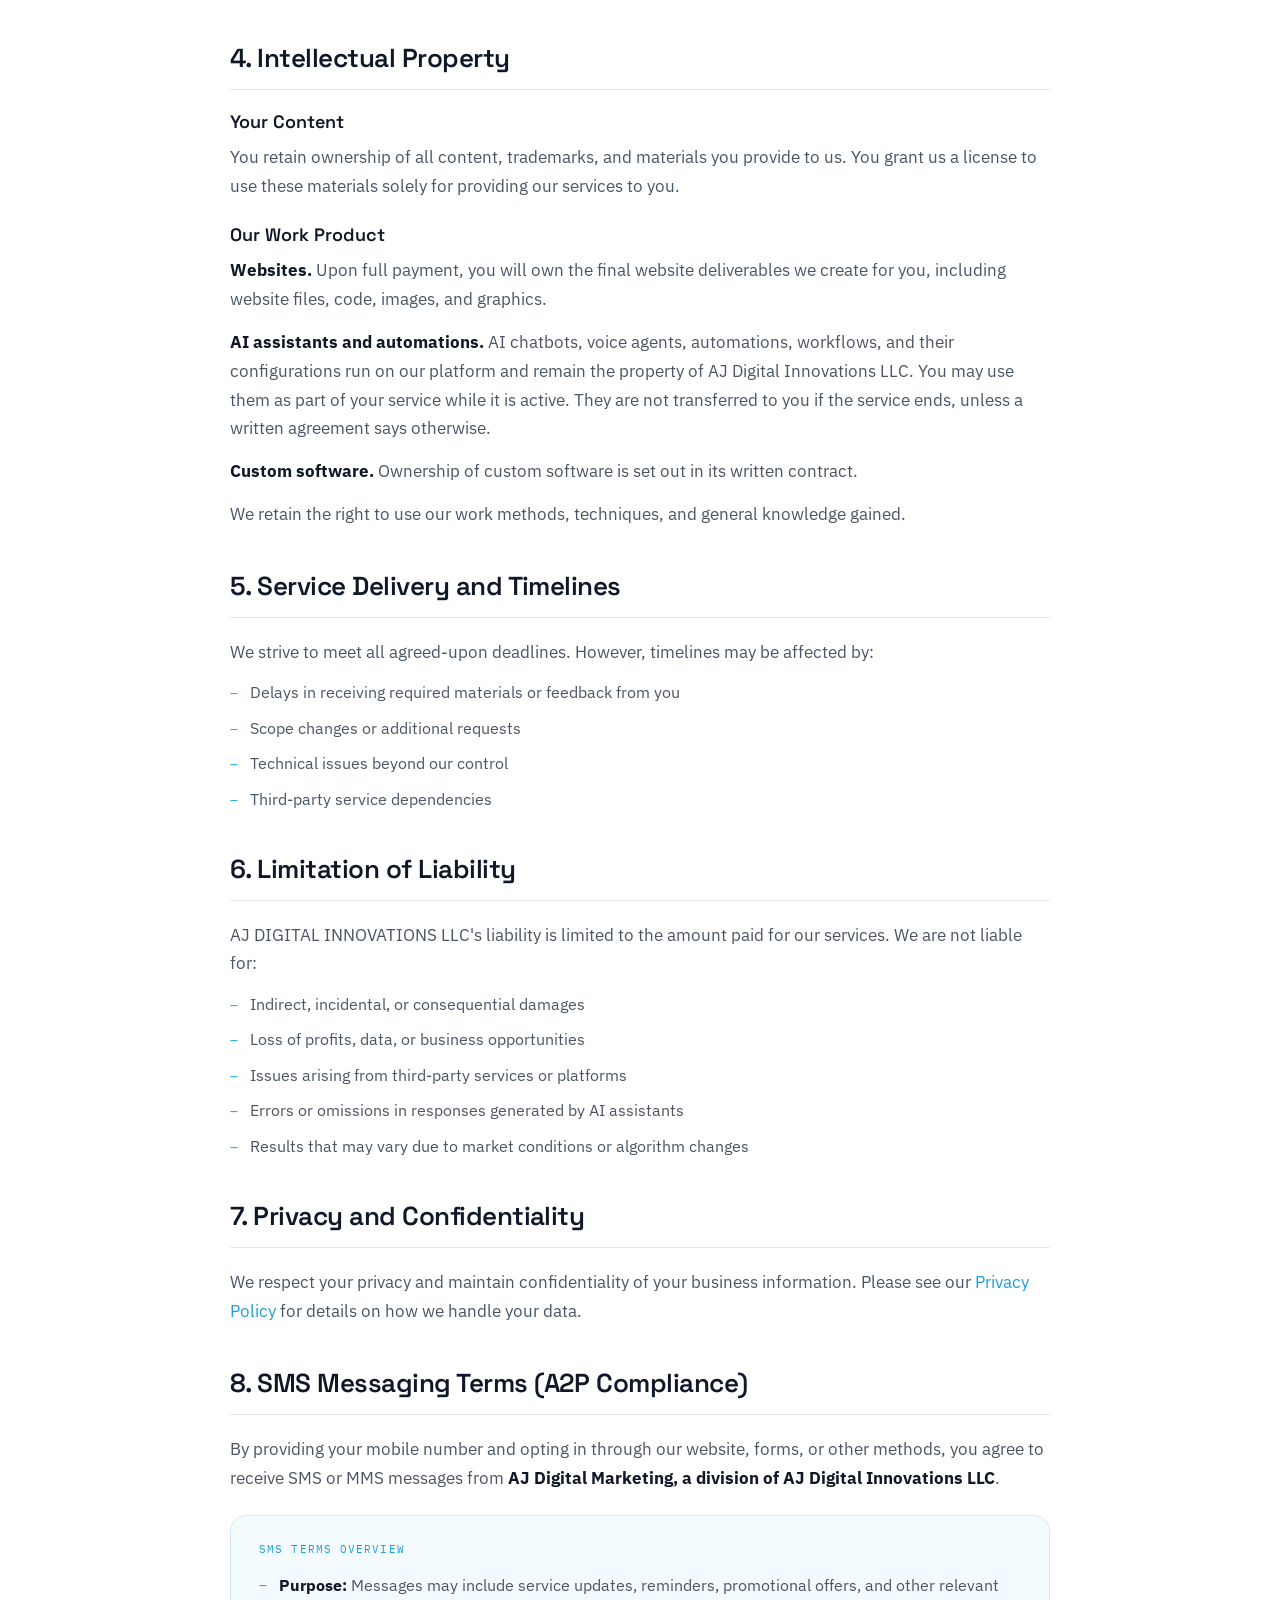
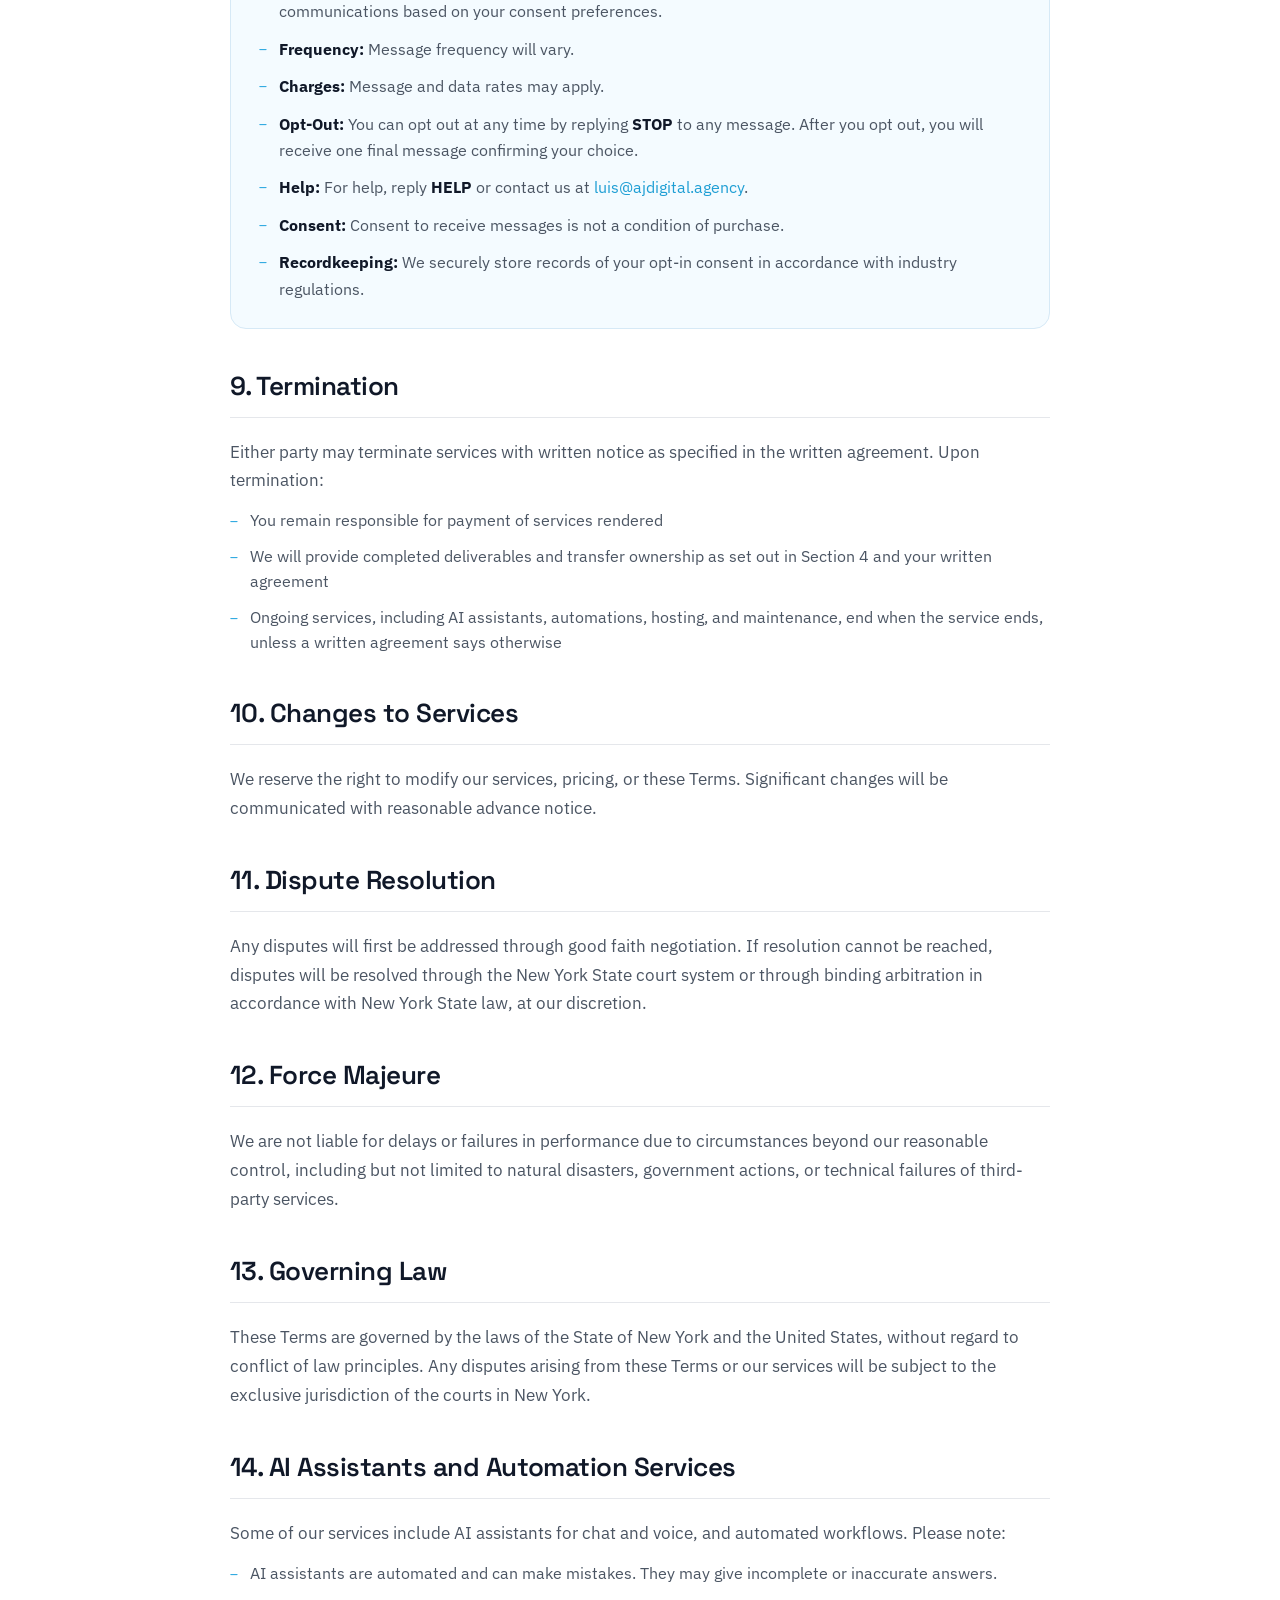
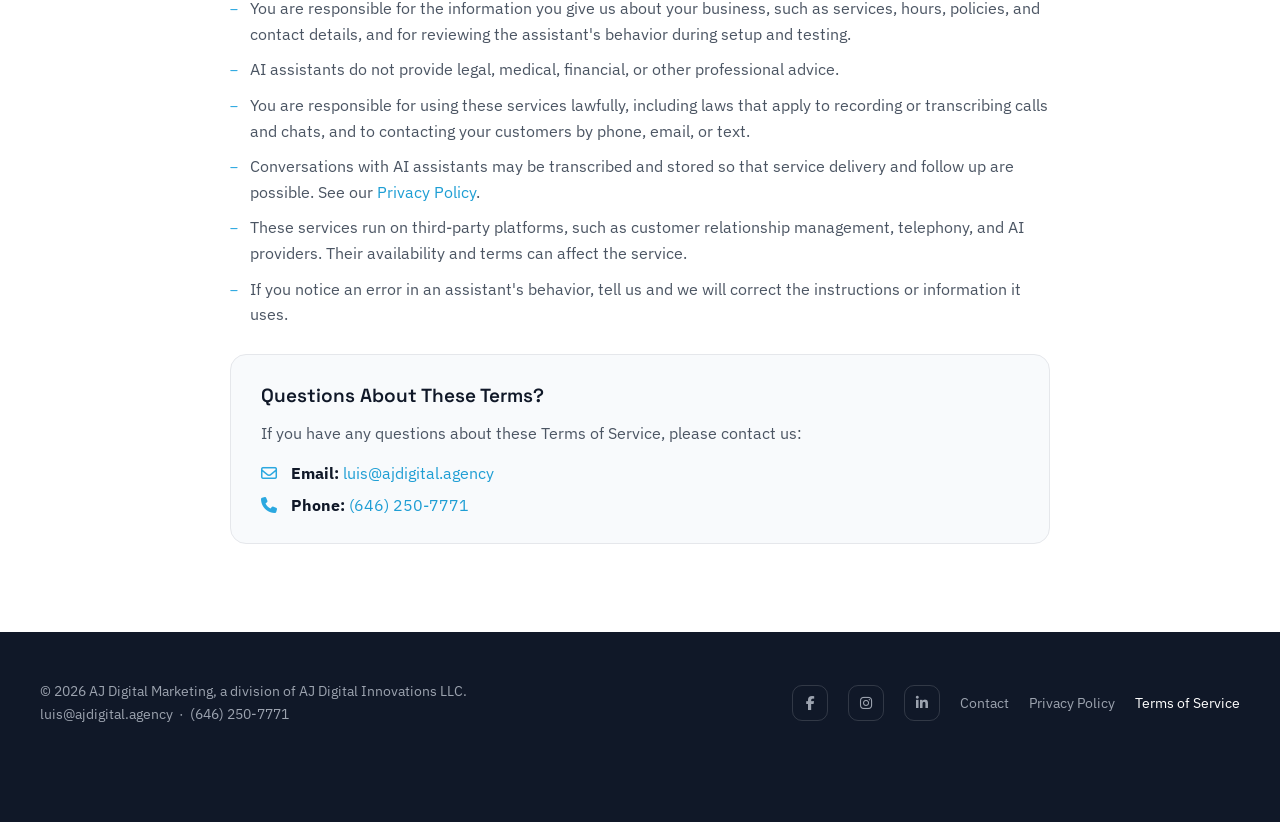
<file: project/terms-of-service.html>
<!DOCTYPE html>
<html lang="en">
<head>
<meta charset="utf-8">
<meta name="viewport" content="width=device-width, initial-scale=1">
<title>Terms of Service — AJ Digital Marketing</title>
<link rel="preconnect" href="https://fonts.googleapis.com" />
<link rel="preconnect" href="https://fonts.gstatic.com" crossorigin="" />
<link href="https://fonts.googleapis.com/css2?family=Space+Grotesk:wght@400;500;600;700&family=IBM+Plex+Sans:wght@400;500;600&family=IBM+Plex+Mono:wght@400;500&display=swap" rel="stylesheet" />
<link href="https://cdnjs.cloudflare.com/ajax/libs/font-awesome/6.5.2/css/all.min.css" rel="stylesheet" />
<link rel="stylesheet" href="styles.css">
<style>
  body { margin: 0; background: #ffffff; }
  * { box-sizing: border-box; }
  html { scroll-behavior: smooth; }
  a { color: #1E9ED4; text-decoration: none; }
  a:hover { color: #3B3F9F; }
  ::selection { background: #2BA8E0; color: #fff; }
</style>
<script type="application/ld+json">
{
  "@context": "https://schema.org",
  "@type": "Organization",
  "name": "AJ Digital Marketing",
  "alternateName": "AJ Digital Innovations LLC",
  "url": "https://ajdigital.agency",
  "logo": "https://ajdigital.agency/images/aj-logo.png",
  "sameAs": [
    "https://www.facebook.com/ajdigitalm",
    "https://www.instagram.com/ajdigitalm/",
    "https://www.linkedin.com/in/luisfjavier/"
  ]
}
</script>

<script type="application/ld+json">
{
  "@context": "https://schema.org",
  "@type": "WebSite",
  "name": "AJ Digital Marketing",
  "url": "https://ajdigital.agency"
}
</script>
</head>
<body>
<div style="font-family: 'IBM Plex Sans', system-ui, sans-serif; color: #1f2937; background: #ffffff; overflow-x: clip;">

  <header style="position: sticky; top: 0; z-index: 50; background: rgba(255,255,255,0.88); backdrop-filter: blur(14px); border-bottom: 1px solid #e5e7eb;">
    <div style="max-width: 1200px; margin: 0 auto; padding: 14px 32px; display: flex; align-items: center; gap: 32px;">
      <a href="index.html" style="display: flex; align-items: center; gap: 10px; flex-shrink: 0;">
        <img src="images/aj-logo.png" alt="AJ Digital Marketing" style="height: 38px; width: auto; display: block;" />
      </a>
      <nav style="display: flex; align-items: center; gap: 28px; margin-left: auto; font-size: 14.5px; font-weight: 500; color: #6b7280;">
        <a href="index.html#results" class="nav-link" style="color: #6b7280;">Custom Software</a>
        <a href="index.html#automation" class="nav-link" style="color: #6b7280;">Automation</a>
        <a href="index.html#foundation" class="nav-link" style="color: #6b7280;">Foundation</a>
        <a href="index.html#about" class="nav-link" style="color: #6b7280;">About</a>
        <a href="index.html#faq" class="nav-link" style="color: #6b7280;">FAQ</a>
      </nav>
      <a href="contact.html#book" class="btn-nav-cta" style="flex-shrink: 0; display: inline-flex; align-items: center; gap: 9px; padding: 11px 20px; border-radius: 10px; background: linear-gradient(90deg, #2BA8E0 0%, #3B3F9F 100%); color: #fff; font-family: 'Space Grotesk', sans-serif; font-weight: 600; font-size: 14.5px; box-shadow: 0 6px 18px -8px rgba(43,168,224,0.85); transition: transform .18s ease, box-shadow .18s ease;">
        Book Free Call<i class="fa-solid fa-arrow-right" style="font-size: 12px;"></i>
      </a>
      <button id="mobile-menu-toggle" aria-label="Open menu" aria-expanded="false" style="display: none; background: none; border: none; cursor: pointer; padding: 8px; margin-left: auto;">
        <svg width="24" height="24" viewBox="0 0 24 24" fill="none" stroke="#101828" stroke-width="2" stroke-linecap="round" stroke-linejoin="round">
          <line x1="3" y1="6" x2="21" y2="6"></line>
          <line x1="3" y1="12" x2="21" y2="12"></line>
          <line x1="3" y1="18" x2="21" y2="18"></line>
        </svg>
      </button>
    </div>
  </header>

  <div id="mobile-menu-panel" style="display: none; position: fixed; top: 0; left: 0; right: 0; bottom: 0; z-index: 100; background: #fff; padding: 24px 32px;">
    <div style="display: flex; justify-content: flex-end; margin-bottom: 24px;">
      <button id="mobile-menu-close" aria-label="Close menu" style="background: none; border: none; cursor: pointer; padding: 8px;">
        <svg width="24" height="24" viewBox="0 0 24 24" fill="none" stroke="#101828" stroke-width="2" stroke-linecap="round" stroke-linejoin="round">
          <line x1="18" y1="6" x2="6" y2="18"></line>
          <line x1="6" y1="6" x2="18" y2="18"></line>
        </svg>
      </button>
    </div>
    <nav style="display: flex; flex-direction: column; gap: 28px; font-size: 20px; font-weight: 600; color: #101828;">
      <a href="index.html#results" style="color: #101828;">Custom Software</a>
      <a href="index.html#automation" style="color: #101828;">Automation</a>
      <a href="index.html#foundation" style="color: #101828;">Foundation</a>
      <a href="index.html#about" style="color: #101828;">About</a>
      <a href="index.html#faq" style="color: #101828;">FAQ</a>
      <a href="contact.html#book" style="margin-top: 12px; background: linear-gradient(135deg, #2BA8E0, #3B3F9F); color: #fff; padding: 14px 20px; border-radius: 10px; text-align: center;">Book Free Call</a>
    </nav>
  </div>

  <section style="padding: 72px 32px 40px; background: radial-gradient(900px 420px at 85% -10%, rgba(43,168,224,0.12), transparent 62%), #ffffff; border-bottom: 1px solid #e5e7eb;">
    <div style="max-width: 820px; margin: 0 auto;">
      <div style="font-family: 'IBM Plex Mono', monospace; font-size: 11.5px; letter-spacing: 0.12em; text-transform: uppercase; color: #2BA8E0;">Legal</div>
      <h1 style="font-family: 'Space Grotesk', sans-serif; font-weight: 600; font-size: 46px; line-height: 1.08; letter-spacing: -0.025em; margin: 14px 0 0; color: #101828;">Terms of Service</h1>
      <p style="margin: 16px 0 0; font-size: 17.5px; line-height: 1.6; color: #6b7280;">Please read these terms carefully before using our services</p>
      <div style="margin-top: 22px; display: inline-block; font-family: 'IBM Plex Mono', monospace; font-size: 11.5px; letter-spacing: 0.06em; text-transform: uppercase; color: #1E9ED4; background: #f4fbff; border: 1px solid #d6e9f6; border-radius: 999px; padding: 7px 14px;">Last Updated: October 2026</div>
    </div>
  </section>

  <article style="padding: 56px 32px 88px; background: #ffffff;">
    <div style="max-width: 820px; margin: 0 auto; display: flex; flex-direction: column; gap: 40px;">

      <p style="margin: 0; font-size: 17px; line-height: 1.75; color: #374151;">Welcome to <strong style="color: #101828;">AJ Digital Marketing, a division of AJ Digital Innovations LLC</strong>. These Terms of Service ("Terms") govern your use of our website and services. By accessing or using our services, you agree to be bound by these Terms.</p>

      <section>
        <h2 style="font-family: 'Space Grotesk', sans-serif; font-weight: 600; font-size: 26px; letter-spacing: -0.02em; margin: 0 0 20px; color: #101828; padding-bottom: 14px; border-bottom: 1px solid #e5e7eb;">1. Services</h2>
        <p style="margin: 0 0 14px; font-size: 16.5px; line-height: 1.7; color: #4b5563;">AJ DIGITAL INNOVATIONS LLC provides digital marketing services including, but not limited to:</p>
        <div style="display: grid; gap: 10px;">
          <div style="display: flex; gap: 12px; font-size: 16px; line-height: 1.6; color: #4b5563;"><i class="fa-solid fa-minus" style="color: #2BA8E0; font-size: 9px; margin-top: 9px;"></i>Website design and development</div>
          <div style="display: flex; gap: 12px; font-size: 16px; line-height: 1.6; color: #4b5563;"><i class="fa-solid fa-minus" style="color: #2BA8E0; font-size: 9px; margin-top: 9px;"></i>Social media management</div>
          <div style="display: flex; gap: 12px; font-size: 16px; line-height: 1.6; color: #4b5563;"><i class="fa-solid fa-minus" style="color: #2BA8E0; font-size: 9px; margin-top: 9px;"></i>Google Business Profile optimization</div>
          <div style="display: flex; gap: 12px; font-size: 16px; line-height: 1.6; color: #4b5563;"><i class="fa-solid fa-minus" style="color: #2BA8E0; font-size: 9px; margin-top: 9px;"></i>Local SEO services</div>
          <div style="display: flex; gap: 12px; font-size: 16px; line-height: 1.6; color: #4b5563;"><i class="fa-solid fa-minus" style="color: #2BA8E0; font-size: 9px; margin-top: 9px;"></i>Business automation solutions</div>
          <div style="display: flex; gap: 12px; font-size: 16px; line-height: 1.6; color: #4b5563;"><i class="fa-solid fa-minus" style="color: #2BA8E0; font-size: 9px; margin-top: 9px;"></i>AI chatbots and voice agents</div>
          <div style="display: flex; gap: 12px; font-size: 16px; line-height: 1.6; color: #4b5563;"><i class="fa-solid fa-minus" style="color: #2BA8E0; font-size: 9px; margin-top: 9px;"></i>Custom software development</div>
          <div style="display: flex; gap: 12px; font-size: 16px; line-height: 1.6; color: #4b5563;"><i class="fa-solid fa-minus" style="color: #2BA8E0; font-size: 9px; margin-top: 9px;"></i>Online reputation management</div>
        </div>
      </section>

      <section>
        <h2 style="font-family: 'Space Grotesk', sans-serif; font-weight: 600; font-size: 26px; letter-spacing: -0.02em; margin: 0 0 20px; color: #101828; padding-bottom: 14px; border-bottom: 1px solid #e5e7eb;">2. Client Responsibilities</h2>
        <p style="margin: 0 0 14px; font-size: 16.5px; line-height: 1.7; color: #4b5563;">As our client, you agree to:</p>
        <div style="display: grid; gap: 10px;">
          <div style="display: flex; gap: 12px; font-size: 16px; line-height: 1.6; color: #4b5563;"><i class="fa-solid fa-minus" style="color: #2BA8E0; font-size: 9px; margin-top: 9px;"></i>Provide accurate and complete information necessary for service delivery</div>
          <div style="display: flex; gap: 12px; font-size: 16px; line-height: 1.6; color: #4b5563;"><i class="fa-solid fa-minus" style="color: #2BA8E0; font-size: 9px; margin-top: 9px;"></i>Respond to requests for information or approval in a timely manner</div>
          <div style="display: flex; gap: 12px; font-size: 16px; line-height: 1.6; color: #4b5563;"><i class="fa-solid fa-minus" style="color: #2BA8E0; font-size: 9px; margin-top: 9px;"></i>Ensure you have the legal right to use any content, images, or materials provided to us</div>
          <div style="display: flex; gap: 12px; font-size: 16px; line-height: 1.6; color: #4b5563;"><i class="fa-solid fa-minus" style="color: #2BA8E0; font-size: 9px; margin-top: 9px;"></i>Make payments according to the agreed schedule</div>
          <div style="display: flex; gap: 12px; font-size: 16px; line-height: 1.6; color: #4b5563;"><i class="fa-solid fa-minus" style="color: #2BA8E0; font-size: 9px; margin-top: 9px;"></i>Maintain the confidentiality of any login credentials or access information we provide</div>
        </div>
      </section>

      <section>
        <h2 style="font-family: 'Space Grotesk', sans-serif; font-weight: 600; font-size: 26px; letter-spacing: -0.02em; margin: 0 0 20px; color: #101828; padding-bottom: 14px; border-bottom: 1px solid #e5e7eb;">3. Payment Terms</h2>
        <p style="margin: 0 0 14px; font-size: 16.5px; line-height: 1.7; color: #4b5563;">Payment terms will be specified in your written agreement with us. Generally:</p>
        <div style="display: grid; gap: 10px;">
          <div style="display: flex; gap: 12px; font-size: 16px; line-height: 1.6; color: #4b5563;"><i class="fa-solid fa-minus" style="color: #2BA8E0; font-size: 9px; margin-top: 9px;"></i>Payments are due according to the schedule outlined in your written agreement</div>
          <div style="display: flex; gap: 12px; font-size: 16px; line-height: 1.6; color: #4b5563;"><i class="fa-solid fa-minus" style="color: #2BA8E0; font-size: 9px; margin-top: 9px;"></i>Late payments may incur additional fees</div>
          <div style="display: flex; gap: 12px; font-size: 16px; line-height: 1.6; color: #4b5563;"><i class="fa-solid fa-minus" style="color: #2BA8E0; font-size: 9px; margin-top: 9px;"></i>Services may be suspended for non-payment</div>
          <div style="display: flex; gap: 12px; font-size: 16px; line-height: 1.6; color: #4b5563;"><i class="fa-solid fa-minus" style="color: #2BA8E0; font-size: 9px; margin-top: 9px;"></i>Refunds are handled on a case-by-case basis as outlined in your written agreement</div>
        </div>
        <p style="margin: 14px 0 0; font-size: 16.5px; line-height: 1.7; color: #4b5563;">In these Terms, written agreement means a proposal, quote, order form, or contract that both parties have accepted in writing, including by email.</p>
      </section>

      <section>
        <h2 style="font-family: 'Space Grotesk', sans-serif; font-weight: 600; font-size: 26px; letter-spacing: -0.02em; margin: 0 0 20px; color: #101828; padding-bottom: 14px; border-bottom: 1px solid #e5e7eb;">4. Intellectual Property</h2>
        <h3 style="font-family: 'Space Grotesk', sans-serif; font-weight: 600; font-size: 18px; margin: 0 0 10px; color: #101828;">Your Content</h3>
        <p style="margin: 0 0 22px; font-size: 16.5px; line-height: 1.75; color: #4b5563;">You retain ownership of all content, trademarks, and materials you provide to us. You grant us a license to use these materials solely for providing our services to you.</p>
        <h3 style="font-family: 'Space Grotesk', sans-serif; font-weight: 600; font-size: 18px; margin: 0 0 10px; color: #101828;">Our Work Product</h3>
        <p style="margin: 0 0 14px; font-size: 16.5px; line-height: 1.75; color: #4b5563;"><strong style="color: #101828;">Websites.</strong> Upon full payment, you will own the final website deliverables we create for you, including website files, code, images, and graphics.</p>
        <p style="margin: 0 0 14px; font-size: 16.5px; line-height: 1.75; color: #4b5563;"><strong style="color: #101828;">AI assistants and automations.</strong> AI chatbots, voice agents, automations, workflows, and their configurations run on our platform and remain the property of AJ Digital Innovations LLC. You may use them as part of your service while it is active. They are not transferred to you if the service ends, unless a written agreement says otherwise.</p>
        <p style="margin: 0 0 14px; font-size: 16.5px; line-height: 1.75; color: #4b5563;"><strong style="color: #101828;">Custom software.</strong> Ownership of custom software is set out in its written contract.</p>
        <p style="margin: 0; font-size: 16.5px; line-height: 1.75; color: #4b5563;">We retain the right to use our work methods, techniques, and general knowledge gained.</p>
      </section>

      <section>
        <h2 style="font-family: 'Space Grotesk', sans-serif; font-weight: 600; font-size: 26px; letter-spacing: -0.02em; margin: 0 0 20px; color: #101828; padding-bottom: 14px; border-bottom: 1px solid #e5e7eb;">5. Service Delivery and Timelines</h2>
        <p style="margin: 0 0 14px; font-size: 16.5px; line-height: 1.7; color: #4b5563;">We strive to meet all agreed-upon deadlines. However, timelines may be affected by:</p>
        <div style="display: grid; gap: 10px;">
          <div style="display: flex; gap: 12px; font-size: 16px; line-height: 1.6; color: #4b5563;"><i class="fa-solid fa-minus" style="color: #2BA8E0; font-size: 9px; margin-top: 9px;"></i>Delays in receiving required materials or feedback from you</div>
          <div style="display: flex; gap: 12px; font-size: 16px; line-height: 1.6; color: #4b5563;"><i class="fa-solid fa-minus" style="color: #2BA8E0; font-size: 9px; margin-top: 9px;"></i>Scope changes or additional requests</div>
          <div style="display: flex; gap: 12px; font-size: 16px; line-height: 1.6; color: #4b5563;"><i class="fa-solid fa-minus" style="color: #2BA8E0; font-size: 9px; margin-top: 9px;"></i>Technical issues beyond our control</div>
          <div style="display: flex; gap: 12px; font-size: 16px; line-height: 1.6; color: #4b5563;"><i class="fa-solid fa-minus" style="color: #2BA8E0; font-size: 9px; margin-top: 9px;"></i>Third-party service dependencies</div>
        </div>
      </section>

      <section>
        <h2 style="font-family: 'Space Grotesk', sans-serif; font-weight: 600; font-size: 26px; letter-spacing: -0.02em; margin: 0 0 20px; color: #101828; padding-bottom: 14px; border-bottom: 1px solid #e5e7eb;">6. Limitation of Liability</h2>
        <p style="margin: 0 0 14px; font-size: 16.5px; line-height: 1.7; color: #4b5563;">AJ DIGITAL INNOVATIONS LLC's liability is limited to the amount paid for our services. We are not liable for:</p>
        <div style="display: grid; gap: 10px;">
          <div style="display: flex; gap: 12px; font-size: 16px; line-height: 1.6; color: #4b5563;"><i class="fa-solid fa-minus" style="color: #2BA8E0; font-size: 9px; margin-top: 9px;"></i>Indirect, incidental, or consequential damages</div>
          <div style="display: flex; gap: 12px; font-size: 16px; line-height: 1.6; color: #4b5563;"><i class="fa-solid fa-minus" style="color: #2BA8E0; font-size: 9px; margin-top: 9px;"></i>Loss of profits, data, or business opportunities</div>
          <div style="display: flex; gap: 12px; font-size: 16px; line-height: 1.6; color: #4b5563;"><i class="fa-solid fa-minus" style="color: #2BA8E0; font-size: 9px; margin-top: 9px;"></i>Issues arising from third-party services or platforms</div>
          <div style="display: flex; gap: 12px; font-size: 16px; line-height: 1.6; color: #4b5563;"><i class="fa-solid fa-minus" style="color: #2BA8E0; font-size: 9px; margin-top: 9px;"></i>Errors or omissions in responses generated by AI assistants</div>
          <div style="display: flex; gap: 12px; font-size: 16px; line-height: 1.6; color: #4b5563;"><i class="fa-solid fa-minus" style="color: #2BA8E0; font-size: 9px; margin-top: 9px;"></i>Results that may vary due to market conditions or algorithm changes</div>
        </div>
      </section>

      <section>
        <h2 style="font-family: 'Space Grotesk', sans-serif; font-weight: 600; font-size: 26px; letter-spacing: -0.02em; margin: 0 0 20px; color: #101828; padding-bottom: 14px; border-bottom: 1px solid #e5e7eb;">7. Privacy and Confidentiality</h2>
        <p style="margin: 0; font-size: 16.5px; line-height: 1.75; color: #4b5563;">We respect your privacy and maintain confidentiality of your business information. Please see our <a href="privacy-policy.html">Privacy Policy</a> for details on how we handle your data.</p>
      </section>

      <section>
        <h2 style="font-family: 'Space Grotesk', sans-serif; font-weight: 600; font-size: 26px; letter-spacing: -0.02em; margin: 0 0 20px; color: #101828; padding-bottom: 14px; border-bottom: 1px solid #e5e7eb;">8. SMS Messaging Terms (A2P Compliance)</h2>
        <p style="margin: 0 0 22px; font-size: 16.5px; line-height: 1.75; color: #4b5563;">By providing your mobile number and opting in through our website, forms, or other methods, you agree to receive SMS or MMS messages from <strong style="color: #101828;">AJ Digital Marketing, a division of AJ Digital Innovations LLC</strong>.</p>
        <div style="border: 1px solid #d6e9f6; background: #f4fbff; border-radius: 16px; padding: 26px 28px;">
          <div style="font-family: 'IBM Plex Mono', monospace; font-size: 11px; letter-spacing: 0.1em; text-transform: uppercase; color: #1E9ED4; margin-bottom: 16px;">SMS Terms Overview</div>
          <div style="display: grid; gap: 11px;">
            <div style="display: flex; gap: 12px; font-size: 16px; line-height: 1.65; color: #4b5563;"><i class="fa-solid fa-minus" style="color: #2BA8E0; font-size: 9px; margin-top: 9px;"></i><span><strong style="color: #101828;">Purpose:</strong> Messages may include service updates, reminders, promotional offers, and other relevant communications based on your consent preferences.</span></div>
            <div style="display: flex; gap: 12px; font-size: 16px; line-height: 1.65; color: #4b5563;"><i class="fa-solid fa-minus" style="color: #2BA8E0; font-size: 9px; margin-top: 9px;"></i><span><strong style="color: #101828;">Frequency:</strong> Message frequency will vary.</span></div>
            <div style="display: flex; gap: 12px; font-size: 16px; line-height: 1.65; color: #4b5563;"><i class="fa-solid fa-minus" style="color: #2BA8E0; font-size: 9px; margin-top: 9px;"></i><span><strong style="color: #101828;">Charges:</strong> Message and data rates may apply.</span></div>
            <div style="display: flex; gap: 12px; font-size: 16px; line-height: 1.65; color: #4b5563;"><i class="fa-solid fa-minus" style="color: #2BA8E0; font-size: 9px; margin-top: 9px;"></i><span><strong style="color: #101828;">Opt-Out:</strong> You can opt out at any time by replying <strong style="color: #101828;">STOP</strong> to any message. After you opt out, you will receive one final message confirming your choice.</span></div>
            <div style="display: flex; gap: 12px; font-size: 16px; line-height: 1.65; color: #4b5563;"><i class="fa-solid fa-minus" style="color: #2BA8E0; font-size: 9px; margin-top: 9px;"></i><span><strong style="color: #101828;">Help:</strong> For help, reply <strong style="color: #101828;">HELP</strong> or contact us at <a href="mailto:luis@ajdigital.agency">luis@ajdigital.agency</a>.</span></div>
            <div style="display: flex; gap: 12px; font-size: 16px; line-height: 1.65; color: #4b5563;"><i class="fa-solid fa-minus" style="color: #2BA8E0; font-size: 9px; margin-top: 9px;"></i><span><strong style="color: #101828;">Consent:</strong> Consent to receive messages is not a condition of purchase.</span></div>
            <div style="display: flex; gap: 12px; font-size: 16px; line-height: 1.65; color: #4b5563;"><i class="fa-solid fa-minus" style="color: #2BA8E0; font-size: 9px; margin-top: 9px;"></i><span><strong style="color: #101828;">Recordkeeping:</strong> We securely store records of your opt-in consent in accordance with industry regulations.</span></div>
          </div>
        </div>
      </section>

      <section>
        <h2 style="font-family: 'Space Grotesk', sans-serif; font-weight: 600; font-size: 26px; letter-spacing: -0.02em; margin: 0 0 20px; color: #101828; padding-bottom: 14px; border-bottom: 1px solid #e5e7eb;">9. Termination</h2>
        <p style="margin: 0 0 14px; font-size: 16.5px; line-height: 1.7; color: #4b5563;">Either party may terminate services with written notice as specified in the written agreement. Upon termination:</p>
        <div style="display: grid; gap: 10px;">
          <div style="display: flex; gap: 12px; font-size: 16px; line-height: 1.6; color: #4b5563;"><i class="fa-solid fa-minus" style="color: #2BA8E0; font-size: 9px; margin-top: 9px;"></i>You remain responsible for payment of services rendered</div>
          <div style="display: flex; gap: 12px; font-size: 16px; line-height: 1.6; color: #4b5563;"><i class="fa-solid fa-minus" style="color: #2BA8E0; font-size: 9px; margin-top: 9px;"></i>We will provide completed deliverables and transfer ownership as set out in Section 4 and your written agreement</div>
          <div style="display: flex; gap: 12px; font-size: 16px; line-height: 1.6; color: #4b5563;"><i class="fa-solid fa-minus" style="color: #2BA8E0; font-size: 9px; margin-top: 9px;"></i>Ongoing services, including AI assistants, automations, hosting, and maintenance, end when the service ends, unless a written agreement says otherwise</div>
        </div>
      </section>

      <section>
        <h2 style="font-family: 'Space Grotesk', sans-serif; font-weight: 600; font-size: 26px; letter-spacing: -0.02em; margin: 0 0 20px; color: #101828; padding-bottom: 14px; border-bottom: 1px solid #e5e7eb;">10. Changes to Services</h2>
        <p style="margin: 0; font-size: 16.5px; line-height: 1.75; color: #4b5563;">We reserve the right to modify our services, pricing, or these Terms. Significant changes will be communicated with reasonable advance notice.</p>
      </section>

      <section>
        <h2 style="font-family: 'Space Grotesk', sans-serif; font-weight: 600; font-size: 26px; letter-spacing: -0.02em; margin: 0 0 20px; color: #101828; padding-bottom: 14px; border-bottom: 1px solid #e5e7eb;">11. Dispute Resolution</h2>
        <p style="margin: 0; font-size: 16.5px; line-height: 1.75; color: #4b5563;">Any disputes will first be addressed through good faith negotiation. If resolution cannot be reached, disputes will be resolved through the New York State court system or through binding arbitration in accordance with New York State law, at our discretion.</p>
      </section>

      <section>
        <h2 style="font-family: 'Space Grotesk', sans-serif; font-weight: 600; font-size: 26px; letter-spacing: -0.02em; margin: 0 0 20px; color: #101828; padding-bottom: 14px; border-bottom: 1px solid #e5e7eb;">12. Force Majeure</h2>
        <p style="margin: 0; font-size: 16.5px; line-height: 1.75; color: #4b5563;">We are not liable for delays or failures in performance due to circumstances beyond our reasonable control, including but not limited to natural disasters, government actions, or technical failures of third-party services.</p>
      </section>

      <section>
        <h2 style="font-family: 'Space Grotesk', sans-serif; font-weight: 600; font-size: 26px; letter-spacing: -0.02em; margin: 0 0 20px; color: #101828; padding-bottom: 14px; border-bottom: 1px solid #e5e7eb;">13. Governing Law</h2>
        <p style="margin: 0; font-size: 16.5px; line-height: 1.75; color: #4b5563;">These Terms are governed by the laws of the State of New York and the United States, without regard to conflict of law principles. Any disputes arising from these Terms or our services will be subject to the exclusive jurisdiction of the courts in New York.</p>
      </section>

      <section>
        <h2 style="font-family: 'Space Grotesk', sans-serif; font-weight: 600; font-size: 26px; letter-spacing: -0.02em; margin: 0 0 20px; color: #101828; padding-bottom: 14px; border-bottom: 1px solid #e5e7eb;">14. AI Assistants and Automation Services</h2>
        <p style="margin: 0 0 14px; font-size: 16.5px; line-height: 1.7; color: #4b5563;">Some of our services include AI assistants for chat and voice, and automated workflows. Please note:</p>
        <div style="display: grid; gap: 10px; margin-bottom: 26px;">
          <div style="display: flex; gap: 12px; font-size: 16px; line-height: 1.6; color: #4b5563;"><i class="fa-solid fa-minus" style="color: #2BA8E0; font-size: 9px; margin-top: 9px;"></i>AI assistants are automated and can make mistakes. They may give incomplete or inaccurate answers.</div>
          <div style="display: flex; gap: 12px; font-size: 16px; line-height: 1.6; color: #4b5563;"><i class="fa-solid fa-minus" style="color: #2BA8E0; font-size: 9px; margin-top: 9px;"></i>You are responsible for the information you give us about your business, such as services, hours, policies, and contact details, and for reviewing the assistant's behavior during setup and testing.</div>
          <div style="display: flex; gap: 12px; font-size: 16px; line-height: 1.6; color: #4b5563;"><i class="fa-solid fa-minus" style="color: #2BA8E0; font-size: 9px; margin-top: 9px;"></i>AI assistants do not provide legal, medical, financial, or other professional advice.</div>
          <div style="display: flex; gap: 12px; font-size: 16px; line-height: 1.6; color: #4b5563;"><i class="fa-solid fa-minus" style="color: #2BA8E0; font-size: 9px; margin-top: 9px;"></i>You are responsible for using these services lawfully, including laws that apply to recording or transcribing calls and chats, and to contacting your customers by phone, email, or text.</div>
          <div style="display: flex; gap: 12px; font-size: 16px; line-height: 1.6; color: #4b5563;"><i class="fa-solid fa-minus" style="color: #2BA8E0; font-size: 9px; margin-top: 9px;"></i><span>Conversations with AI assistants may be transcribed and stored so that service delivery and follow up are possible. See our <a href="privacy-policy.html">Privacy Policy</a>.</span></div>
          <div style="display: flex; gap: 12px; font-size: 16px; line-height: 1.6; color: #4b5563;"><i class="fa-solid fa-minus" style="color: #2BA8E0; font-size: 9px; margin-top: 9px;"></i>These services run on third-party platforms, such as customer relationship management, telephony, and AI providers. Their availability and terms can affect the service.</div>
          <div style="display: flex; gap: 12px; font-size: 16px; line-height: 1.6; color: #4b5563;"><i class="fa-solid fa-minus" style="color: #2BA8E0; font-size: 9px; margin-top: 9px;"></i>If you notice an error in an assistant's behavior, tell us and we will correct the instructions or information it uses.</div>
        </div>
        <div style="border: 1px solid #e5e7eb; border-radius: 16px; padding: 28px 30px; background: #f8fafc;">
          <h3 style="font-family: 'Space Grotesk', sans-serif; font-weight: 600; font-size: 19px; margin: 0 0 12px; color: #101828;">Questions About These Terms?</h3>
          <p style="margin: 0 0 16px; font-size: 16px; line-height: 1.7; color: #4b5563;">If you have any questions about these Terms of Service, please contact us:</p>
          <div style="display: grid; gap: 12px; font-size: 16px; color: #4b5563;">
            <div style="display: flex; align-items: center; gap: 12px;"><i class="fa-regular fa-envelope" style="color: #2BA8E0; width: 18px;"></i><span><strong style="color: #101828;">Email:</strong> <a href="mailto:luis@ajdigital.agency">luis@ajdigital.agency</a></span></div>
            <div style="display: flex; align-items: center; gap: 12px;"><i class="fa-solid fa-phone" style="color: #2BA8E0; width: 18px;"></i><span><strong style="color: #101828;">Phone:</strong> <a href="tel:+16462507771">(646) 250-7771</a></span></div>
          </div>
        </div>
      </section>
    </div>
  </article>

  <footer style="padding: 48px 32px; background: #101828; color: #9ca3af;">
    <div style="max-width: 1200px; margin: 0 auto; display: flex; align-items: center; justify-content: space-between; gap: 32px; flex-wrap: wrap;">
      <div style="font-size: 13.5px; line-height: 1.7;">
        © 2026 AJ Digital Marketing, a division of AJ Digital Innovations LLC.<br />
        <a href="mailto:luis@ajdigital.agency" class="footer-link" style="color: #9ca3af;">luis@ajdigital.agency</a> &nbsp;·&nbsp; <a href="tel:+16462507771" class="footer-link" style="color: #9ca3af;">(646) 250-7771</a>
      </div>
      <div style="display: flex; align-items: center; gap: 20px; flex-wrap: wrap;">
        <a href="https://www.facebook.com/ajdigitalm" aria-label="Facebook" class="social-icon" style="width: 36px; height: 36px; border-radius: 10px; border: 1px solid rgba(255,255,255,0.14); display: grid; place-items: center; color: #9ca3af; font-size: 14px;"><i class="fa-brands fa-facebook-f"></i></a>
        <a href="https://www.instagram.com/ajdigitalm/" aria-label="Instagram" class="social-icon" style="width: 36px; height: 36px; border-radius: 10px; border: 1px solid rgba(255,255,255,0.14); display: grid; place-items: center; color: #9ca3af; font-size: 14px;"><i class="fa-brands fa-instagram"></i></a>
        <a href="https://www.linkedin.com/in/luisfjavier/" aria-label="LinkedIn" class="social-icon" style="width: 36px; height: 36px; border-radius: 10px; border: 1px solid rgba(255,255,255,0.14); display: grid; place-items: center; color: #9ca3af; font-size: 14px;"><i class="fa-brands fa-linkedin-in"></i></a>
        <a href="contact.html" class="footer-link" style="color: #9ca3af; font-size: 13.5px;">Contact</a>
        <a href="privacy-policy.html" class="footer-link" style="color: #9ca3af; font-size: 13.5px;">Privacy Policy</a>
        <a href="terms-of-service.html" class="footer-link" style="color: #fff; font-size: 13.5px;">Terms of Service</a>
      </div>
    </div>
  </footer>
</div>

<button id="scroll-top-btn" aria-label="Scroll to top" style="display: none; position: fixed; left: 20px; bottom: 20px; z-index: 90; width: 48px; height: 48px; border-radius: 50%; border: none; background: linear-gradient(135deg, #2BA8E0, #3B3F9F); color: #fff; cursor: pointer; box-shadow: 0 8px 20px -6px rgba(16,24,40,0.35); align-items: center; justify-content: center; font-size: 18px;">
  <i class="fa-solid fa-arrow-up"></i>
</button>

<div class="gtranslate_wrapper"></div>
<script>
window.gtranslateSettings = {
  "default_language":"en",
  "languages":["en","es"],
  "wrapper_selector":".gtranslate_wrapper",
  "switcher_horizontal_position":"inline",
  "flag_style":"3d",
  "alt_flags":{"en":"usa","es":"mexico"}
}
</script>
<script src="https://cdn.gtranslate.net/widgets/latest/float.js" defer></script>
<script src="https://widgets.leadconnectorhq.com/loader.js" data-resources-url="https://widgets.leadconnectorhq.com/chat-widget/loader.js" data-widget-id="6ad2969ee19e4c46e8906d6e"></script>

<script src="mobile-menu.js"></script>
<script src="scroll-top.js"></script>
</body>
</html>
</file>
<file: project/styles.css>
/* AJ Digital Marketing — shared interactive styles (hover/focus states) */

a.nav-link:hover { color: #1f2937; }

a.btn-nav-cta:hover {
  color: #fff;
  transform: translateY(-1px);
  box-shadow: 0 12px 26px -10px rgba(59,63,159,0.8);
}

a.btn-hero-primary:hover,
button.btn-hero-primary:hover {
  color: #fff;
  transform: translateY(-2px);
  box-shadow: 0 20px 38px -16px rgba(59,63,159,0.85);
}

a.btn-hero-secondary:hover {
  color: #1f2937;
  border-color: #2BA8E0;
  background: #f8fafc;
}

a.btn-outline-accent:hover {
  background: #2BA8E0;
  color: #fff;
}

a.foundation-card:hover {
  border-color: #2BA8E0;
  transform: translateY(-3px);
}

a.contact-link:hover { color: #1E9ED4; }

.form-input:focus {
  border-color: #2BA8E0;
  background: #fff;
}

button.faq-toggle:hover { background: #f8fafc; }

a.btn-cta-white:hover {
  color: #3B3F9F;
  transform: translateY(-2px);
}

a.social-icon:hover {
  color: #fff;
  border-color: #2BA8E0;
  background: rgba(43,168,224,0.12);
}

a.footer-link:hover { color: #fff; }

a.subnav-link:hover {
  color: #1E9ED4;
  border-bottom-color: #2BA8E0;
}

/* ===== Mobile responsiveness ===== */

/* -- Mobile hamburger menu -- */
@media (max-width: 860px) {
  header nav { display: none !important; }
  header .btn-nav-cta { display: none !important; }
  #mobile-menu-toggle { display: block !important; }
}
@media (min-width: 861px) {
  #mobile-menu-panel { display: none !important; }
}

/* -- Stack fixed multi-column grids -- */
@media (max-width: 768px) {
  .grid-2col { grid-template-columns: 1fr !important; }
  .grid-4col { grid-template-columns: 1fr !important; }
  .cal-form-box { height: 480px !important; }
}
@media (max-width: 640px) {
  .grid-numrow { grid-template-columns: 1fr !important; }
  .grid-numrow > *:first-child { margin-bottom: 4px; }
}

/* -- Fixed-height cover images that over-crop once the column narrows -- */
@media (max-width: 768px) {
  .img-about-photo { height: 360px !important; }
}

/* -- Hero heading and section padding sanity on small phones -- */
@media (max-width: 640px) {
  h1 { font-size: 32px !important; line-height: 1.15 !important; }
  section[style*="padding: 96px 32px"],
  section[style*="padding: 80px 32px"],
  section[style*="padding: 76px 32px 44px"],
  section[style*="padding: 72px 32px 40px"],
  article[style*="padding: 56px 32px 88px"] {
    padding: 56px 20px !important;
  }
}

/* ===== Mobile refinements (batch 2) ===== */

/* 1. Hero phone mockup: scale width and height together proportionally,
      so the mockup shrinks with side margin on mobile without ever
      cropping the app screenshot inside it. */
@media (max-width: 768px) {
  #top div[style*="width: 320px"] {
    width: 80% !important;
    max-width: 320px !important;
  }
  .img-hero-phone {
    height: auto !important;
    aspect-ratio: 296 / 560 !important;
  }
}

/* 3. Booking section: swap inline calendar for a popup-trigger CTA card on mobile */
@media (max-width: 768px) {
  #book .grid-2col {
    grid-template-columns: 1fr !important;
  }
  .mobile-book-cta {
    display: block !important;
    order: 1;
  }
  #book div.cal-form-box {
    display: none !important;
  }
  #book form.cal-form-box {
    order: 2;
    height: auto !important;
    overflow: visible !important;
  }
}

/* 4. Closing CTA heading too large on mobile */
@media (max-width: 640px) {
  h2[style*="font-size: 44px"] {
    font-size: 30px !important;
    line-height: 1.15 !important;
  }
}

/* 5. Services subnav: fade hint that it scrolls horizontally */
.subnav-fade-wrapper {
  position: relative;
}
.subnav-fade-wrapper::after {
  content: '';
  position: absolute;
  top: 0;
  right: 0;
  bottom: 0;
  width: 36px;
  background: linear-gradient(to right, rgba(248,250,252,0), rgba(248,250,252,1));
  pointer-events: none;
}

/* ===== Floating widgets: scroll-to-top (bottom-left), GTranslate + reserved
   Canary space (bottom-right, GTranslate above, Canary below) ===== */

#scroll-top-btn:hover {
  transform: translateY(-2px);
  box-shadow: 0 12px 24px -6px rgba(16,24,40,0.45);
}

/* GTranslate's float widget renders inside this wrapper (wrapper_selector).
   bottom: 120px clears Canary's widget (bottom: 16px, ~80px tall, so its
   top edge sits at ~96px) with a clean ~24px gap above it. Measured live:
   the previous bottom: 90px value overlapped Canary by ~6px. */
.gtranslate_wrapper {
  position: fixed;
  right: 20px;
  bottom: 120px;
  z-index: 90;
  transform: scale(0.7);
  transform-origin: bottom right;
}

.gtranslate_wrapper .gt_float_switcher {
  border-radius: 14px !important;
}

.gtranslate_wrapper .gt_float_switcher img {
  border-radius: 8px !important;
}

@media (max-width: 640px) {
  .gtranslate_wrapper {
    right: 12px;
    bottom: 110px;
    transform: scale(0.6);
    transform-origin: bottom right;
  }
  #scroll-top-btn {
    left: 12px;
  }
}

/* Keep the last footer row clear of the scroll-to-top button */
footer {
  padding-bottom: 96px !important;
}
</file>
